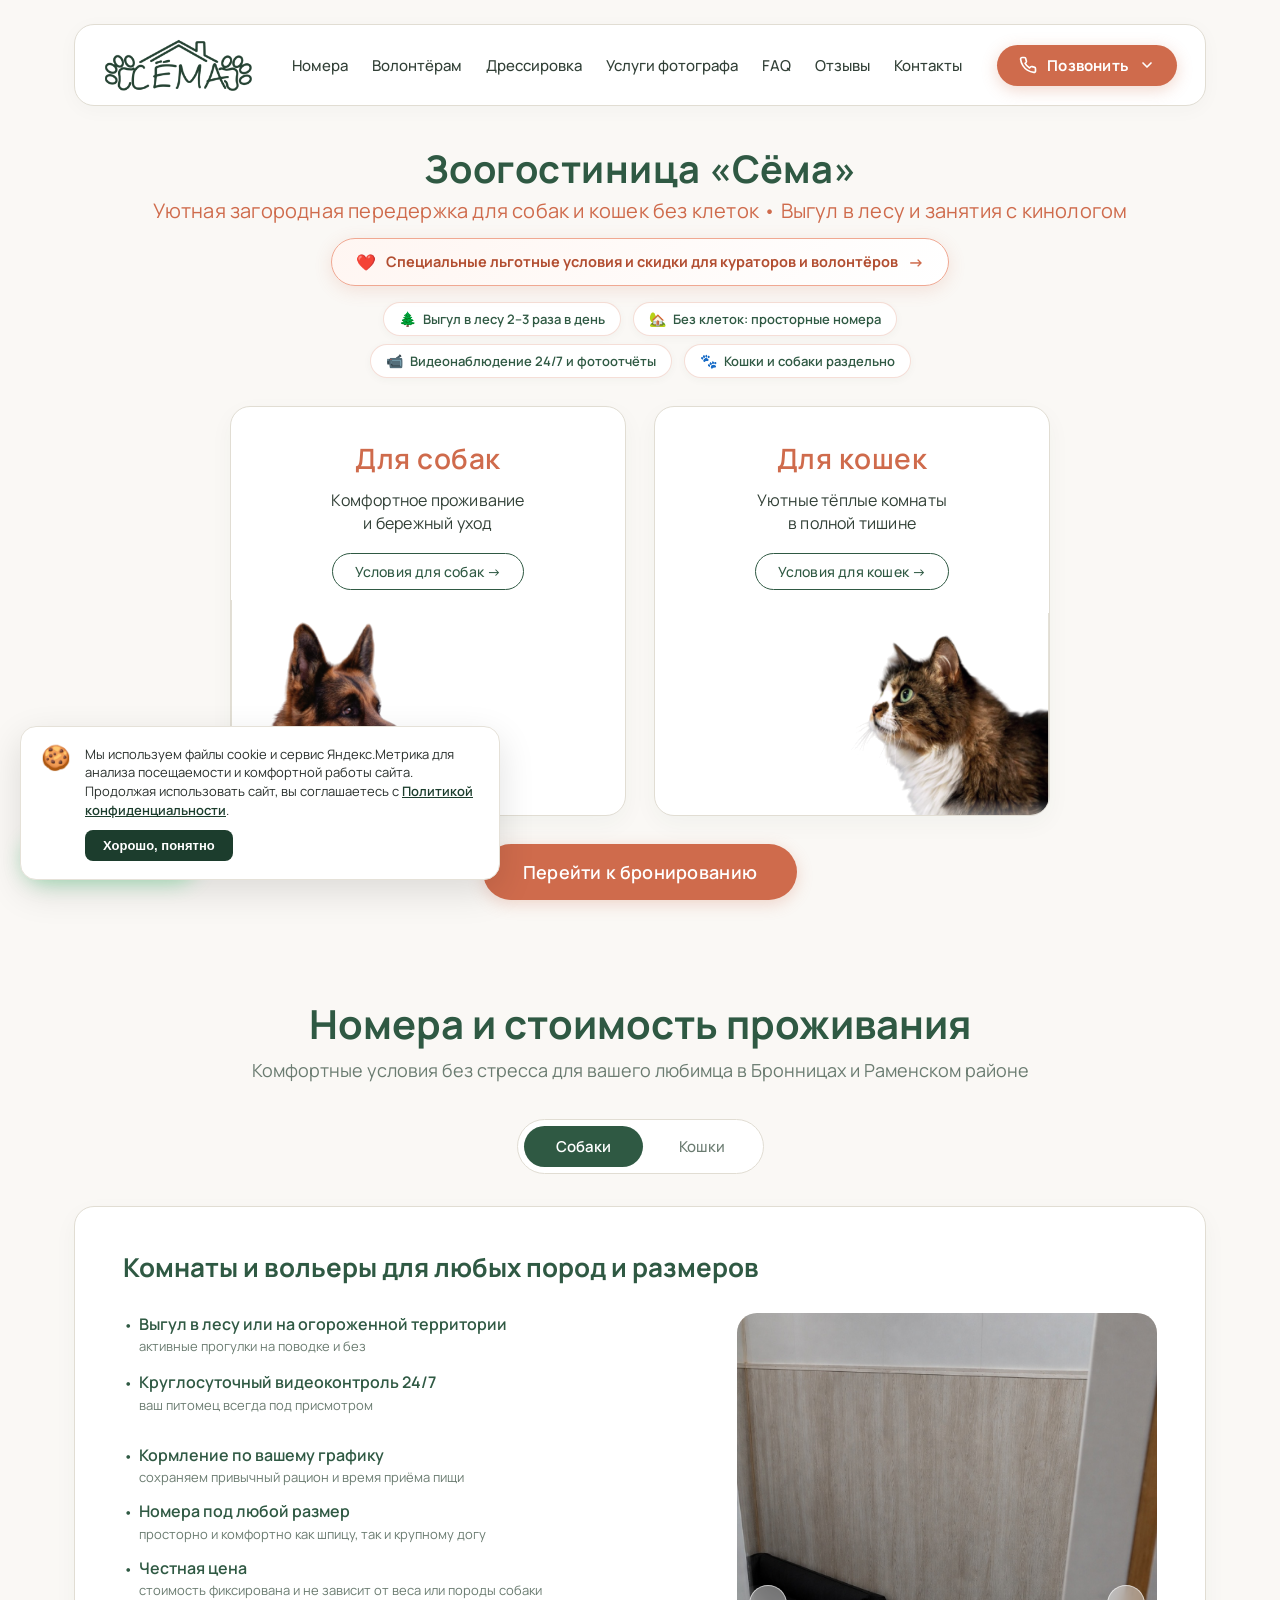
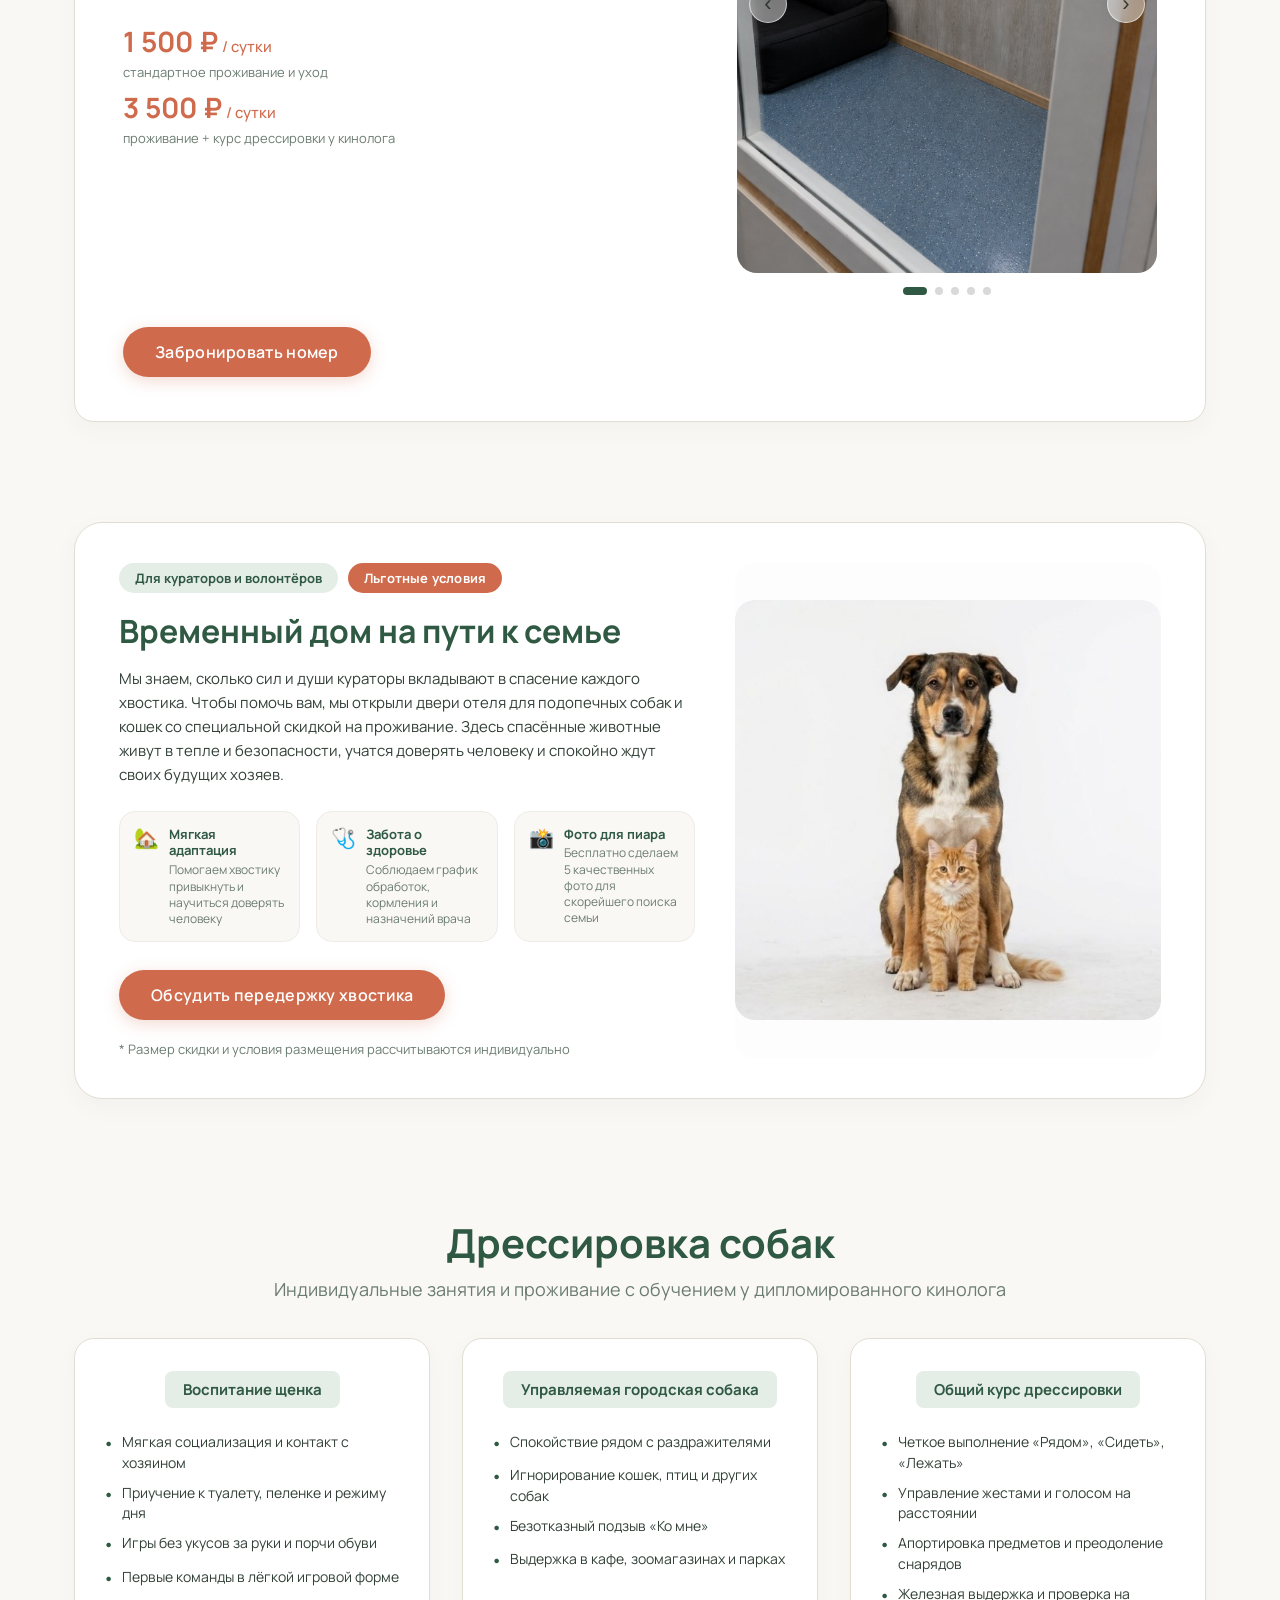
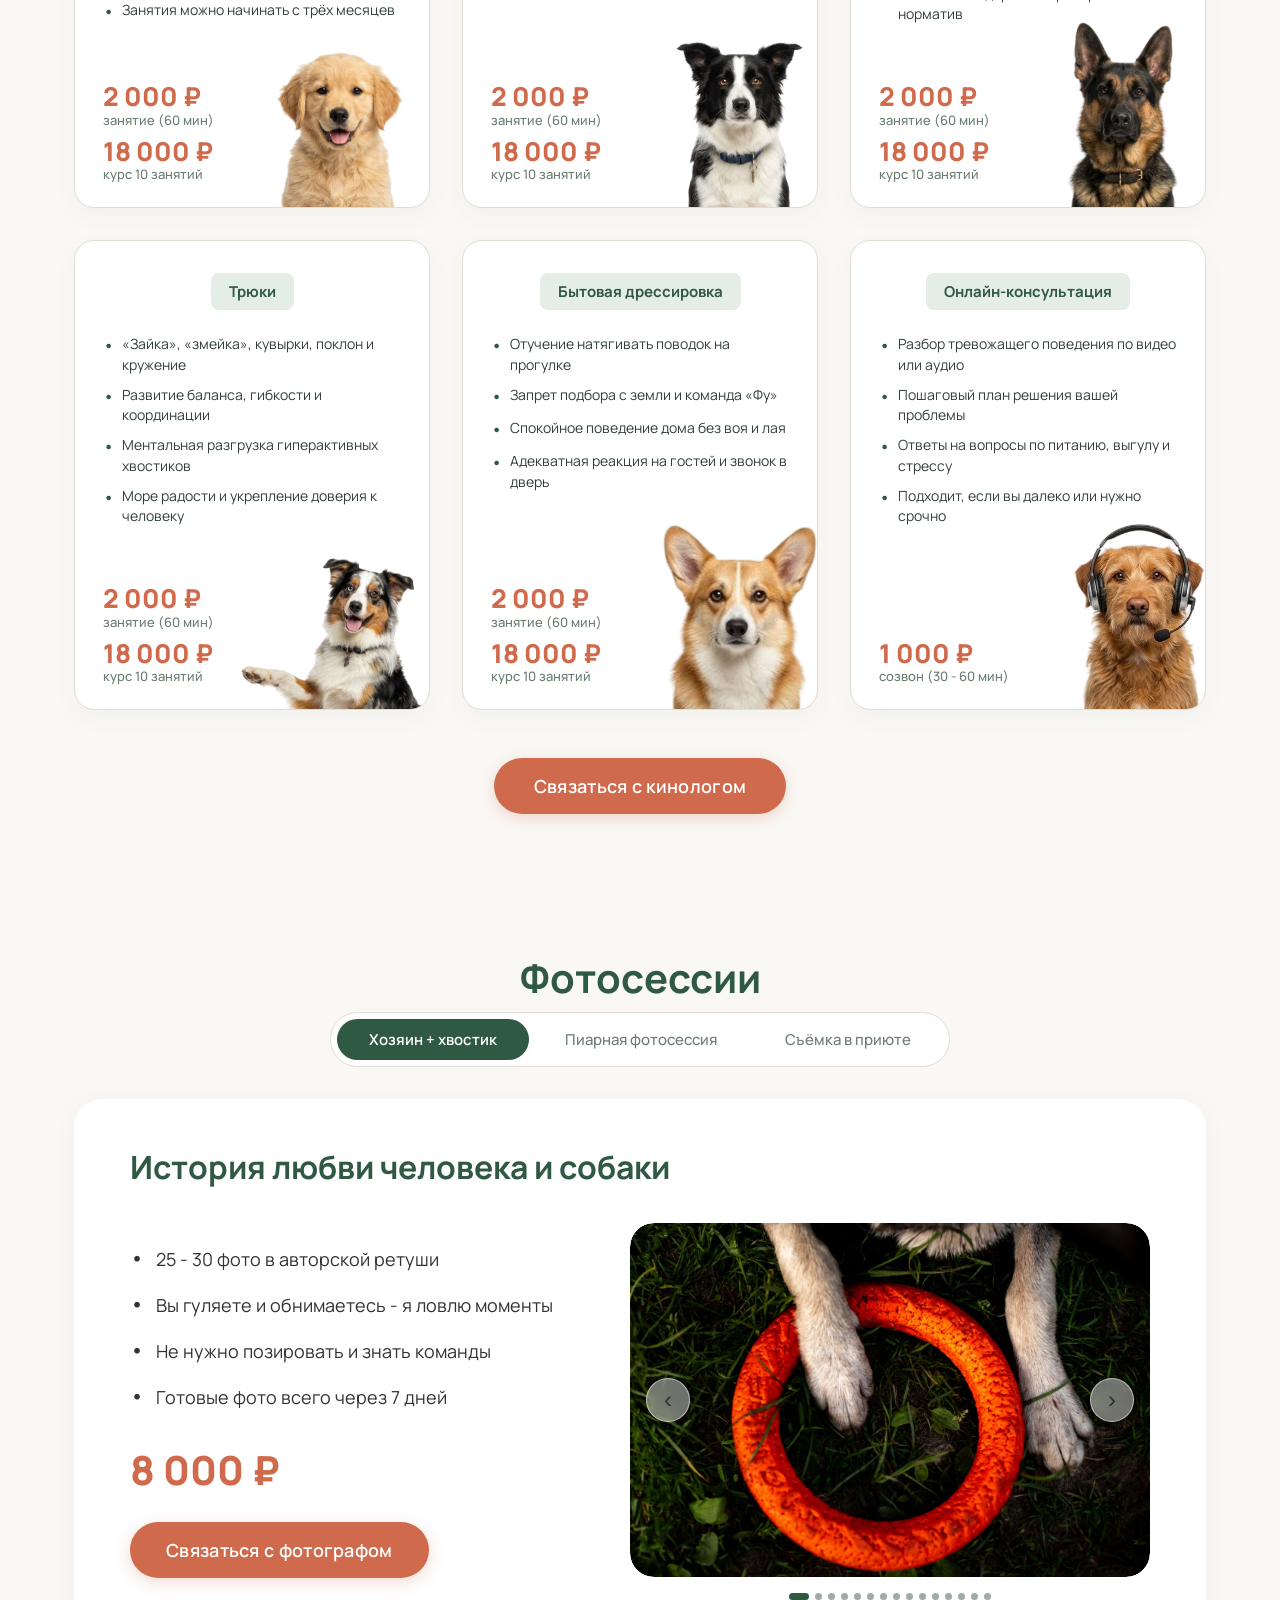
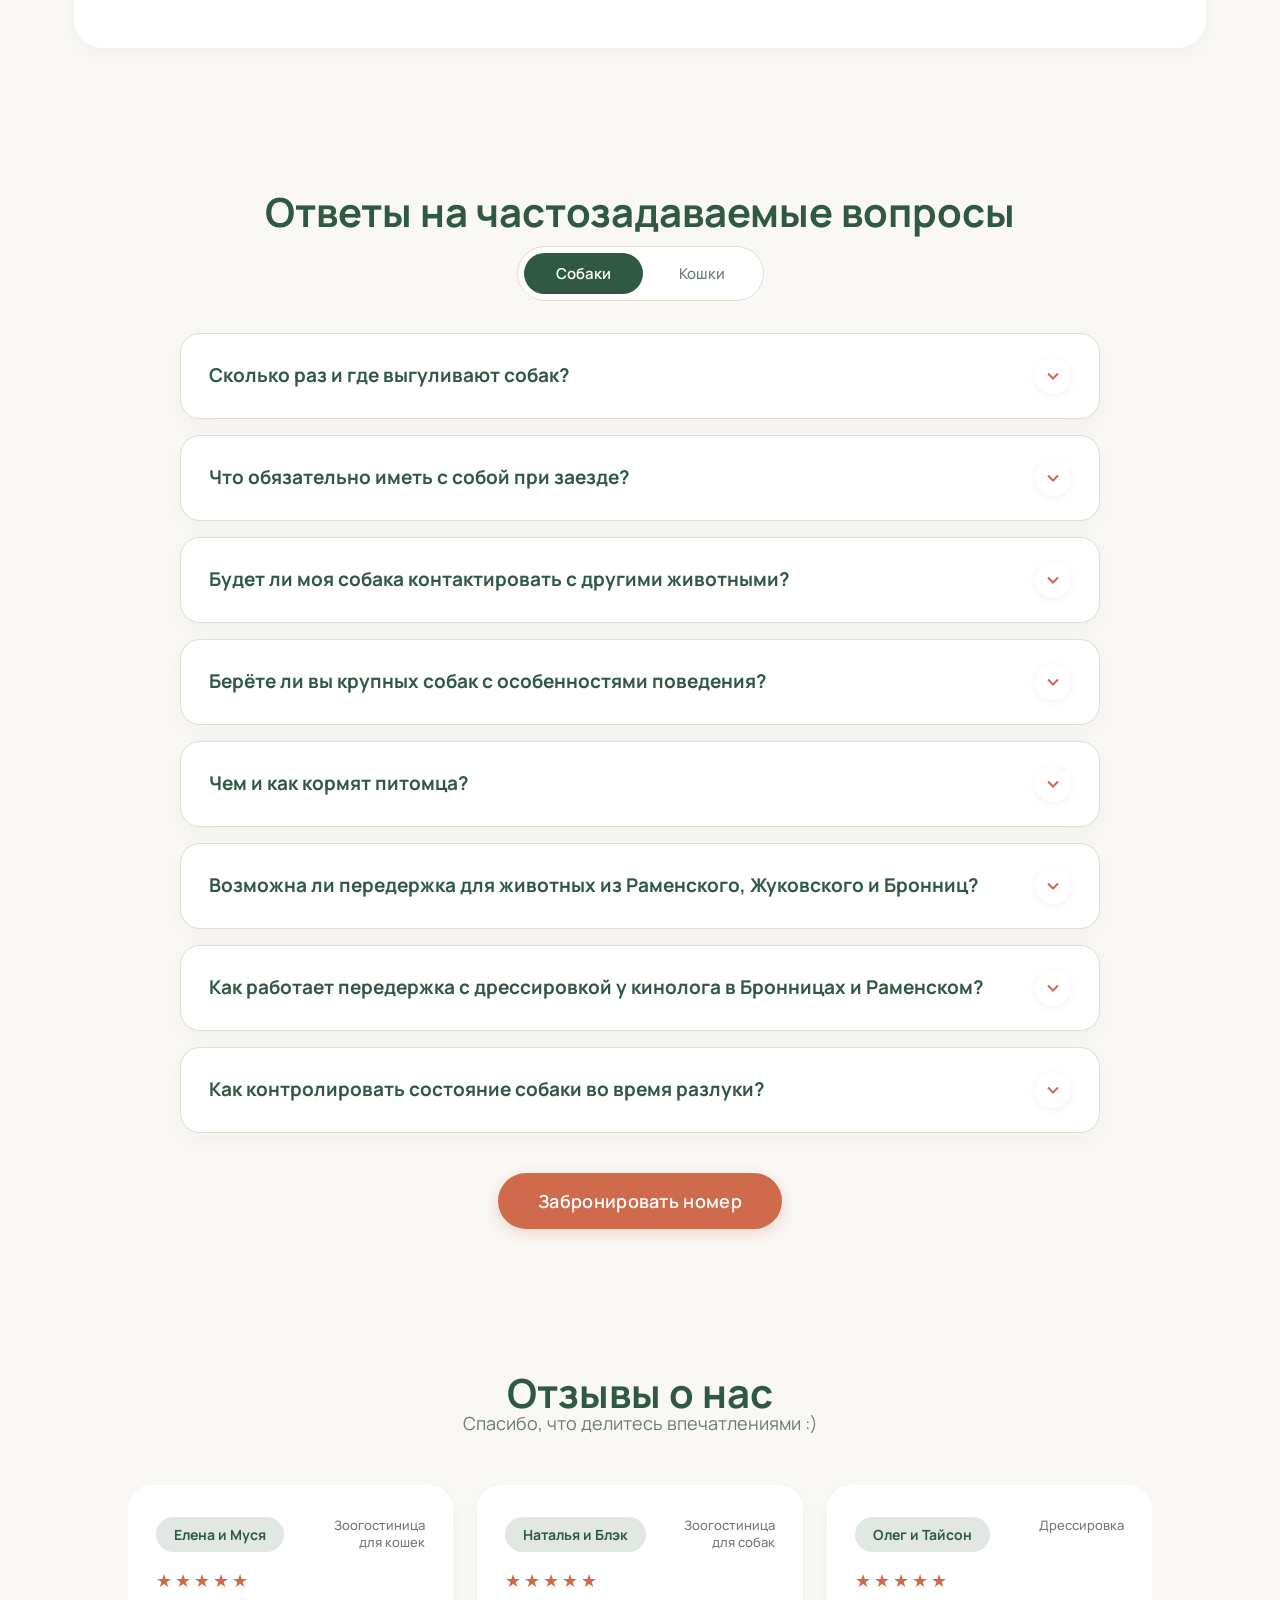
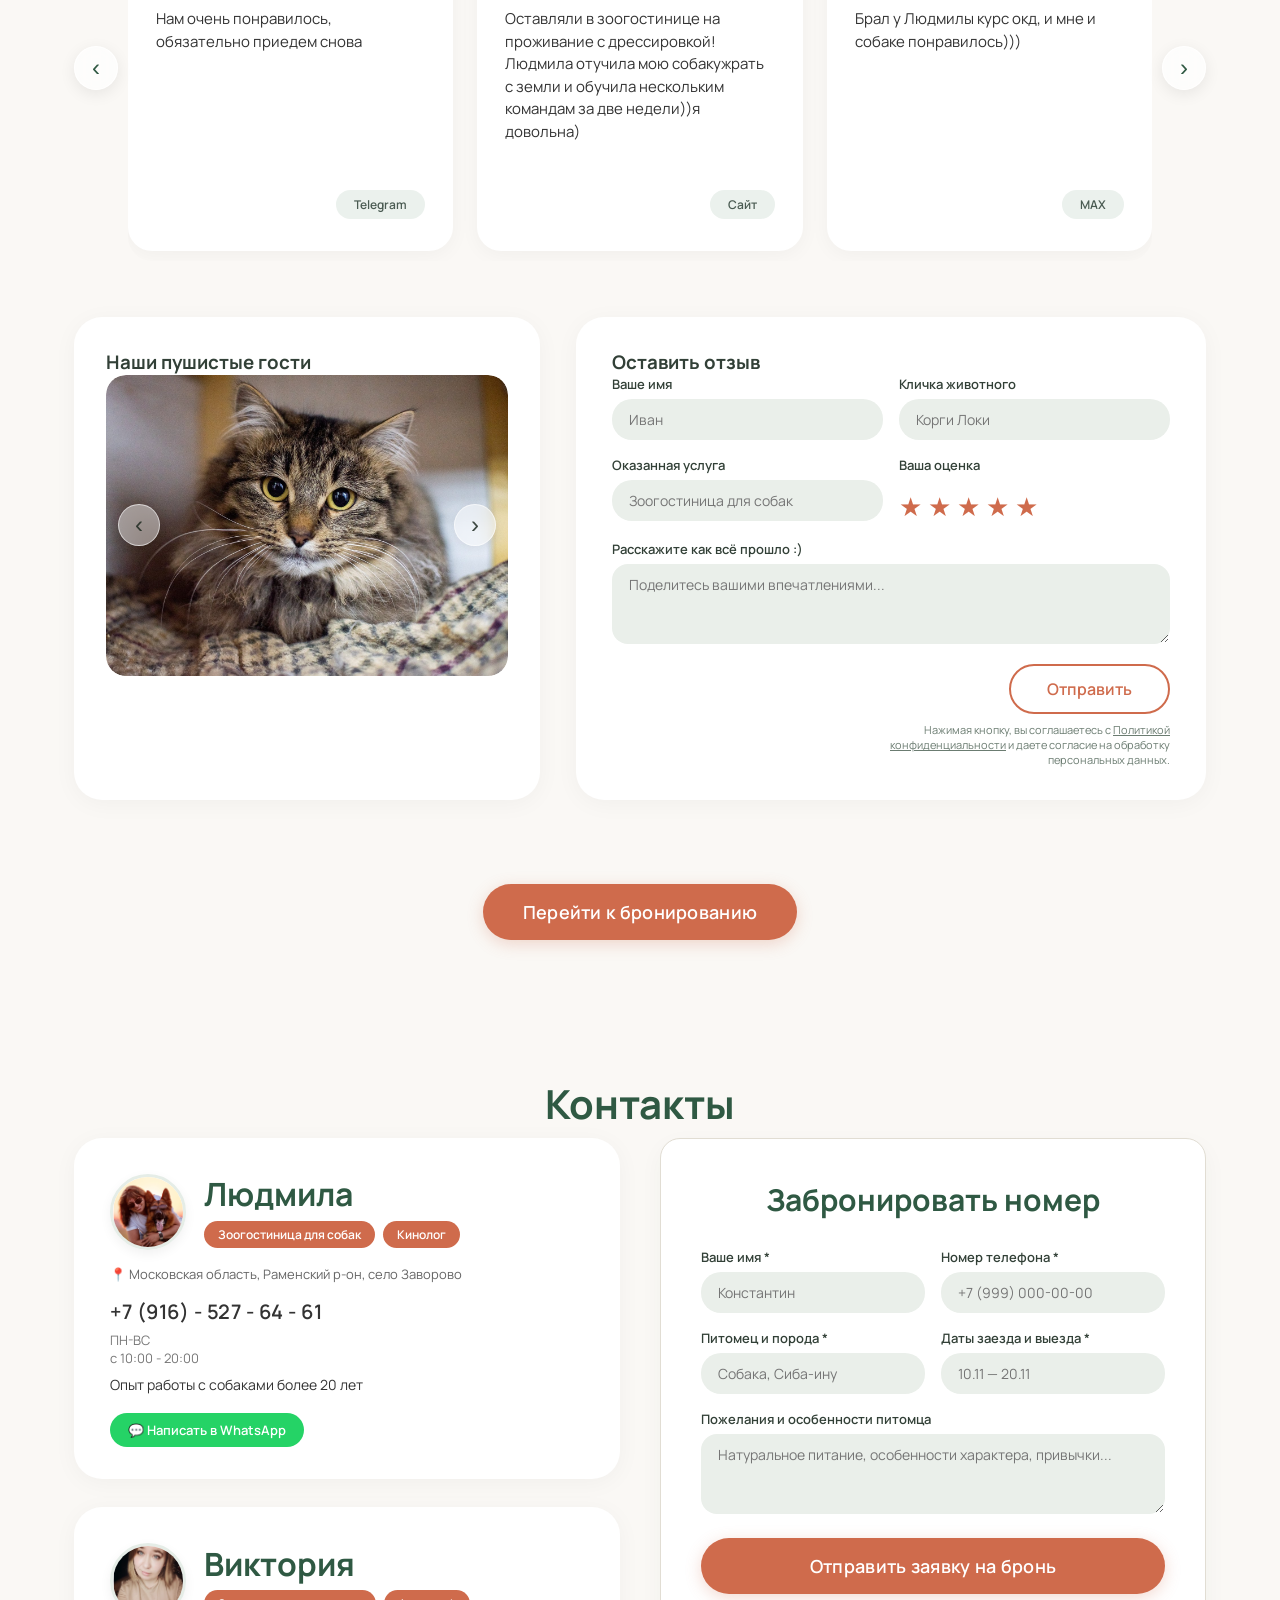
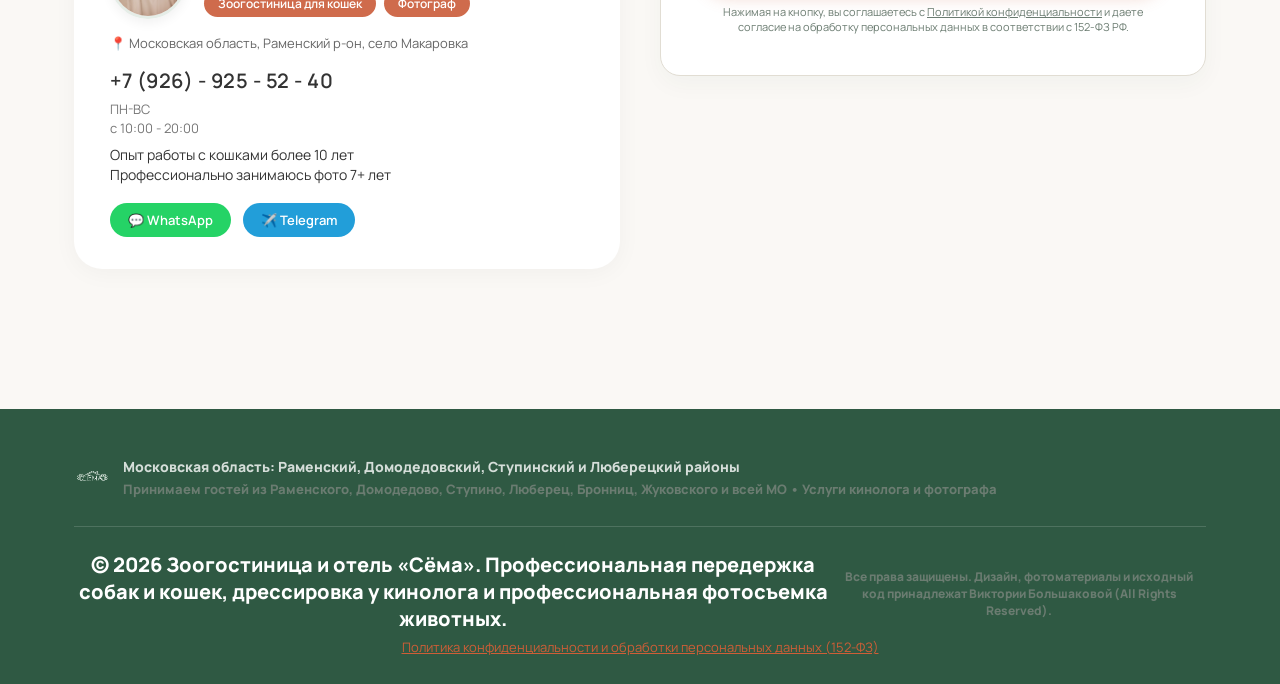
<file: index.html>
<!DOCTYPE html>
<html lang="ru">
<head>
  <meta charset="UTF-8">
  <meta name="viewport" content="width=device-width, initial-scale=1.0">
  <title>Зоогостиница и передержка в Бронницах, Раменском и Жуковском | Отель для собак и кошек «Сёма», дрессировка</title>
  <meta name="description" content="Зоогостиница и передержка для собак и кошек «Сёма» в Бронницах, Раменском и Жуковском (также Домодедово, Ступино, Люберцы). Отель для животных без клеток, передержка с дрессировкой у дипломированного кинолога, выгул в лесу 2–3 раза в день, круглосуточное видеонаблюдение 24/7.">
  <meta name="keywords" content="зоогостиница бронницы, передержка бронницы, передержка собак бронницы, гостиница для кошек бронницы, отель для животных бронницы, передержка кошек бронницы, зоогостиница раменское, передержка для животных раменское, передержка собак раменский район, гостиница для кошек раменское, отель для собак раменское, зоогостиница жуковский, передержка жуковский, зоогостиница для кошек, зоогостиница для собак, передержка для кошек, передержка для собак, дрессировка собак, передержка с дрессировкой бронницы, передержка с дрессировкой раменское, кинолог бронницы, дрессировка собак бронницы, кинолог раменское, зоогостиница домодедово, зоогостиница ступино, зоогостиница люберцы">
  <meta name="robots" content="index, follow">
  <link rel="canonical" href="https://semahotel.ru/">
  <meta name="yandex-verification" content="454bcee51db68f8e" />

  <!-- Управление кэшированием для мобильных браузеров (Safari / Chrome mobile) -->
  <meta http-equiv="Cache-Control" content="no-cache, no-store, must-revalidate">
  <meta http-equiv="Pragma" content="no-cache">
  <meta http-equiv="Expires" content="0">

  <!-- Open Graph (для красивого превью в Telegram, WhatsApp, ВКонтакте, Авито) -->
  <meta property="og:type" content="website">
  <meta property="og:url" content="https://semahotel.ru/">
  <meta property="og:title" content="Зоогостиница и передержка «Сёма» | Бронницы, Раменское, Жуковский">
  <meta property="og:description" content="Уютная передержка и зоогостиница для собак и кошек в Бронницах, Раменском и Жуковском без клеток. Выгул в лесу, видеонаблюдение 24/7, дрессировка собак у кинолога.">
  <meta property="og:image" content="https://semahotel.ru/images/logo_clean_full.png">
  <meta property="og:locale" content="ru_RU">

  <!-- Микроразметка Schema.org для поисковых систем (LocalBusiness + FAQPage) -->
  <script type="application/ld+json">
  {
    "@context": "https://schema.org",
    "@graph": [
      {
        "@type": "LocalBusiness",
        "name": "Зоогостиница, отель и передержка для кошек и собак «Сёма» (Бронницы, Раменское, Жуковский)",
        "image": "https://semahotel.ru/images/logo_clean_full.png",
        "url": "https://semahotel.ru/",
        "telephone": ["+79165276461", "+79269255240"],
        "priceRange": "$$",
        "description": "Профессиональная зоогостиница и передержка для собак и кошек без клеток, передержка с дрессировкой у кинолога, воспитание собак и фотосъемка в Бронницах, Раменском, Жуковском, Домодедово и окрестностях.",
        "areaServed": [
          "городской округ Бронницы",
          "городской округ Раменское",
          "Раменский район",
          "городской округ Жуковский",
          "городской округ Домодедово",
          "городской округ Ступино",
          "городской округ Люберцы",
          "Московская область"
        ],
        "address": [
          {
            "@type": "PostalAddress",
            "addressCountry": "RU",
            "addressRegion": "Московская область",
            "addressLocality": "Бронницы / Раменский район"
          }
        ],
        "openingHoursSpecification": [
          {
            "@type": "OpeningHoursSpecification",
            "dayOfWeek": [
              "Monday", "Tuesday", "Wednesday", "Thursday", "Friday", "Saturday", "Sunday"
            ],
            "opens": "10:00",
            "closes": "20:00"
          }
        ]
      },
      {
        "@type": "FAQPage",
        "mainEntity": [
          {
            "@type": "Question",
            "name": "Возможна ли передержка для животных и зоогостиница из Раменского, Жуковского и Бронниц?",
            "acceptedAnswer": {
              "@type": "Answer",
              "text": "Мы с радостью принимаем питомцев со всей Московской области: Раменское, Жуковский, Бронницы, Домодедово, Ступино, Люберцы и окрестности. Предоставляем просторные номера без клеток и услугу бережного зоотакси."
            }
          },
          {
            "@type": "Question",
            "name": "Чем зоогостиница «Сёма» отличается от обычной домашней передержки животных?",
            "acceptedAnswer": {
              "@type": "Answer",
              "text": "Никаких клеток и тесных боксов! Просторные отапливаемые номера, видеонаблюдение 24/7, собственный выгул в лесу 2–3 раза в день, ежедневная дезинфекция и кварцевание, контроль ветеринарного графика и дипломированный кинолог на территории."
            }
          },
          {
            "@type": "Question",
            "name": "Слышат ли кошки лай собак в гостинице?",
            "acceptedAnswer": {
              "@type": "Answer",
              "text": "Нет, кошки и собаки проживают на абсолютно разных территориях в изолированных филиалах отеля и никак не пересекаются и не слышат друг друга."
            }
          },
          {
            "@type": "Question",
            "name": "Как работает передержка собак с дрессировкой у кинолога в Бронницах и Раменском?",
            "acceptedAnswer": {
              "@type": "Answer",
              "text": "Доступна услуга «Передержка с дрессировкой»: собака живёт в зоогостинице и ежедневно индивидуально занимается с кинологом по курсу послушания, УГС, ОКД или коррекции поведения (3 500 ₽ / сутки)."
            }
          },
          {
            "@type": "Question",
            "name": "Проводятся ли профессиональные фотосессии животных?",
            "acceptedAnswer": {
              "@type": "Answer",
              "text": "Да, профессиональный фотограф животных Виктория проводит персональные фотосессии (хозяин + питомец), съёмки для постояльцев и пиарные кадры для приютов."
            }
          },
          {
            "@type": "Question",
            "name": "Сколько стоит проживание питомца в отеле?",
            "acceptedAnswer": {
              "@type": "Answer",
              "text": "Проживание кошек — от 600 ₽ / сутки. Проживание собак — от 1 500 ₽ / сутки (цена фиксирована и не зависит от веса собаки), проживание с курсом дрессировки у кинолога — 3 500 ₽ / сутки."
            }
          }
        ]
      }
    ]
  }
  </script>

  <link rel="preconnect" href="https://fonts.googleapis.com">
  <link rel="preconnect" href="https://fonts.gstatic.com" crossorigin>
  <link href="https://fonts.googleapis.com/css2?family=Manrope:wght@400;500;600;700;800&display=swap" rel="stylesheet">
  <link rel="icon" type="image/x-icon" href="favicon.ico?v=20261010_sema">
  <link rel="icon" type="image/png" sizes="32x32" href="favicon-32x32.png?v=20261010_sema">
  <link rel="icon" type="image/png" sizes="16x16" href="favicon-16x16.png?v=20261010_sema">
  <link rel="apple-touch-icon" sizes="180x180" href="apple-touch-icon.png?v=20261010_sema">
  <link rel="stylesheet" href="styles.css?v=20261009_09">
</head>
<body>

  <!-- Блок 1. Шапка (Header) -->
  <header class="site-header" id="header">
    <div class="container">
      <div class="header-inner">
        <!-- Логотип -->
        <a href="#header" class="header-logo" aria-label="Зоогостиница Сёма - на главную">
          <img src="images/logo_clean_full.png" alt="Зоогостиница «Сёма»">
        </a>

        <!-- Навигация (для десктопа в шапке / на мобильном выдвижная шторка) -->
        <nav class="header-nav" id="headerNav" aria-label="Основная навигация">
          <div class="mobile-nav-header">
            <span class="mobile-nav-title">Меню</span>
            <button class="mobile-nav-close" id="mobileNavCloseBtn" aria-label="Закрыть меню">✕</button>
          </div>
          <ul class="nav-list">
            <li><a href="#rooms" class="nav-link">Номера</a></li>
            <li><a href="#volunteer" class="nav-link">Волонтёрам</a></li>
            <li><a href="#training" class="nav-link">Дрессировка</a></li>
            <li><a href="#photoshoot" class="nav-link">Услуги фотографа</a></li>
            <li><a href="#faq" class="nav-link">FAQ</a></li>
            <li><a href="#reviews" class="nav-link">Отзывы</a></li>
            <li><a href="#contacts" class="nav-link">Контакты</a></li>
          </ul>

          <!-- Контакты внутри мобильного меню -->
          <div class="nav-mobile-contacts">
            <div class="mobile-contact-title">Связаться с нами:</div>
            <a href="tel:+79165276461" class="mobile-contact-link">
              <span>🐶 Филиал для собак (Людмила)</span>
              <strong>+7 (916) 527-64-61</strong>
            </a>
            <a href="tel:+79269255240" class="mobile-contact-link">
              <span>🐱 Филиал для кошек (Виктория)</span>
              <strong>+7 (926) 925-52-40</strong>
            </a>
          </div>
        </nav>

        <!-- Затемняющий оверлей для мобильного меню -->
        <div class="menu-backdrop" id="menuBackdrop"></div>

        <!-- Кнопка Позвонить (бейдж с выпадающим выбором филиала) -->
        <div class="header-call-dropdown" id="headerCallDropdown">
          <button class="header-call-badge" id="callBadgeBtn" aria-expanded="false" aria-label="Позвонить в отель">
            <svg class="call-badge-icon" viewBox="0 0 24 24" fill="none" stroke="currentColor" stroke-width="2.2" stroke-linecap="round" stroke-linejoin="round">
              <path d="M22 16.92v3a2 2 0 0 1-2.18 2 19.79 19.79 0 0 1-8.63-3.07 19.5 19.5 0 0 1-6-6 19.79 19.79 0 0 1-3.07-8.67A2 2 0 0 1 4.11 2h3a2 2 0 0 1 2 1.72 12.84 12.84 0 0 0 .7 2.81 2 2 0 0 1-.45 2.11L8.09 9.91a16 16 0 0 0 6 6l1.27-1.27a2 2 0 0 1 2.11-.45 12.84 12.84 0 0 0 2.81.7A2 2 0 0 1 22 16.92z"></path>
            </svg>
            <span class="call-badge-text">Позвонить</span>
            <svg class="call-badge-arrow" viewBox="0 0 24 24" fill="none" stroke="currentColor" stroke-width="2.5" stroke-linecap="round" stroke-linejoin="round">
              <polyline points="6 9 12 15 18 9"></polyline>
            </svg>
          </button>

          <!-- Выпадающее меню с выбором филиала -->
          <div class="call-menu" id="callMenu">
            <a href="tel:+79165276461" class="call-menu-item">
              <span class="call-item-icon">🐶</span>
              <div class="call-item-info">
                <span class="call-item-title">Филиал для собак</span>
                <span class="call-item-phone">+7 (916) 527-64-61</span>
                <span class="call-item-name">Куратор Людмила</span>
              </div>
            </a>
            <div class="call-menu-divider"></div>
            <a href="tel:+79269255240" class="call-menu-item">
              <span class="call-item-icon">🐱</span>
              <div class="call-item-info">
                <span class="call-item-title">Филиал для кошек</span>
                <span class="call-item-phone">+7 (926) 925-52-40</span>
                <span class="call-item-name">Куратор Виктория</span>
              </div>
            </a>
          </div>
        </div>

        <!-- Кнопка мобильного меню -->
        <button class="mobile-menu-btn" aria-label="Открыть меню" id="mobileMenuBtn">
          <svg class="burger-icon" viewBox="0 0 24 24" fill="none" stroke="currentColor" stroke-width="2.2" stroke-linecap="round">
            <line class="line-1" x1="3" y1="6" x2="21" y2="6"></line>
            <line class="line-2" x1="3" y1="12" x2="21" y2="12"></line>
            <line class="line-3" x1="3" y1="18" x2="21" y2="18"></line>
          </svg>
        </button>
      </div>
    </div>
  </header>

  <main>
    <!-- Блок 2. Главный экран (Hero) -->
    <section class="hero-section" id="hero">
      <div class="container">
        <!-- Заголовок и подзаголовок -->
        <div class="hero-header">
          <h1 class="hero-title">Зоогостиница «Сёма»</h1>
          <p class="hero-subtitle">Уютная загородная передержка для собак и кошек без клеток • Выгул в лесу и занятия с кинологом</p>
          <div class="hero-volunteer-wrapper">
            <a href="#volunteer" class="hero-volunteer-teaser" aria-label="Специальные условия для волонтёров">
              <span class="h-vol-heart">❤️</span>
              <span class="h-vol-text">Специальные льготные условия и скидки для кураторов и волонтёров</span>
              <span class="h-vol-arrow">→</span>
            </a>
          </div>

          <!-- Ключевые преимущества (Снимают страхи клиента за 3 секунды) -->
          <div class="hero-trust-badges">
            <div class="trust-badge-item">
              <span class="trust-badge-icon">🌲</span>
              <span>Выгул в лесу 2–3 раза в день</span>
            </div>
            <div class="trust-badge-item">
              <span class="trust-badge-icon">🏡</span>
              <span>Без клеток: просторные номера</span>
            </div>
            <div class="trust-badge-item">
              <span class="trust-badge-icon">📹</span>
              <span>Видеонаблюдение 24/7 и фотоотчёты</span>
            </div>
            <div class="trust-badge-item">
              <span class="trust-badge-icon">🐾</span>
              <span>Кошки и собаки раздельно</span>
            </div>
          </div>
        </div>

        <!-- Сетка карточек -->
        <div class="hero-grid">
          <!-- Карточка: Для собак -->
          <div class="hero-card" id="heroCardDog" data-room-tab="dogs" role="button" tabindex="0">
            <h2 class="hero-card-title">Для собак</h2>
            <p class="hero-card-desc">Комфортное проживание<br>и бережный уход</p>
            <a href="#rooms" class="hero-card-btn" data-room-tab="dogs">Условия для собак →</a>
            <div class="hero-card-img-wrap dog-wrap">
              <img src="images/hero_dog_exact_mock.png" alt="Овчарка" class="hero-card-img">
            </div>
          </div>

          <!-- Карточка: Для кошек -->
          <div class="hero-card" id="heroCardCat" data-room-tab="cats" role="button" tabindex="0">
            <h2 class="hero-card-title">Для кошек</h2>
            <p class="hero-card-desc">Уютные тёплые комнаты<br>в полной тишине</p>
            <a href="#rooms" class="hero-card-btn" data-room-tab="cats">Условия для кошек →</a>
            <div class="hero-card-img-wrap cat-wrap">
              <img src="images/hero_cat_exact_mock.png" alt="Кот" class="hero-card-img">
            </div>
          </div>
        </div>

        <!-- Кнопка перехода к бронированию -->
        <div class="hero-cta">
          <a href="#contacts" class="btn-primary">Перейти к бронированию</a>
        </div>
      </div>
    </section>
    <!-- Блок 3. Номера и стоимость проживания -->
    <section class="rooms-section" id="rooms">
      <div class="container">
        <div class="section-header">
          <h2 class="section-title">Номера и стоимость проживания</h2>
          <p class="section-subtitle">Комфортные условия без стресса для вашего любимца в Бронницах и Раменском районе</p>
        </div>

        <!-- Переключатель -->
        <div class="tab-switcher">
          <button class="tab-btn active" data-tab="dogs">Собаки</button>
          <button class="tab-btn" data-tab="cats">Кошки</button>
        </div>

        <!-- Контент карточки -->
        <div class="rooms-card">

          <!-- === СОБАКИ === -->
          <div class="rooms-content active" id="tab-dogs">
            <h3 class="rooms-card-title">Комнаты и вольеры для любых пород и размеров</h3>
            <div class="rooms-split">
              <!-- Левая колонка: текст -->
              <div class="rooms-info">
                <ul class="rooms-features">
                  <li>
                    <strong>Выгул в лесу или на огороженной территории</strong>
                    <span>активные прогулки на поводке и без</span>
                  </li>
                  <li>
                    <strong>Круглосуточный видеоконтроль 24/7</strong>
                    <span>ваш питомец всегда под присмотром</span>
                  </li>
                  <div class="spoiler-hidden-content" id="roomsDogExtra">
                    <li style="margin-top: 14px;">
                       <strong>Кормление по вашему графику</strong>
                       <span>сохраняем привычный рацион и время приёма пищи</span>
                    </li>
                    <li style="margin-top: 14px;">
                       <strong>Номера под любой размер</strong>
                       <span>просторно и комфортно как шпицу, так и крупному догу</span>
                    </li>
                    <li style="margin-top: 14px;">
                       <strong>Честная цена</strong>
                       <span>стоимость фиксирована и не зависит от веса или породы собаки</span>
                    </li>
                  </div>
                </ul>
                <button type="button" class="btn-spoiler-toggle" data-target="roomsDogExtra" data-text-default="Показать все условия (ещё 3) ▾" data-text-active="Скрыть условия ▴">Показать все условия (ещё 3) ▾</button>
                <div class="rooms-prices">
                  <div class="price-item">
                    <span class="price-value">1 500 ₽</span>
                    <span class="price-unit">/ сутки</span>
                    <span class="price-desc">стандартное проживание и уход</span>
                  </div>
                  <div class="price-item">
                    <span class="price-value">3 500 ₽</span>
                    <span class="price-unit">/ сутки</span>
                    <span class="price-desc">проживание + курс дрессировки у кинолога</span>
                  </div>
                </div>
              </div>

              <!-- Правая колонка: карусель в мобильном аккордеоне -->
              <div class="rooms-gallery-accordion">
                <button type="button" class="rooms-gallery-toggle" data-target="dogGalleryAccordion" aria-expanded="false">
                  <span class="r-toggle-icon">📷</span>
                  <span class="r-toggle-text">Посмотреть фотографии номеров</span>
                  <span class="r-toggle-badge">5 фото</span>
                  <svg class="r-toggle-chevron" width="18" height="18" viewBox="0 0 24 24" fill="none" stroke="currentColor" stroke-width="2.5" stroke-linecap="round" stroke-linejoin="round">
                    <polyline points="6 9 12 15 18 9"></polyline>
                  </svg>
                </button>
                <div class="rooms-gallery-body" id="dogGalleryAccordion">
                  <div class="rooms-slider">
                    <div class="slider-track" id="dogSlider">
                      <div class="slide active">
                        <img src="images/rooms_dog/room_dog_01.jpg?v=20261009_new_dog_rooms" alt="Номер для собаки с лежанкой" loading="lazy">
                      </div>
                      <div class="slide">
                        <img src="images/rooms_dog/room_dog_02.jpg?v=20261009_new_dog_rooms" alt="Коридор и вход в номера для собак" loading="lazy">
                      </div>
                      <div class="slide">
                        <img src="images/rooms_dog/room_dog_03.jpg?v=20261009_new_dog_rooms" alt="Номер для собаки с окном и видеонаблюдением" loading="lazy">
                      </div>
                      <div class="slide">
                        <img src="images/rooms_dog/room_dog_04.jpg?v=20261009_new_dog_rooms" alt="Огороженная прогулочная территория в лесу" loading="lazy">
                      </div>
                      <div class="slide">
                        <img src="images/rooms_dog/room_dog_05.jpg?v=20261009_new_dog_rooms" alt="Калитка и выход на лесную территорию для выгула" loading="lazy">
                      </div>
                    </div>
                    <button class="slider-arrow prev" data-slider="dogSlider">&#8249;</button>
                    <button class="slider-arrow next" data-slider="dogSlider">&#8250;</button>
                    <div class="slider-dots" id="dogDots">
                      <span class="dot active"></span>
                      <span class="dot"></span>
                      <span class="dot"></span>
                      <span class="dot"></span>
                      <span class="dot"></span>
                    </div>
                  </div>
                </div>
              </div>

              <a href="#contacts" class="btn-primary rooms-btn">Забронировать номер</a>
            </div>
          </div>

          <!-- === КОШКИ === -->
          <div class="rooms-content" id="tab-cats">
            <h3 class="rooms-card-title">Свобода движения в просторных комнатах</h3>
            <div class="rooms-split">
              <!-- Левая колонка: текст -->
              <div class="rooms-info">
                <ul class="rooms-features">
                  <li>
                    <strong>Лежанка, миски, лотки, игрушки — всё есть</strong>
                    <span>но можно привезти и своё</span>
                  </li>
                  <li>
                    <strong>Подстраиваемся под характер и привычки</strong>
                    <span>любит ласку — будем гладить, любит одиночество — не навязываемся</span>
                  </li>
                  <div class="spoiler-hidden-content" id="roomsCatExtra">
                    <li style="margin-top: 14px;">
                      <strong>Чистота и обеззараживание</strong>
                      <span>тщательно убираем и кварцуем помещение перед каждым постояльцем</span>
                    </li>
                    <li style="margin-top: 14px;">
                      <strong>Отапливаемые номера с сетками антикошка</strong>
                      <span>зимой тепло, летом свежий воздух</span>
                    </li>
                  </div>
                </ul>
                <button type="button" class="btn-spoiler-toggle" data-target="roomsCatExtra" data-text-default="Показать все условия (ещё 2) ▾" data-text-active="Скрыть условия ▴">Показать все условия (ещё 2) ▾</button>
                <div class="rooms-prices">
                  <div class="price-item">
                    <span class="price-value">600 ₽</span>
                    <span class="price-unit">/ сутки</span>
                    <span class="price-desc">стандартное проживание и уход + ваш корм</span>
                  </div>
                </div>
              </div>

              <!-- Правая колонка: карусель номеров для кошек в мобильном аккордеоне -->
              <div class="rooms-gallery-accordion">
                <button type="button" class="rooms-gallery-toggle" data-target="catGalleryAccordion" aria-expanded="false">
                  <span class="r-toggle-icon">📷</span>
                  <span class="r-toggle-text">Посмотреть фотографии номеров</span>
                  <span class="r-toggle-badge">6 фото</span>
                  <svg class="r-toggle-chevron" width="18" height="18" viewBox="0 0 24 24" fill="none" stroke="currentColor" stroke-width="2.5" stroke-linecap="round" stroke-linejoin="round">
                    <polyline points="6 9 12 15 18 9"></polyline>
                  </svg>
                </button>
                <div class="rooms-gallery-body" id="catGalleryAccordion">
                  <div class="rooms-slider">
                    <div class="slider-track" id="catSlider">
                      <div class="slide active">
                        <img src="images/rooms_cat/room_cat_01.jpg?v=20261009_interior" alt="Номер для кошек" loading="lazy">
                      </div>
                      <div class="slide">
                        <img src="images/rooms_cat/room_cat_02.jpg?v=20261009_interior" alt="Номер для кошек" loading="lazy">
                      </div>
                      <div class="slide">
                        <img src="images/rooms_cat/room_cat_03.jpg?v=20261009_interior" alt="Номер для кошек" loading="lazy">
                      </div>
                      <div class="slide">
                        <img src="images/rooms_cat/room_cat_04.jpg?v=20261009_interior" alt="Номер для кошек" loading="lazy">
                      </div>
                      <div class="slide">
                        <img src="images/rooms_cat/room_cat_05.jpg?v=20261009_interior" alt="Номер для кошек" loading="lazy">
                      </div>
                      <div class="slide">
                        <img src="images/rooms_cat/room_cat_06.jpg?v=20261009_interior" alt="Домик и территория филиала для кошек" loading="lazy">
                      </div>
                    </div>
                    <button class="slider-arrow prev" data-slider="catSlider">&#8249;</button>
                    <button class="slider-arrow next" data-slider="catSlider">&#8250;</button>
                    <div class="slider-dots" id="catDots">
                      <span class="dot active"></span>
                      <span class="dot"></span>
                      <span class="dot"></span>
                      <span class="dot"></span>
                      <span class="dot"></span>
                      <span class="dot"></span>
                    </div>
                  </div>
                </div>
              </div>

              <a href="#contacts" class="btn-primary rooms-btn">Забронировать номер</a>
            </div>
          </div>

        </div><!-- /.rooms-card -->
      </div>
    </section>

    <!-- Блок 3.5. Помощь хвостикам / Для кураторов и волонтёров -->
    <section class="volunteer-section" id="volunteer">
      <div class="container">
        <div class="volunteer-banner">
          <div class="volunteer-content">
            <div class="volunteer-badge-row">
              <span class="badge-volunteer">Для кураторов и волонтёров</span>
              <span class="badge-volunteer-discount">Льготные условия</span>
            </div>
            <h2 class="volunteer-title">Временный дом на пути к семье</h2>
            <p class="volunteer-desc">
              Мы знаем, сколько сил и души кураторы вкладывают в спасение каждого хвостика. Чтобы помочь вам, мы открыли двери отеля для подопечных собак и кошек со специальной скидкой на проживание. Здесь спасённые животные живут в тепле и безопасности, учатся доверять человеку и спокойно ждут своих будущих хозяев.
            </p>
            <div class="volunteer-features">
              <div class="volunteer-feature-item">
                <span class="v-feature-icon">🏡</span>
                <div class="v-feature-text">
                  <strong>Мягкая адаптация</strong>
                  <span>Помогаем хвостику привыкнуть и научиться доверять человеку</span>
                </div>
              </div>
              <div class="volunteer-feature-item">
                <span class="v-feature-icon">🩺</span>
                <div class="v-feature-text">
                  <strong>Забота о здоровье</strong>
                  <span>Соблюдаем график обработок, кормления и назначений врача</span>
                </div>
              </div>
              <div class="volunteer-feature-item">
                <span class="v-feature-icon">📸</span>
                <div class="v-feature-text">
                  <strong>Фото для пиара</strong>
                  <span>Бесплатно сделаем 5 качественных фото для скорейшего поиска семьи</span>
                </div>
              </div>
            </div>
            <div class="volunteer-cta-row">
              <a href="#contacts" class="btn-primary btn-volunteer">Обсудить передержку хвостика</a>
              <span class="volunteer-note">* Размер скидки и условия размещения рассчитываются индивидуально</span>
            </div>
          </div>
          <div class="volunteer-img-wrap">
            <img src="images/volunteer_pets.jpg" alt="Помощь волонтёрским собакам и кошкам" class="volunteer-img">
          </div>
        </div>
      </div>
    </section>

    <!-- Блок 4. Дрессировка собак -->
    <section class="training-section" id="training">
      <div class="container">
        <div class="section-header">
          <h2 class="section-title">Дрессировка собак</h2>
          <p class="section-subtitle">Индивидуальные занятия и проживание с обучением у дипломированного кинолога</p>
        </div>

        <div class="training-grid">
          <!-- Карточка 1: Воспитание щенка -->
          <div class="training-card">
            <div class="training-card-header">
              <div class="badge-sage">Воспитание щенка</div>
              <div class="training-card-mobile-preview">
                <span class="t-price-preview">от 2 000 ₽</span>
                <span class="chevron-icon">
                  <svg width="20" height="20" viewBox="0 0 24 24" fill="none" stroke="currentColor" stroke-width="2.5"><polyline points="6 9 12 15 18 9"></polyline></svg>
                </span>
              </div>
            </div>
            <div class="training-card-body">
              <ul class="training-bullets">
                <li>Мягкая социализация и контакт с хозяином</li>
                <li>Приучение к туалету, пеленке и режиму дня</li>
                <li>Игры без укусов за руки и порчи обуви</li>
                <li>Первые команды в лёгкой игровой форме</li>
                <li>Занятия можно начинать с трёх месяцев</li>
              </ul>
              <div class="training-prices">
                <div class="training-price-row">
                  <span class="t-price">2 000 ₽</span>
                  <span class="t-price-sub">занятие (60 мин)</span>
                </div>
                <div class="training-price-row">
                  <span class="t-price">18 000 ₽</span>
                  <span class="t-price-sub">курс 10 занятий</span>
                </div>
              </div>
              <img src="images/dog_exact_puppy.png" alt="Щенок ретривера" class="peeking-dog-img">
            </div>
          </div>

          <!-- Карточка 2: Управляемая городская собака -->
          <div class="training-card">
            <div class="training-card-header">
              <div class="badge-sage">Управляемая городская собака</div>
              <div class="training-card-mobile-preview">
                <span class="chevron-icon">
                  <svg width="20" height="20" viewBox="0 0 24 24" fill="none" stroke="currentColor" stroke-width="2.5"><polyline points="6 9 12 15 18 9"></polyline></svg>
                </span>
              </div>
            </div>
            <div class="training-card-body">
              <ul class="training-bullets">
                <li>Спокойствие рядом с раздражителями</li>
                <li>Игнорирование кошек, птиц и других собак</li>
                <li>Безотказный подзыв «Ко мне»</li>
                <li>Выдержка в кафе, зоомагазинах и парках</li>
              </ul>
              <div class="training-prices">
                <div class="training-price-row">
                  <span class="t-price">2 000 ₽</span>
                  <span class="t-price-sub">занятие (60 мин)</span>
                </div>
                <div class="training-price-row">
                  <span class="t-price">18 000 ₽</span>
                  <span class="t-price-sub">курс 10 занятий</span>
                </div>
              </div>
              <img src="images/dog_exact_collie.png" alt="Бордер-колли" class="peeking-dog-img">
            </div>
          </div>

          <!-- Карточка 3: Общий курс дрессировки -->
          <div class="training-card">
            <div class="training-card-header">
              <div class="badge-sage">Общий курс дрессировки</div>
              <div class="training-card-mobile-preview">
                <span class="chevron-icon">
                  <svg width="20" height="20" viewBox="0 0 24 24" fill="none" stroke="currentColor" stroke-width="2.5"><polyline points="6 9 12 15 18 9"></polyline></svg>
                </span>
              </div>
            </div>
            <div class="training-card-body">
              <ul class="training-bullets">
                <li>Четкое выполнение «Рядом», «Сидеть», «Лежать»</li>
                <li>Управление жестами и голосом на расстоянии</li>
                <li>Апортировка предметов и преодоление снарядов</li>
                <li>Железная выдержка и проверка на норматив</li>
              </ul>
              <div class="training-prices">
                <div class="training-price-row">
                  <span class="t-price">2 000 ₽</span>
                  <span class="t-price-sub">занятие (60 мин)</span>
                </div>
                <div class="training-price-row">
                  <span class="t-price">18 000 ₽</span>
                  <span class="t-price-sub">курс 10 занятий</span>
                </div>
              </div>
              <img src="images/dog_exact_shepherd.png" alt="Немецкая овчарка" class="peeking-dog-img">
            </div>
          </div>

          <!-- Карточка 4: Трюки -->
          <div class="training-card">
            <div class="training-card-header">
              <div class="badge-sage">Трюки</div>
              <div class="training-card-mobile-preview">
                <span class="chevron-icon">
                  <svg width="20" height="20" viewBox="0 0 24 24" fill="none" stroke="currentColor" stroke-width="2.5"><polyline points="6 9 12 15 18 9"></polyline></svg>
                </span>
              </div>
            </div>
            <div class="training-card-body">
              <ul class="training-bullets">
                <li>«Зайка», «змейка», кувырки, поклон и кружение</li>
                <li>Развитие баланса, гибкости и координации</li>
                <li>Ментальная разгрузка гиперактивных хвостиков</li>
                <li>Море радости и укрепление доверия к человеку</li>
              </ul>
              <div class="training-prices">
                <div class="training-price-row">
                  <span class="t-price">2 000 ₽</span>
                  <span class="t-price-sub">занятие (60 мин)</span>
                </div>
                <div class="training-price-row">
                  <span class="t-price">18 000 ₽</span>
                  <span class="t-price-sub">курс 10 занятий</span>
                </div>
              </div>
              <img src="images/dog_exact_aussie.png" alt="Аусси" class="peeking-dog-img aussie-img">
            </div>
          </div>

          <!-- Карточка 5: Бытовая дрессировка -->
          <div class="training-card">
            <div class="training-card-header">
              <div class="badge-sage">Бытовая дрессировка</div>
              <div class="training-card-mobile-preview">
                <span class="chevron-icon">
                  <svg width="20" height="20" viewBox="0 0 24 24" fill="none" stroke="currentColor" stroke-width="2.5"><polyline points="6 9 12 15 18 9"></polyline></svg>
                </span>
              </div>
            </div>
            <div class="training-card-body">
              <ul class="training-bullets">
                <li>Отучение натягивать поводок на прогулке</li>
                <li>Запрет подбора с земли и команда «Фу»</li>
                <li>Спокойное поведение дома без воя и лая</li>
                <li>Адекватная реакция на гостей и звонок в дверь</li>
              </ul>
              <div class="training-prices">
                <div class="training-price-row">
                  <span class="t-price">2 000 ₽</span>
                  <span class="t-price-sub">занятие (60 мин)</span>
                </div>
                <div class="training-price-row">
                  <span class="t-price">18 000 ₽</span>
                  <span class="t-price-sub">курс 10 занятий</span>
                </div>
              </div>
              <img src="images/dog_exact_corgi.png" alt="Корги" class="peeking-dog-img">
            </div>
          </div>

          <!-- Карточка 6: Онлайн-консультация -->
          <div class="training-card">
            <div class="training-card-header">
              <div class="badge-sage">Онлайн-консультация</div>
              <div class="training-card-mobile-preview">
                <span class="chevron-icon">
                  <svg width="20" height="20" viewBox="0 0 24 24" fill="none" stroke="currentColor" stroke-width="2.5"><polyline points="6 9 12 15 18 9"></polyline></svg>
                </span>
              </div>
            </div>
            <div class="training-card-body">
              <ul class="training-bullets">
                <li>Разбор тревожащего поведения по видео или аудио</li>
                <li>Пошаговый план решения вашей проблемы</li>
                <li>Ответы на вопросы по питанию, выгулу и стрессу</li>
                <li>Подходит, если вы далеко или нужно срочно</li>
              </ul>
              <div class="training-prices">
                <div class="training-price-row">
                  <span class="t-price">1 000 ₽</span>
                  <span class="t-price-sub">созвон (30 - 60 мин)</span>
                </div>
              </div>
              <img src="images/dog_exact_headphones.png" alt="Собака в наушниках" class="peeking-dog-img">
            </div>
          </div>
        </div>

        <div class="training-cta">
          <a href="#contacts" class="btn-primary">Связаться с кинологом</a>
        </div>
      </div>
    </section>

    <!-- БЛОК 5: Фотосессии -->
    <section class="section photoshoot-section" id="photoshoots">
      <div class="container">
        <h2 class="section-title section-title-center">Фотосессии</h2>

        <div class="tab-switcher">
          <button class="tab-btn active" data-tab="photo-1">Хозяин + хвостик</button>
          <button class="tab-btn" data-tab="photo-2">Пиарная фотосессия</button>
          <button class="tab-btn" data-tab="photo-3">Съёмка в приюте</button>
        </div>

        <!-- Таб 1: Хозяин + хвостик -->
        <div class="photo-content active" id="tab-photo-1">
          <div class="photo-card">
            <h3 class="photo-card-title">История любви человека и собаки</h3>
            <div class="photo-split">
              <div class="photo-info">
                <div class="spoiler-hidden-content photo-spoiler-content" id="photoFeatures1">
                  <ul class="photo-features">
                    <li>25 - 30 фото в авторской ретуши</li>
                    <li>Вы гуляете и обнимаетесь - я ловлю моменты</li>
                    <li>Не нужно позировать и знать команды</li>
                    <li>Готовые фото всего через 7 дней</li>
                  </ul>
                </div>
                <button type="button" class="btn-spoiler-toggle photo-spoiler-btn" data-target="photoFeatures1" data-text-default="Что входит в съёмку (4 пункта) ▾" data-text-active="Скрыть условия ▴">Что входит в съёмку (4 пункта) ▾</button>
                <div class="photo-prices">
                  <div class="price-row">
                    <span class="price-main">8 000 ₽</span>
                  </div>
                </div>
                <a href="#contacts" class="btn-primary photo-btn">Связаться с фотографом</a>
              </div>
              <div class="photo-slider-wrap">
                <div class="photo-slider">
                  <button class="slider-arrow prev" aria-label="Предыдущее фото">‹</button>
                  <button class="slider-arrow next" aria-label="Следующее фото">›</button>
                  <div class="slider-track" id="photoSlider1">
                    <div class="slide active">
                      <img src="images/photoshoot/host_1.jpg" alt="История любви человека и собаки - фото 1" class="slider-img">
                    </div>
                    <div class="slide">
                      <img src="images/photoshoot/host_2.jpg" alt="История любви человека и собаки - фото 2" class="slider-img">
                    </div>
                    <div class="slide">
                      <img src="images/photoshoot/host_3.jpg" alt="История любви человека и собаки - фото 3" class="slider-img">
                    </div>
                    <div class="slide">
                      <img src="images/photoshoot/host_4.jpg" alt="История любви человека и собаки - фото 4" class="slider-img">
                    </div>
                    <div class="slide">
                      <img src="images/photoshoot/host_5.jpg" alt="История любви человека и собаки - фото 5" class="slider-img">
                    </div>
                    <div class="slide">
                      <img src="images/photoshoot/host_6.jpg" alt="История любви человека и собаки - фото 6" class="slider-img">
                    </div>
                    <div class="slide">
                      <img src="images/photoshoot/host_7.jpg" alt="История любви человека и собаки - фото 7" class="slider-img">
                    </div>
                    <div class="slide">
                      <img src="images/photoshoot/host_8.jpg" alt="История любви человека и собаки - фото 8" class="slider-img">
                    </div>
                    <div class="slide">
                      <img src="images/photoshoot/host_9.jpg" alt="История любви человека и собаки - фото 9" class="slider-img">
                    </div>
                    <div class="slide">
                      <img src="images/photoshoot/host_10.jpg" alt="История любви человека и собаки - фото 10" class="slider-img">
                    </div>
                    <div class="slide">
                      <img src="images/photoshoot/host_11.jpg" alt="История любви человека и собаки - фото 11" class="slider-img">
                    </div>
                    <div class="slide">
                      <img src="images/photoshoot/host_12.jpg" alt="История любви человека и собаки - фото 12" class="slider-img">
                    </div>
                    <div class="slide">
                      <img src="images/photoshoot/host_13.jpg" alt="История любви человека и собаки - фото 13" class="slider-img">
                    </div>
                    <div class="slide">
                      <img src="images/photoshoot/host_14.jpg" alt="История любви человека и собаки - фото 14" class="slider-img">
                    </div>
                    <div class="slide">
                      <img src="images/photoshoot/host_15.jpg" alt="История любви человека и собаки - фото 15" class="slider-img">
                    </div>
                  </div>
                </div>
                <div class="photo-slider-dots" id="photoDots1">
                  <span class="p-dot active"></span>
                  <span class="p-dot"></span>
                  <span class="p-dot"></span>
                  <span class="p-dot"></span>
                  <span class="p-dot"></span>
                  <span class="p-dot"></span>
                  <span class="p-dot"></span>
                  <span class="p-dot"></span>
                  <span class="p-dot"></span>
                  <span class="p-dot"></span>
                  <span class="p-dot"></span>
                  <span class="p-dot"></span>
                  <span class="p-dot"></span>
                  <span class="p-dot"></span>
                  <span class="p-dot"></span>
                </div>
              </div>
            </div>
          </div>
        </div>

        <!-- Таб 2: Пиарная фотосессия -->
        <div class="photo-content" id="tab-photo-2">
          <div class="photo-card">
            <h3 class="photo-card-title">Пиарная фотосессия для пристройства</h3>
            <div class="photo-split">
              <div class="photo-info">
                <div class="spoiler-hidden-content photo-spoiler-content" id="photoFeatures2">
                  <ul class="photo-features">
                    <li>10 - 15 фото в авторской ретуши</li>
                    <li>Никакого принуждения и насилия – ловлю моменты</li>
                    <li>Любую, даже самую гиперактивную собаку или кошку сфотографируем красиво:)</li>
                    <li>Готовый результат через 3 дня</li>
                  </ul>
                </div>
                <button type="button" class="btn-spoiler-toggle photo-spoiler-btn" data-target="photoFeatures2" data-target-text="Что входит в съёмку (4 пункта) ▾" data-text-default="Что входит в съёмку (4 пункта) ▾" data-text-active="Скрыть условия ▴">Что входит в съёмку (4 пункта) ▾</button>
                <div class="photo-prices-stacked">
                  <div class="price-stack-item">
                    <div class="price-main">3 500 ₽</div>
                    <div class="price-sub-caption">собаки</div>
                  </div>
                  <div class="price-stack-item">
                    <div class="price-main">2 000 ₽</div>
                    <div class="price-sub-caption">кошки</div>
                  </div>
                </div>
                <a href="#contacts" class="btn-primary photo-btn">Связаться с фотографом</a>
              </div>
              <div class="photo-slider-wrap">
                <div class="photo-slider">
                  <button class="slider-arrow prev" aria-label="Предыдущее фото">‹</button>
                  <button class="slider-arrow next" aria-label="Следующее фото">›</button>
                  <div class="slider-track" id="photoSlider2">
                    <div class="slide active">
                      <img src="images/photoshoot/pr_1.jpg" alt="Пиарная фотосессия для пристройства - фото 1" class="slider-img">
                    </div>
                    <div class="slide">
                      <img src="images/photoshoot/pr_2.jpg" alt="Пиарная фотосессия для пристройства - фото 2" class="slider-img">
                    </div>
                    <div class="slide">
                      <img src="images/photoshoot/pr_3.jpg" alt="Пиарная фотосессия для пристройства - фото 3" class="slider-img">
                    </div>
                    <div class="slide">
                      <img src="images/photoshoot/pr_4.jpg" alt="Пиарная фотосессия для пристройства - фото 4" class="slider-img">
                    </div>
                    <div class="slide">
                      <img src="images/photoshoot/pr_5.jpg" alt="Пиарная фотосессия для пристройства - фото 5" class="slider-img">
                    </div>
                    <div class="slide">
                      <img src="images/photoshoot/pr_6.jpg" alt="Пиарная фотосессия для пристройства - фото 6" class="slider-img">
                    </div>
                    <div class="slide">
                      <img src="images/photoshoot/pr_7.jpg" alt="Пиарная фотосессия для пристройства - фото 7" class="slider-img">
                    </div>
                    <div class="slide">
                      <img src="images/photoshoot/pr_8.jpg" alt="Пиарная фотосессия для пристройства - фото 8" class="slider-img">
                    </div>
                    <div class="slide">
                      <img src="images/photoshoot/pr_9.jpg" alt="Пиарная фотосессия для пристройства - фото 9" class="slider-img">
                    </div>
                    <div class="slide">
                      <img src="images/photoshoot/pr_10.jpg" alt="Пиарная фотосессия для пристройства - фото 10" class="slider-img">
                    </div>
                  </div>
                </div>
                <div class="photo-slider-dots" id="photoDots2">
                  <span class="p-dot active"></span>
                  <span class="p-dot"></span>
                  <span class="p-dot"></span>
                  <span class="p-dot"></span>
                  <span class="p-dot"></span>
                  <span class="p-dot"></span>
                  <span class="p-dot"></span>
                  <span class="p-dot"></span>
                  <span class="p-dot"></span>
                  <span class="p-dot"></span>
                </div>
              </div>
            </div>
          </div>
        </div>

        <!-- Таб 3: Съёмка в приюте -->
        <div class="photo-content" id="tab-photo-3">
          <div class="photo-card">
            <h3 class="photo-card-title">Фотосессия для собак из приютов</h3>
            <div class="photo-split">
              <div class="photo-info">
                <div class="spoiler-hidden-content photo-spoiler-content" id="photoFeatures3">
                  <ul class="photo-features">
                    <li>5 фото в ретуши на хвост</li>
                    <li>Выезд в приют от 10 собак</li>
                    <li>Обязательно присутствие двух помощников</li>
                    <li>Готовые фото через 7-10 дней</li>
                  </ul>
                </div>
                <button type="button" class="btn-spoiler-toggle photo-spoiler-btn" data-target="photoFeatures3" data-text-default="Что входит в съёмку (4 пункта) ▾" data-text-active="Скрыть условия ▴">Что входит в съёмку (4 пункта) ▾</button>
                <div class="photo-prices-stacked">
                  <div class="price-stack-item">
                    <div class="price-main">6 500 ₽</div>
                    <div class="price-sub-caption">50 фото</div>
                  </div>
                </div>
                <a href="#contacts" class="btn-primary photo-btn">Связаться с фотографом</a>
              </div>
              <div class="photo-slider-wrap">
                <div class="photo-slider">
                  <button class="slider-arrow prev" aria-label="Предыдущее фото">‹</button>
                  <button class="slider-arrow next" aria-label="Следующее фото">›</button>
                  <div class="slider-track" id="photoSlider3">
                    <div class="slide active">
                      <img src="images/photoshoot/shelter_1.jpg" alt="Фотосессия для собак из приютов - фото 1" class="slider-img">
                    </div>
                    <div class="slide">
                      <img src="images/photoshoot/shelter_2.jpg" alt="Фотосессия для собак из приютов - фото 2" class="slider-img">
                    </div>
                    <div class="slide">
                      <img src="images/photoshoot/shelter_3.jpg" alt="Фотосессия для собак из приютов - фото 3" class="slider-img">
                    </div>
                    <div class="slide">
                      <img src="images/photoshoot/shelter_4.jpg" alt="Фотосессия для собак из приютов - фото 4" class="slider-img">
                    </div>
                    <div class="slide">
                      <img src="images/photoshoot/shelter_5.jpg" alt="Фотосессия для собак из приютов - фото 5" class="slider-img">
                    </div>
                    <div class="slide">
                      <img src="images/photoshoot/shelter_6.jpg" alt="Фотосессия для собак из приютов - фото 6" class="slider-img">
                    </div>
                    <div class="slide">
                      <img src="images/photoshoot/shelter_7.jpg" alt="Фотосессия для собак из приютов - фото 7" class="slider-img">
                    </div>
                    <div class="slide">
                      <img src="images/photoshoot/shelter_8.jpg" alt="Фотосессия для собак из приютов - фото 8" class="slider-img">
                    </div>
                    <div class="slide">
                      <img src="images/photoshoot/shelter_9.jpg" alt="Фотосессия для собак из приютов - фото 9" class="slider-img">
                    </div>
                    <div class="slide">
                      <img src="images/photoshoot/shelter_10.jpg" alt="Фотосессия для собак из приютов - фото 10" class="slider-img">
                    </div>
                    <div class="slide">
                      <img src="images/photoshoot/shelter_11.jpg" alt="Фотосессия для собак из приютов - фото 11" class="slider-img">
                    </div>
                    <div class="slide">
                      <img src="images/photoshoot/shelter_12.jpg" alt="Фотосессия для собак из приютов - фото 12" class="slider-img">
                    </div>
                    <div class="slide">
                      <img src="images/photoshoot/shelter_13.jpg" alt="Фотосессия для собак из приютов - фото 13" class="slider-img">
                    </div>
                    <div class="slide">
                      <img src="images/photoshoot/shelter_14.jpg" alt="Фотосессия для собак из приютов - фото 14" class="slider-img">
                    </div>
                    <div class="slide">
                      <img src="images/photoshoot/shelter_15.jpg" alt="Фотосессия для собак из приютов - фото 15" class="slider-img">
                    </div>
                    <div class="slide">
                      <img src="images/photoshoot/shelter_16.jpg" alt="Фотосессия для собак из приютов - фото 16" class="slider-img">
                    </div>
                    <div class="slide">
                      <img src="images/photoshoot/shelter_17.jpg" alt="Фотосессия для собак из приютов - фото 17" class="slider-img">
                    </div>
                    <div class="slide">
                      <img src="images/photoshoot/shelter_18.jpg" alt="Фотосессия для собак из приютов - фото 18" class="slider-img">
                    </div>
                  </div>
                </div>
                <div class="photo-slider-dots" id="photoDots3">
                  <span class="p-dot active"></span>
                  <span class="p-dot"></span>
                  <span class="p-dot"></span>
                  <span class="p-dot"></span>
                  <span class="p-dot"></span>
                  <span class="p-dot"></span>
                  <span class="p-dot"></span>
                  <span class="p-dot"></span>
                  <span class="p-dot"></span>
                  <span class="p-dot"></span>
                  <span class="p-dot"></span>
                  <span class="p-dot"></span>
                  <span class="p-dot"></span>
                  <span class="p-dot"></span>
                  <span class="p-dot"></span>
                  <span class="p-dot"></span>
                  <span class="p-dot"></span>
                  <span class="p-dot"></span>
                </div>
              </div>
            </div>
          </div>
        </div>

        <!-- Общая кнопка действия для мобильной версии -->
        <div class="photoshoot-cta">
          <a href="#contacts" class="btn-primary">Связаться с фотографом</a>
        </div>

      </div>
    </section>

    <!-- БЛОК 6: FAQ (Часто задаваемые вопросы) -->
    <section class="section faq-section" id="faq">
      <div class="container">
        <h2 class="section-title section-title-center">Ответы на частозадаваемые вопросы</h2>

        <div class="tab-switcher">
          <button class="tab-btn active" data-tab="faq-dogs">Собаки</button>
          <button class="tab-btn" data-tab="faq-cats">Кошки</button>
        </div>

        <!-- Таб FAQ: Собаки -->
        <div class="faq-content active" id="tab-faq-dogs">
          <div class="faq-accordion-list">
            <div class="faq-accordion-item">
              <button class="faq-question-btn" type="button" aria-expanded="false">
                <span class="faq-q-text">Сколько раз и где выгуливают собак?</span>
                <span class="faq-icon">
                  <svg width="20" height="20" viewBox="0 0 24 24" fill="none" stroke="currentColor" stroke-width="2.5"><polyline points="6 9 12 15 18 9"></polyline></svg>
                </span>
              </button>
              <div class="faq-answer-collapse">
                <p class="faq-a-text">Выгул проходит 2–3 раза в день по привычному для собаки графику. Гуляем на собственной огороженной территории или по безопасному лесному маршруту на поводке или без — по согласованию с вами.</p>
              </div>
            </div>

            <div class="faq-accordion-item">
              <button class="faq-question-btn" type="button" aria-expanded="false">
                <span class="faq-q-text">Что обязательно иметь с собой при заезде?</span>
                <span class="faq-icon">
                  <svg width="20" height="20" viewBox="0 0 24 24" fill="none" stroke="currentColor" stroke-width="2.5"><polyline points="6 9 12 15 18 9"></polyline></svg>
                </span>
              </button>
              <div class="faq-answer-collapse">
                <p class="faq-a-text">Ветеринарный паспорт с действующими комплексными прививками и бешенством (сделанными не ранее 14 дней и не позднее 1 года до заезда), отметку об обработке от паразитов, амуницию и запас корма.</p>
              </div>
            </div>

            <div class="faq-accordion-item">
              <button class="faq-question-btn" type="button" aria-expanded="false">
                <span class="faq-q-text">Будет ли моя собака контактировать с другими животными?</span>
                <span class="faq-icon">
                  <svg width="20" height="20" viewBox="0 0 24 24" fill="none" stroke="currentColor" stroke-width="2.5"><polyline points="6 9 12 15 18 9"></polyline></svg>
                </span>
              </button>
              <div class="faq-answer-collapse">
                <p class="faq-a-text">Только с вашего предварительного согласия. Дружелюбные собаки могут играть вместе под постоянным контролем кинолога. Если питомец не любит чужих, прогулки проводятся строго индивидуально.</p>
              </div>
            </div>

            <div class="faq-accordion-item">
              <button class="faq-question-btn" type="button" aria-expanded="false">
                <span class="faq-q-text">Берёте ли вы крупных собак с особенностями поведения?</span>
                <span class="faq-icon">
                  <svg width="20" height="20" viewBox="0 0 24 24" fill="none" stroke="currentColor" stroke-width="2.5"><polyline points="6 9 12 15 18 9"></polyline></svg>
                </span>
              </button>
              <div class="faq-answer-collapse">
                <p class="faq-a-text">Крупных — да. На счёт особенностей поведения лучше уточнять по телефону, рассматриваем такие ситуации индивидуально.</p>
              </div>
            </div>

            <div class="faq-accordion-item">
              <button class="faq-question-btn" type="button" aria-expanded="false">
                <span class="faq-q-text">Чем и как кормят питомца?</span>
                <span class="faq-icon">
                  <svg width="20" height="20" viewBox="0 0 24 24" fill="none" stroke="currentColor" stroke-width="2.5"><polyline points="6 9 12 15 18 9"></polyline></svg>
                </span>
              </button>
              <div class="faq-answer-collapse">
                <p class="faq-a-text">Мы полностью сохраняем домашний рацион и время приёма пищи. Привычный корм (сухой или натуральный) привозит хозяин. Для натурального питания предусмотрены холодильники и морозильные камеры.</p>
              </div>
            </div>

            <div class="faq-accordion-item">
              <button class="faq-question-btn" type="button" aria-expanded="false">
                <span class="faq-q-text">Возможна ли передержка для животных из Раменского, Жуковского и Бронниц?</span>
                <span class="faq-icon">
                  <svg width="20" height="20" viewBox="0 0 24 24" fill="none" stroke="currentColor" stroke-width="2.5"><polyline points="6 9 12 15 18 9"></polyline></svg>
                </span>
              </button>
              <div class="faq-answer-collapse">
                <p class="faq-a-text">Да, мы принимаем питомцев со всего Раменского района, городов Бронницы и Жуковский, а также Домодедово и Люберец. Для собак и кошек созданы идеальные условия без клеток, а также доступна услуга бережного зоотакси.</p>
              </div>
            </div>

            <div class="faq-accordion-item">
              <button class="faq-question-btn" type="button" aria-expanded="false">
                <span class="faq-q-text">Как работает передержка с дрессировкой у кинолога в Бронницах и Раменском?</span>
                <span class="faq-icon">
                  <svg width="20" height="20" viewBox="0 0 24 24" fill="none" stroke="currentColor" stroke-width="2.5"><polyline points="6 9 12 15 18 9"></polyline></svg>
                </span>
              </button>
              <div class="faq-answer-collapse">
                <p class="faq-a-text">Программа «Передержка с дрессировкой» включает постоянное проживание собаки в зоогостинице с ежедневными индивидуальными тренировками под руководством дипломированного кинолога Людмилы (бытовая послушка, УГС, ОКД, коррекция нежелательного поведения). Стоимость — 3 500 ₽ в сутки всё включено.</p>
              </div>
            </div>

            <div class="faq-accordion-item">
              <button class="faq-question-btn" type="button" aria-expanded="false">
                <span class="faq-q-text">Как контролировать состояние собаки во время разлуки?</span>
                <span class="faq-icon">
                  <svg width="20" height="20" viewBox="0 0 24 24" fill="none" stroke="currentColor" stroke-width="2.5"><polyline points="6 9 12 15 18 9"></polyline></svg>
                </span>
              </button>
              <div class="faq-answer-collapse">
                <p class="faq-a-text">Каждый день мы отправляем подробные фото- и видеоотчёты в мессенджеры, а так же в рабочие часы находимся на связи: вы всегда можете позвонить и задать вопросы.</p>
              </div>
            </div>
          </div>
          <div class="faq-cta">
            <a href="#contacts" class="btn-primary">Забронировать номер</a>
          </div>
        </div>

        <!-- Таб FAQ: Кошки -->
        <div class="faq-content" id="tab-faq-cats">
          <div class="faq-accordion-list">
            <div class="faq-accordion-item">
              <button class="faq-question-btn" type="button" aria-expanded="false">
                <span class="faq-q-text">Слышат ли кошки лай собак?</span>
                <span class="faq-icon">
                  <svg width="20" height="20" viewBox="0 0 24 24" fill="none" stroke="currentColor" stroke-width="2.5"><polyline points="6 9 12 15 18 9"></polyline></svg>
                </span>
              </button>
              <div class="faq-answer-collapse">
                <p class="faq-a-text">Нет, кошки и собаки проживают на разных территориях и никак не пересекаются.</p>
              </div>
            </div>

            <div class="faq-accordion-item">
              <button class="faq-question-btn" type="button" aria-expanded="false">
                <span class="faq-q-text">Как устроена дезинфекция и уборка кошачьих номеров?</span>
                <span class="faq-icon">
                  <svg width="20" height="20" viewBox="0 0 24 24" fill="none" stroke="currentColor" stroke-width="2.5"><polyline points="6 9 12 15 18 9"></polyline></svg>
                </span>
              </button>
              <div class="faq-answer-collapse">
                <p class="faq-a-text">Уборка и замена воды проводятся ежедневно. Перед заселением каждого нового гостя комната проходит полную санитарную обработку и кварцевание бактерицидной лампой.</p>
              </div>
            </div>

            <div class="faq-accordion-item">
              <button class="faq-question-btn" type="button" aria-expanded="false">
                <span class="faq-q-text">Насколько безопасны номера для кошек?</span>
                <span class="faq-icon">
                  <svg width="20" height="20" viewBox="0 0 24 24" fill="none" stroke="currentColor" stroke-width="2.5"><polyline points="6 9 12 15 18 9"></polyline></svg>
                </span>
              </button>
              <div class="faq-answer-collapse">
                <p class="faq-a-text">Во всех окнах установлены прочные сетки «антикошка», а планировка исключает возможность случайного побега или контакта с другими кошками.</p>
              </div>
            </div>

            <div class="faq-accordion-item">
              <button class="faq-question-btn" type="button" aria-expanded="false">
                <span class="faq-q-text">Обязательна ли вакцинация, если кошка живёт только в квартире?</span>
                <span class="faq-icon">
                  <svg width="20" height="20" viewBox="0 0 24 24" fill="none" stroke="currentColor" stroke-width="2.5"><polyline points="6 9 12 15 18 9"></polyline></svg>
                </span>
              </button>
              <div class="faq-answer-collapse">
                <p class="faq-a-text">Да, наличие паспорта с действующими комплексными прививками и обработкой от паразитов обязательно для всех гостей без исключения.</p>
              </div>
            </div>

            <div class="faq-accordion-item">
              <button class="faq-question-btn" type="button" aria-expanded="false">
                <span class="faq-q-text">Что нужно привезти с собой для кошки?</span>
                <span class="faq-icon">
                  <svg width="20" height="20" viewBox="0 0 24 24" fill="none" stroke="currentColor" stroke-width="2.5"><polyline points="6 9 12 15 18 9"></polyline></svg>
                </span>
              </button>
              <div class="faq-answer-collapse">
                <p class="faq-a-text">Ветпаспорт с прививками, привычный рацион, а также по желанию домашний лоток и наполнитель — знакомые запахи помогают кошке освоиться на новом месте уже в первые часы.</p>
              </div>
            </div>

            <div class="faq-accordion-item">
              <button class="faq-question-btn" type="button" aria-expanded="false">
                <span class="faq-q-text">Из каких районов можно привезти кошку в отель?</span>
                <span class="faq-icon">
                  <svg width="20" height="20" viewBox="0 0 24 24" fill="none" stroke="currentColor" stroke-width="2.5"><polyline points="6 9 12 15 18 9"></polyline></svg>
                </span>
              </button>
              <div class="faq-answer-collapse">
                <p class="faq-a-text">Мы принимаем котиков из Раменского, Домодедово, Ступино, Люберец, Бронниц, Жуковского и всей Московской области. В филиале для кошек созданы идеальные тихие условия для комфортного отдыха.</p>
              </div>
            </div>

            <div class="faq-accordion-item">
              <button class="faq-question-btn" type="button" aria-expanded="false">
                <span class="faq-q-text">Как контролировать состояние кошки во время разлуки?</span>
                <span class="faq-icon">
                  <svg width="20" height="20" viewBox="0 0 24 24" fill="none" stroke="currentColor" stroke-width="2.5"><polyline points="6 9 12 15 18 9"></polyline></svg>
                </span>
              </button>
              <div class="faq-answer-collapse">
                <p class="faq-a-text">Каждый день мы отправляем подробные фото- и видеоотчёты в мессенджеры, а так же в рабочие часы находимся на связи: вы всегда можете позвонить и задать вопросы.</p>
              </div>
            </div>
          </div>
          <div class="faq-cta">
            <a href="#contacts" class="btn-primary">Забронировать номер</a>
          </div>
        </div>

      </div>
    </section>

    <!-- БЛОК 7: Отзывы и гости -->
    <section class="section reviews-section" id="reviews">
      <div class="container">
        <h2 class="section-title section-title-center">Отзывы о нас</h2>
        <p class="section-subtitle-center">Спасибо, что делитесь впечатлениями :)</p>

        <!-- Карусель отзывов -->
        <div class="reviews-carousel-wrap">
          <button class="slider-arrow prev" aria-label="Предыдущие отзывы">‹</button>
          <div class="reviews-carousel-overflow">
            <div class="reviews-grid" id="reviewsTrack">
              <!-- Отзыв 1 (из макета) -->
              <div class="review-card">
                <div class="review-header">
                  <span class="review-author-badge">Елена и Муся</span>
                  <span class="review-service-tag">Зоогостиница<br>для кошек</span>
                </div>
                <div class="review-stars">★★★★★</div>
                <p class="review-text">Нам очень понравилось, обязательно приедем снова</p>
                <div class="review-footer">
                  <span class="review-source-badge">Telegram</span>
                </div>
              </div>

              <!-- Отзыв 2 (из макета) -->
              <div class="review-card">
                <div class="review-header">
                  <span class="review-author-badge">Наталья и Блэк</span>
                  <span class="review-service-tag">Зоогостиница<br>для собак</span>
                </div>
                <div class="review-stars">★★★★★</div>
                <p class="review-text">Оставляли в зоогостинице на проживание с дрессировкой! Людмила отучила мою собакужрать с земли и обучила нескольким командам за две недели))я довольна)</p>
                <div class="review-footer">
                  <span class="review-source-badge">Сайт</span>
                </div>
              </div>

              <!-- Отзыв 3 (из макета) -->
              <div class="review-card">
                <div class="review-header">
                  <span class="review-author-badge">Олег и Тайсон</span>
                  <span class="review-service-tag">Дрессировка</span>
                </div>
                <div class="review-stars">★★★★★</div>
                <p class="review-text">Брал у Людмилы курс окд, и мне и собаке понравилось)))</p>
                <div class="review-footer">
                  <span class="review-source-badge">MAX</span>
                </div>
              </div>

              <!-- Отзыв 4 (живой) -->
              <div class="review-card">
                <div class="review-header">
                  <span class="review-author-badge">Марина и Барсик</span>
                  <span class="review-service-tag">Зоогостиница<br>для кошек</span>
                </div>
                <div class="review-stars">★★★★★</div>
                <p class="review-text">Переживала страшно, кот первый раз один остался без нас на 5 дней(( но Виктория каждый вечер скидывала видео как он кушает и играет с мышкой. Забрали довольного и упитанного кота, спасибо большое!!</p>
                <div class="review-footer">
                  <span class="review-source-badge">WhatsApp</span>
                </div>
              </div>

              <!-- Отзыв 5 (живой) -->
              <div class="review-card">
                <div class="review-header">
                  <span class="review-author-badge">Денис и Рокки</span>
                  <span class="review-service-tag">Зоогостиница<br>для собак</span>
                </div>
                <div class="review-stars">★★★★★</div>
                <p class="review-text">Оставлял стаффорда на время ремонта в квартире. Парень с характером, но девченки быстро нашли к нему подход, гуляли в лесу по 3 раза в день. Собака даже уезжать не особо хотела ахах)</p>
                <div class="review-footer">
                  <span class="review-source-badge">Яндекс.Карты</span>
                </div>
              </div>

              <!-- Отзыв 6 (живой) -->
              <div class="review-card">
                <div class="review-header">
                  <span class="review-author-badge">Ксения и Луна</span>
                  <span class="review-service-tag">Фотосессия</span>
                </div>
                <div class="review-stars">★★★★★</div>
                <p class="review-text">Делали фотосессию «хозяин+хвостик» в лесу. Фотограф просто волшебница!! Моя вертлявая хаски в кадре получилась как с обложки журнала, фотки отдали уже на 5й день. Очень рекомендую!</p>
                <div class="review-footer">
                  <span class="review-source-badge">Telegram</span>
                </div>
              </div>

              <!-- Отзыв 7 (живой) -->
              <div class="review-card">
                <div class="review-header">
                  <span class="review-author-badge">Артем и Арчи</span>
                  <span class="review-service-tag">Дрессировка</span>
                </div>
                <div class="review-stars">★★★★★</div>
                <p class="review-text">Пришли с проблемой что тянул поводок как трактор на каждой прогулке. За 4 занятия Людмила обьяснила мои ошибки и научила собаку ходить рядом без дерганья. Теперь гулять одно удовольствие👍</p>
                <div class="review-footer">
                  <span class="review-source-badge">Сайт</span>
                </div>
              </div>

              <!-- Отзыв 8 (живой) -->
              <div class="review-card">
                <div class="review-header">
                  <span class="review-author-badge">Светлана и Персик</span>
                  <span class="review-service-tag">Зоогостиница<br>для кошек</span>
                </div>
                <div class="review-stars">★★★★★</div>
                <p class="review-text">Чистота в номерах идеальная, запахов вообще никаких нет! У Персика индивидуальный лоток и миски стояли как дома. Кураторы очень душевные люди, видно что любят животных всей душой❤️</p>
                <div class="review-footer">
                  <span class="review-source-badge">2ГИС</span>
                </div>
              </div>

            </div>
          </div>
          <button class="slider-arrow next" aria-label="Следующие отзывы">›</button>
        </div>

        <!-- Нижняя часть: Пушистые гости + Форма отзыва -->
        <div class="reviews-bottom-grid">
          <!-- Левая карточка: Наши пушистые гости -->
          <div class="guests-card">
            <h3 class="block-mini-title">Наши пушистые гости</h3>
            <div class="guests-slider-wrap">
              <button class="slider-arrow prev" aria-label="Предыдущий гость">‹</button>
              <div class="slider-track" id="guestsSlider">
                <div class="slide active">
                  <div class="guest-photo-container">
                    <img src="images/guests/guest_01.jpg" alt="Гость отеля Сёма" loading="lazy">
                  </div>
                </div>
                <div class="slide">
                  <div class="guest-photo-container">
                    <img src="images/guests/guest_02.jpg" alt="Гость отеля Сёма" loading="lazy">
                  </div>
                </div>
                <div class="slide">
                  <div class="guest-photo-container">
                    <img src="images/guests/guest_03.jpg" alt="Гость отеля Сёма" loading="lazy">
                  </div>
                </div>
                <div class="slide">
                  <div class="guest-photo-container">
                    <img src="images/guests/guest_04.jpg" alt="Гость отеля Сёма" loading="lazy">
                  </div>
                </div>
                <div class="slide">
                  <div class="guest-photo-container">
                    <img src="images/guests/guest_05.jpg" alt="Гость отеля Сёма" loading="lazy">
                  </div>
                </div>
                <div class="slide">
                  <div class="guest-photo-container">
                    <img src="images/guests/guest_06.jpg" alt="Гость отеля Сёма" loading="lazy">
                  </div>
                </div>
                <div class="slide">
                  <div class="guest-photo-container">
                    <img src="images/guests/guest_07.jpg" alt="Гость отеля Сёма" loading="lazy">
                  </div>
                </div>
                <div class="slide">
                  <div class="guest-photo-container">
                    <img src="images/guests/guest_08.jpg" alt="Гость отеля Сёма" loading="lazy">
                  </div>
                </div>
                <div class="slide">
                  <div class="guest-photo-container">
                    <img src="images/guests/guest_09.jpg" alt="Гость отеля Сёма" loading="lazy">
                  </div>
                </div>
                <div class="slide">
                  <div class="guest-photo-container">
                    <img src="images/guests/guest_10.jpg" alt="Гость отеля Сёма" loading="lazy">
                  </div>
                </div>
                <div class="slide">
                  <div class="guest-photo-container">
                    <img src="images/guests/guest_11.jpg" alt="Гость отеля Сёма" loading="lazy">
                  </div>
                </div>
                <div class="slide">
                  <div class="guest-photo-container">
                    <img src="images/guests/guest_12.jpg" alt="Гость отеля Сёма" loading="lazy">
                  </div>
                </div>
                <div class="slide">
                  <div class="guest-photo-container">
                    <img src="images/guests/guest_13.jpg" alt="Гость отеля Сёма" loading="lazy">
                  </div>
                </div>
                <div class="slide">
                  <div class="guest-photo-container">
                    <img src="images/guests/guest_14.jpg" alt="Гость отеля Сёма" loading="lazy">
                  </div>
                </div>
              </div>
              <button class="slider-arrow next" aria-label="Следующий гость">›</button>
              <div class="slider-dots" id="guestsDots" style="display: none;"></div>
            </div>
          </div>

          <!-- Правая карточка: Форма отзыва -->
          <div class="review-form-card">
            <h3 class="block-mini-title">Оставить отзыв</h3>
            <form class="review-form" id="reviewForm" data-toast="Спасибо за ваш отзыв! Он появится на сайте после модерации.">
              <div class="form-grid-2">
                <div class="form-group-custom">
                  <label class="form-label-custom" for="reviewName">Ваше имя</label>
                  <input type="text" id="reviewName" class="form-input-sage" placeholder="Иван" required>
                </div>
                <div class="form-group-custom">
                  <label class="form-label-custom" for="reviewPet">Кличка животного</label>
                  <input type="text" id="reviewPet" class="form-input-sage" placeholder="Корги Локи" required>
                </div>
              </div>
              <div class="form-grid-2">
                <div class="form-group-custom">
                  <label class="form-label-custom" for="reviewService">Оказанная услуга</label>
                  <input type="text" id="reviewService" class="form-input-sage" placeholder="Зоогостиница для собак">
                </div>
                <div class="form-group-custom" style="display: flex; flex-direction: column; justify-content: flex-end;">
                  <label class="form-label-custom" style="margin-bottom: 8px;">Ваша оценка</label>
                  <div class="star-rating" data-rating="5" title="Оцените качество услуг">
                    <span class="star selected">★</span>
                    <span class="star selected">★</span>
                    <span class="star selected">★</span>
                    <span class="star selected">★</span>
                    <span class="star selected">★</span>
                  </div>
                </div>
              </div>
              <div class="form-group-custom" style="margin-bottom: 20px;">
                <label class="form-label-custom" for="reviewMsg">Расскажите как всё прошло :)</label>
                <textarea id="reviewMsg" class="form-textarea-sage" placeholder="Поделитесь вашими впечатлениями..." required></textarea>
              </div>
              <div style="display: flex; flex-direction: column; align-items: flex-end; gap: 8px;">
                <button type="submit" class="btn-outline-terracotta" style="padding: 12px 36px;">Отправить</button>
                <span style="font-size: 11px; color: var(--text-muted); text-align: right; line-height: 1.4; max-width: 320px;">
                  Нажимая кнопку, вы соглашаетесь с <a href="privacy.html" target="_blank" style="color: var(--primary-forest); text-decoration: underline;">Политикой конфиденциальности</a> и даете согласие на обработку персональных данных.
                </span>
              </div>
            </form>
          </div>
        </div>

        <div class="reviews-cta">
          <a href="#contacts" class="btn-primary btn-to-booking">Перейти к бронированию</a>
        </div>

      </div>
    </section>

    <!-- БЛОК 8: Контакты и кураторы -->
    <section class="section contacts-section" id="contacts">
      <div class="container">
        <h2 class="section-title section-title-center">Контакты</h2>

        <div class="contacts-grid">
          <!-- Левая колонка: Карточки кураторов -->
          <div class="curator-cards">
            <!-- Куратор: Людмила -->
            <div class="curator-card person-card">
              <div class="person-card-header">
                <div class="curator-preview-left">
                  <img src="images/ludmila_exact.png" alt="Куратор Людмила" class="curator-avatar-mini">
                  <div class="curator-title-wrap">
                    <h3>Людмила</h3>
                    <span class="curator-subtitle-mini">Собаки & Кинолог</span>
                  </div>
                </div>
                <div class="curator-quick-actions">
                  <a href="tel:+79165276461" class="btn-call-circle" aria-label="Позвонить Людмиле">
                    <svg width="18" height="18" viewBox="0 0 24 24" fill="none" stroke="currentColor" stroke-width="2.2" stroke-linecap="round" stroke-linejoin="round"><path d="M22 16.92v3a2 2 0 0 1-2.18 2 19.79 19.79 0 0 1-8.63-3.07 19.5 19.5 0 0 1-6-6 19.79 19.79 0 0 1-3.07-8.67A2 2 0 0 1 4.11 2h3a2 2 0 0 1 2 1.72 12.84 12.84 0 0 0 .7 2.81 2 2 0 0 1-.45 2.11L8.09 9.91a16 16 0 0 0 6 6l1.27-1.27a2 2 0 0 1 2.11-.45 12.84 12.84 0 0 0 2.81.7A2 2 0 0 1 22 16.92z"></path></svg>
                  </a>
                  <span class="chevron-icon">
                    <svg width="20" height="20" viewBox="0 0 24 24" fill="none" stroke="currentColor" stroke-width="2.5"><polyline points="6 9 12 15 18 9"></polyline></svg>
                  </span>
                </div>
              </div>
              <div class="curator-card-body">
                <div class="curator-info">
                  <div class="curator-header-desktop">
                    <img src="images/ludmila_exact.png" alt="Куратор Людмила" class="curator-avatar-desktop">
                    <div class="curator-title-col">
                      <h3 class="curator-name">Людмила</h3>
                      <div class="curator-top-tags">
                        <span class="tag-terracotta">Зоогостиница для собак</span>
                        <span class="tag-terracotta">Кинолог</span>
                      </div>
                    </div>
                  </div>
                  <div class="curator-location-row">
                    <span class="curator-location">📍 Московская область, Раменский р-он, село Заворово</span>
                  </div>
                  <a href="tel:+79165276461" class="curator-phone">+7 (916) - 527 - 64 - 61</a>
                  <div class="curator-hours">ПН-ВС<br>с 10:00 - 20:00</div>
                  <div class="curator-exp">Опыт работы с собаками более 20 лет</div>
                  <div class="curator-messengers">
                    <a href="https://wa.me/79165276461" target="_blank" rel="noopener" class="btn-pill-msg btn-pill-wa">💬 Написать в WhatsApp</a>
                  </div>
                </div>
              </div>
            </div>

            <!-- Куратор: Виктория -->
            <div class="curator-card person-card">
              <div class="person-card-header">
                <div class="curator-preview-left">
                  <img src="images/victoria_exact.png" alt="Куратор Виктория" class="curator-avatar-mini">
                  <div class="curator-title-wrap">
                    <h3>Виктория</h3>
                    <span class="curator-subtitle-mini">Кошки & Фотограф</span>
                  </div>
                </div>
                <div class="curator-quick-actions">
                  <a href="tel:+79269255240" class="btn-call-circle" aria-label="Позвонить Виктории">
                    <svg width="18" height="18" viewBox="0 0 24 24" fill="none" stroke="currentColor" stroke-width="2.2" stroke-linecap="round" stroke-linejoin="round"><path d="M22 16.92v3a2 2 0 0 1-2.18 2 19.79 19.79 0 0 1-8.63-3.07 19.5 19.5 0 0 1-6-6 19.79 19.79 0 0 1-3.07-8.67A2 2 0 0 1 4.11 2h3a2 2 0 0 1 2 1.72 12.84 12.84 0 0 0 .7 2.81 2 2 0 0 1-.45 2.11L8.09 9.91a16 16 0 0 0 6 6l1.27-1.27a2 2 0 0 1 2.11-.45 12.84 12.84 0 0 0 2.81.7A2 2 0 0 1 22 16.92z"></path></svg>
                  </a>
                  <span class="chevron-icon">
                    <svg width="20" height="20" viewBox="0 0 24 24" fill="none" stroke="currentColor" stroke-width="2.5"><polyline points="6 9 12 15 18 9"></polyline></svg>
                  </span>
                </div>
              </div>
              <div class="curator-card-body">
                <div class="curator-info">
                  <div class="curator-header-desktop">
                    <img src="images/victoria_exact.png" alt="Куратор Виктория" class="curator-avatar-desktop">
                    <div class="curator-title-col">
                      <h3 class="curator-name">Виктория</h3>
                      <div class="curator-top-tags">
                        <span class="tag-terracotta">Зоогостиница для кошек</span>
                        <span class="tag-terracotta">Фотограф</span>
                      </div>
                    </div>
                  </div>
                  <div class="curator-location-row">
                    <span class="curator-location">📍 Московская область, Раменский р-он, село Макаровка</span>
                  </div>
                  <a href="tel:+79269255240" class="curator-phone">+7 (926) - 925 - 52 - 40</a>
                  <div class="curator-hours">ПН-ВС<br>с 10:00 - 20:00</div>
                  <div class="curator-exp">Опыт работы с кошками более 10 лет<br>Профессионально занимаюсь фото 7+ лет</div>
                  <div class="curator-messengers">
                    <a href="https://wa.me/79269255240" target="_blank" rel="noopener" class="btn-pill-msg btn-pill-wa">💬 WhatsApp</a>
                    <a href="https://t.me/d1vavi" target="_blank" rel="noopener" class="btn-pill-msg btn-pill-tg">✈️ Telegram</a>
                  </div>
                </div>
              </div>
            </div>
          </div>

          <!-- Правая колонка: Форма бронирования (оставлена без изменений) -->
          <div class="booking-form-card">
            <h3 class="booking-form-title">Забронировать номер</h3>
            <form class="booking-form" id="bookingForm" data-toast="Заявка успешно отправлена! Мы свяжемся с вами в течение 15 минут.">
              <div class="form-grid-2">
                <div class="form-group-custom">
                  <label class="form-label-custom" for="bookName">Ваше имя *</label>
                  <input type="text" id="bookName" class="form-input-sage" placeholder="Константин" required>
                </div>
                <div class="form-group-custom">
                  <label class="form-label-custom" for="bookPhone">Номер телефона *</label>
                  <input type="tel" id="bookPhone" class="form-input-sage" placeholder="+7 (999) 000-00-00" required>
                </div>
              </div>
              <div class="form-grid-2">
                <div class="form-group-custom">
                  <label class="form-label-custom" for="bookPet">Питомец и порода *</label>
                  <input type="text" id="bookPet" class="form-input-sage" placeholder="Собака, Сиба-ину" required>
                </div>
                <div class="form-group-custom">
                  <label class="form-label-custom" for="bookDates">Даты заезда и выезда *</label>
                  <input type="text" id="bookDates" class="form-input-sage" placeholder="10.11 — 20.11" required>
                </div>
              </div>
              <div class="form-group-custom" style="margin-bottom: 24px;">
                <label class="form-label-custom" for="bookComment">Пожелания и особенности питомца</label>
                <textarea id="bookComment" class="form-textarea-sage" placeholder="Натуральное питание, особенности характера, привычки..."></textarea>
              </div>
              <button type="submit" class="btn-primary" style="width: 100%; padding: 16px;">Отправить заявку на бронь</button>
              <p style="font-size: 11px; color: var(--text-muted); text-align: center; margin-top: 10px; line-height: 1.4;">
                Нажимая на кнопку, вы соглашаетесь с <a href="privacy.html" target="_blank" style="color: var(--primary-forest); text-decoration: underline;">Политикой конфиденциальности</a> и даете согласие на обработку персональных данных в соответствии с 152-ФЗ РФ.
              </p>
            </form>
          </div>
        </div>

      </div>
    </section>

  </main>

  <!-- ФУТЕР -->
  <footer class="site-footer">
    <div class="container">
      <div class="footer-inner">
        <a href="#" class="footer-logo">
          <img src="images/logo.png" alt="Логотип «Сёма»" style="height: 36px; width: auto;">
        <div class="footer-address">
          <span>Московская область: Раменский, Домодедовский, Ступинский и Люберецкий районы</span>
          <span style="display: block; font-size: 13px; color: var(--text-muted); margin-top: 4px;">Принимаем гостей из Раменского, Домодедово, Ступино, Люберец, Бронниц, Жуковского и всей МО • Услуги кинолога и фотографа</span>
        </div>
      </div>
      <div class="footer-copy">
        © 2026 Зоогостиница и отель «Сёма». Профессиональная передержка собак и кошек, дрессировка у кинолога и профессиональная фотосъемка животных.
        <br>
        <span style="font-size: 12px; color: var(--text-muted); display: inline-block; margin-top: 4px;">Все права защищены. Дизайн, фотоматериалы и исходный код принадлежат Виктории Большаковой (All Rights Reserved).</span>
        <br>
        <a href="privacy.html" style="color: var(--terracotta-accent, #CE5E37); text-decoration: underline; font-size: 13px; display: inline-block; margin-top: 6px;">Политика конфиденциальности и обработки персональных данных (152-ФЗ)</a>
      </div>
    </div>
  </footer>

  <!-- Плавающая кнопка быстрого обращения в WhatsApp (слева снизу) -->
  <a href="https://wa.me/79269255240?text=%D0%97%D0%B4%D1%80%D0%B0%D0%B2%D1%81%D1%82%D0%B2%D1%83%D0%B9%D1%82%D0%B5!%20%D0%A5%D0%BE%D1%87%D1%83%20%D1%83%D0%B7%D0%BD%D0%B0%D1%82%D1%8C%20%D0%BF%D1%80%D0%BE%20%D0%BF%D0%B5%D1%80%D0%B5%D0%B4%D0%B5%D1%80%D0%B6%D0%BA%D1%83%20%D0%BF%D0%B8%D1%82%D0%BE%D0%BC%D1%86%D0%B0" target="_blank" rel="noopener" class="floating-contact-btn" aria-label="Быстрый чат в WhatsApp">
    <span class="floating-btn-pulse"></span>
    <svg width="20" height="20" viewBox="0 0 24 24" fill="currentColor">
      <path d="M12.031 6.172c-3.181 0-5.767 2.586-5.768 5.766-.001 1.298.38 2.27 1.019 3.287l-.582 2.128 2.182-.573c.978.58 1.911.928 3.145.929 3.178 0 5.767-2.587 5.768-5.766.001-3.187-2.575-5.771-5.764-5.771zm3.392 8.244c-.144.405-.837.774-1.17.824-.299.045-.677.063-1.092-.069-.252-.08-.575-.187-.988-.365-1.739-.751-2.874-2.502-2.961-2.617-.087-.116-.708-.94-.708-1.793s.448-1.273.607-1.446c.159-.173.346-.217.462-.217l.332.007c.106.005.249-.04.39.298.144.347.491 1.2.534 1.287.043.087.072.188.014.304-.058.116-.087.188-.173.289l-.26.304c-.087.086-.177.18-.076.354.101.174.449.741.964 1.2.662.591 1.221.774 1.394.86.174.086.275.072.376-.044.101-.116.433-.506.549-.68.116-.173.231-.145.39-.086s1.011.477 1.184.564.289.13.332.203c.043.072.043.419-.101.824z"/>
    </svg>
    <span>Задать вопрос</span>
  </a>

  <!-- Кнопка «Наверх» (плавающая кнопка справа снизу для всех блоков) -->
  <button class="back-to-top-btn" id="backToTopBtn" aria-label="Вернуться наверх" title="Наверх">
    <svg viewBox="0 0 24 24" fill="none" stroke="currentColor" stroke-width="2.5" stroke-linecap="round" stroke-linejoin="round">
      <polyline points="18 15 12 9 6 15"></polyline>
    </svg>
    <span class="back-to-top-text">Наверх</span>
  </button>

  <!-- Плашка согласия на Cookie (по закону 152-ФЗ РФ) -->
  <div id="cookieNotice" style="display: none; position: fixed; bottom: 20px; left: 20px; right: 20px; max-width: 480px; background: #FFFFFF; border: 1px solid #E5E1D8; box-shadow: 0 12px 36px rgba(0,0,0,0.12); border-radius: 16px; padding: 18px 20px; z-index: 9999; font-family: 'Manrope', sans-serif;">
    <div style="display: flex; align-items: flex-start; gap: 14px;">
      <span style="font-size: 24px; line-height: 1;">🍪</span>
      <div style="flex: 1;">
        <p style="margin: 0 0 10px; font-size: 13px; line-height: 1.45; color: #2A302D;">
          Мы используем файлы cookie и сервис Яндекс.Метрика для анализа посещаемости и комфортной работы сайта. Продолжая использовать сайт, вы соглашаетесь с <a href="privacy.html" target="_blank" style="color: #1C3D2D; font-weight: 600; text-decoration: underline;">Политикой конфиденциальности</a>.
        </p>
        <button id="acceptCookieBtn" style="background: #1C3D2D; color: #FFFFFF; border: none; padding: 8px 18px; border-radius: 8px; font-size: 13px; font-weight: 600; cursor: pointer; transition: background 0.2s;">
          Хорошо, понятно
        </button>
      </div>
    </div>
  </div>

  <script>
    // Проверка показа cookie-баннера
    (function() {
      try {
        if (!localStorage.getItem('sema_cookies_accepted')) {
          var banner = document.getElementById('cookieNotice');
          if (banner) {
            banner.style.display = 'block';
            document.getElementById('acceptCookieBtn').addEventListener('click', function() {
              localStorage.setItem('sema_cookies_accepted', 'true');
              banner.style.display = 'none';
            });
          }
        }
      } catch (e) {}
    })();
  </script>

  <script src="script.js?v=20261009_01"></script>

  <!-- Yandex.Metrika counter -->
  <script type="text/javascript">
      (function(m,e,t,r,i,k,a){
          m[i]=m[i]||function(){(m[i].a=m[i].a||[]).push(arguments)};
          m[i].l=1*new Date();
          for (var j = 0; j < document.scripts.length; j++) {if (document.scripts[j].src === r) { return; }}
          k=e.createElement(t),a=e.getElementsByTagName(t)[0],k.async=1,k.src=r,a.parentNode.insertBefore(k,a)
      })(window, document,'script','https://mc.yandex.ru/metrika/tag.js?id=113587794', 'ym');

      ym(113587794, 'init', {ssr:true, webvisor:true, clickmap:true, ecommerce:"dataLayer", referrer: document.referrer, url: location.href, accurateTrackBounce:true, trackLinks:true});
  </script>
  <noscript><div><img src="https://mc.yandex.ru/watch/113587794" style="position:absolute; left:-9999px;" alt="" /></div></noscript>
  <!-- /Yandex.Metrika counter -->
</body>
</html>
</file>
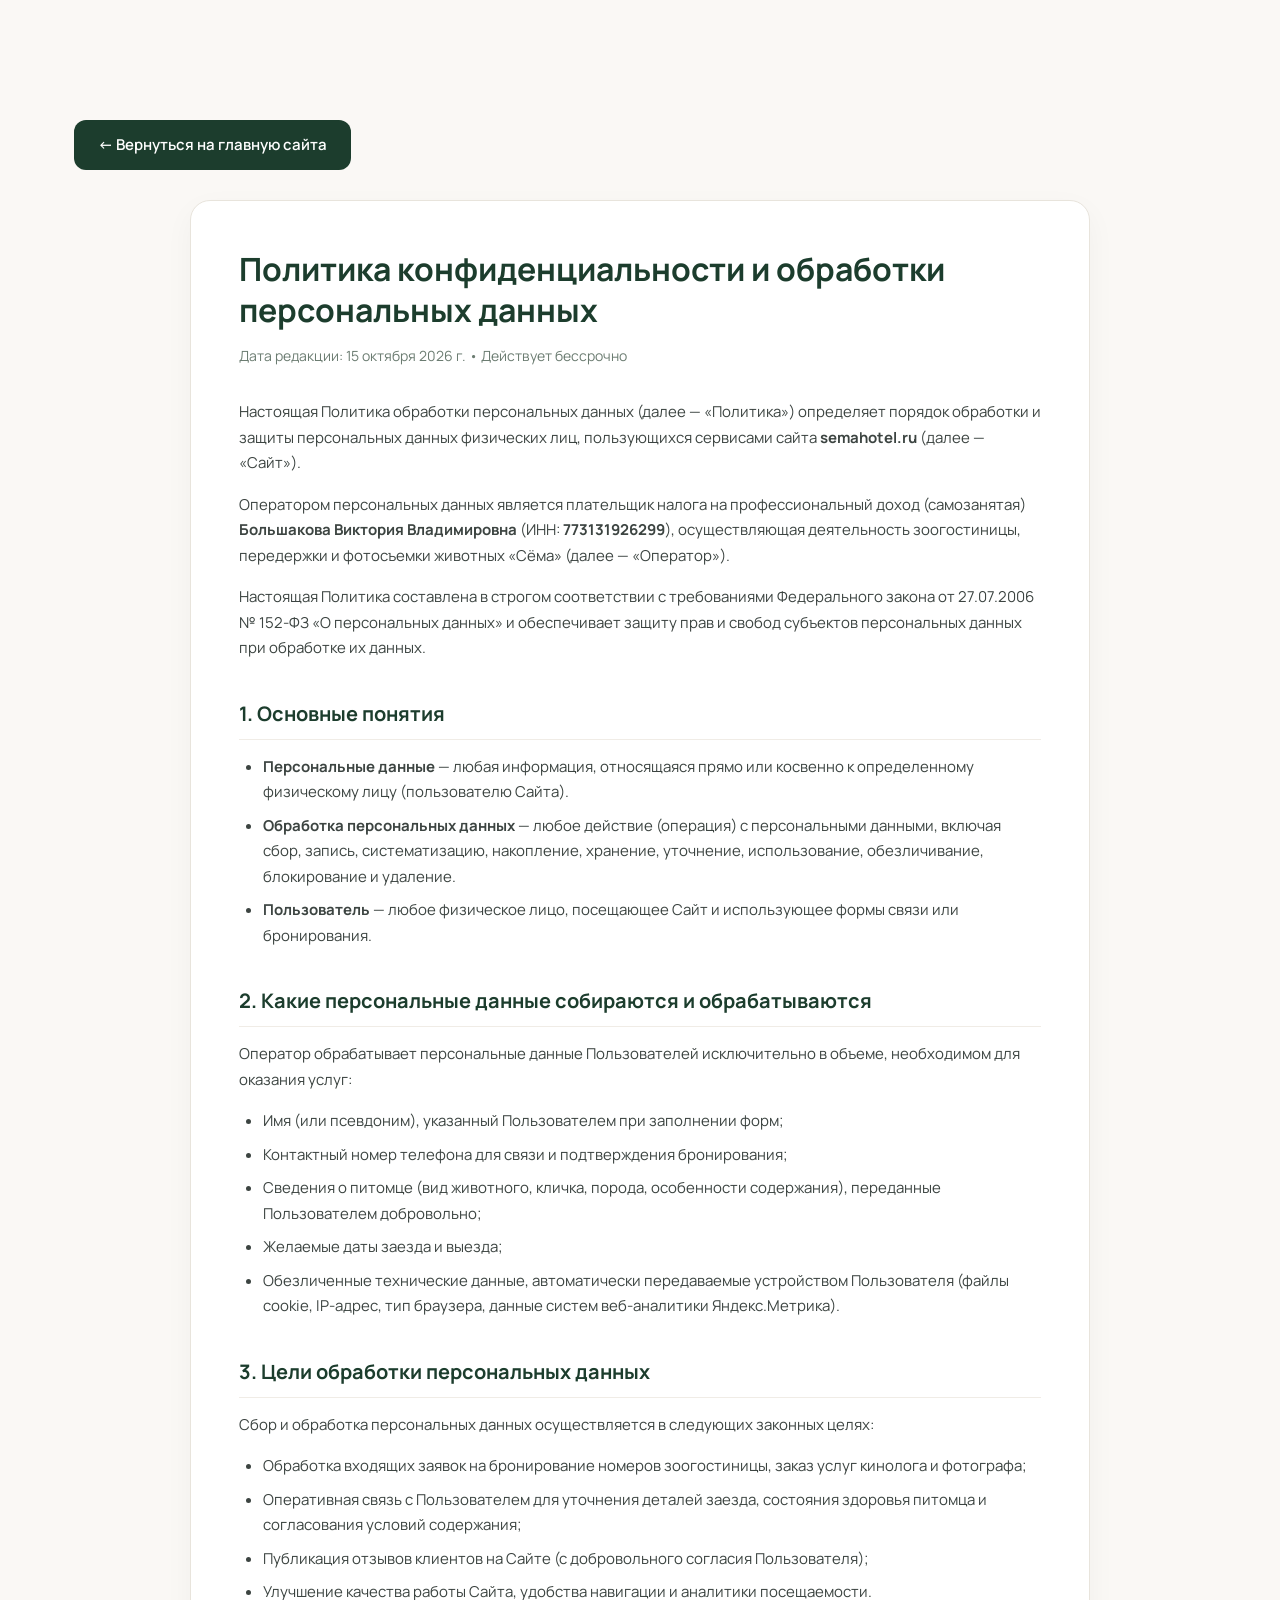
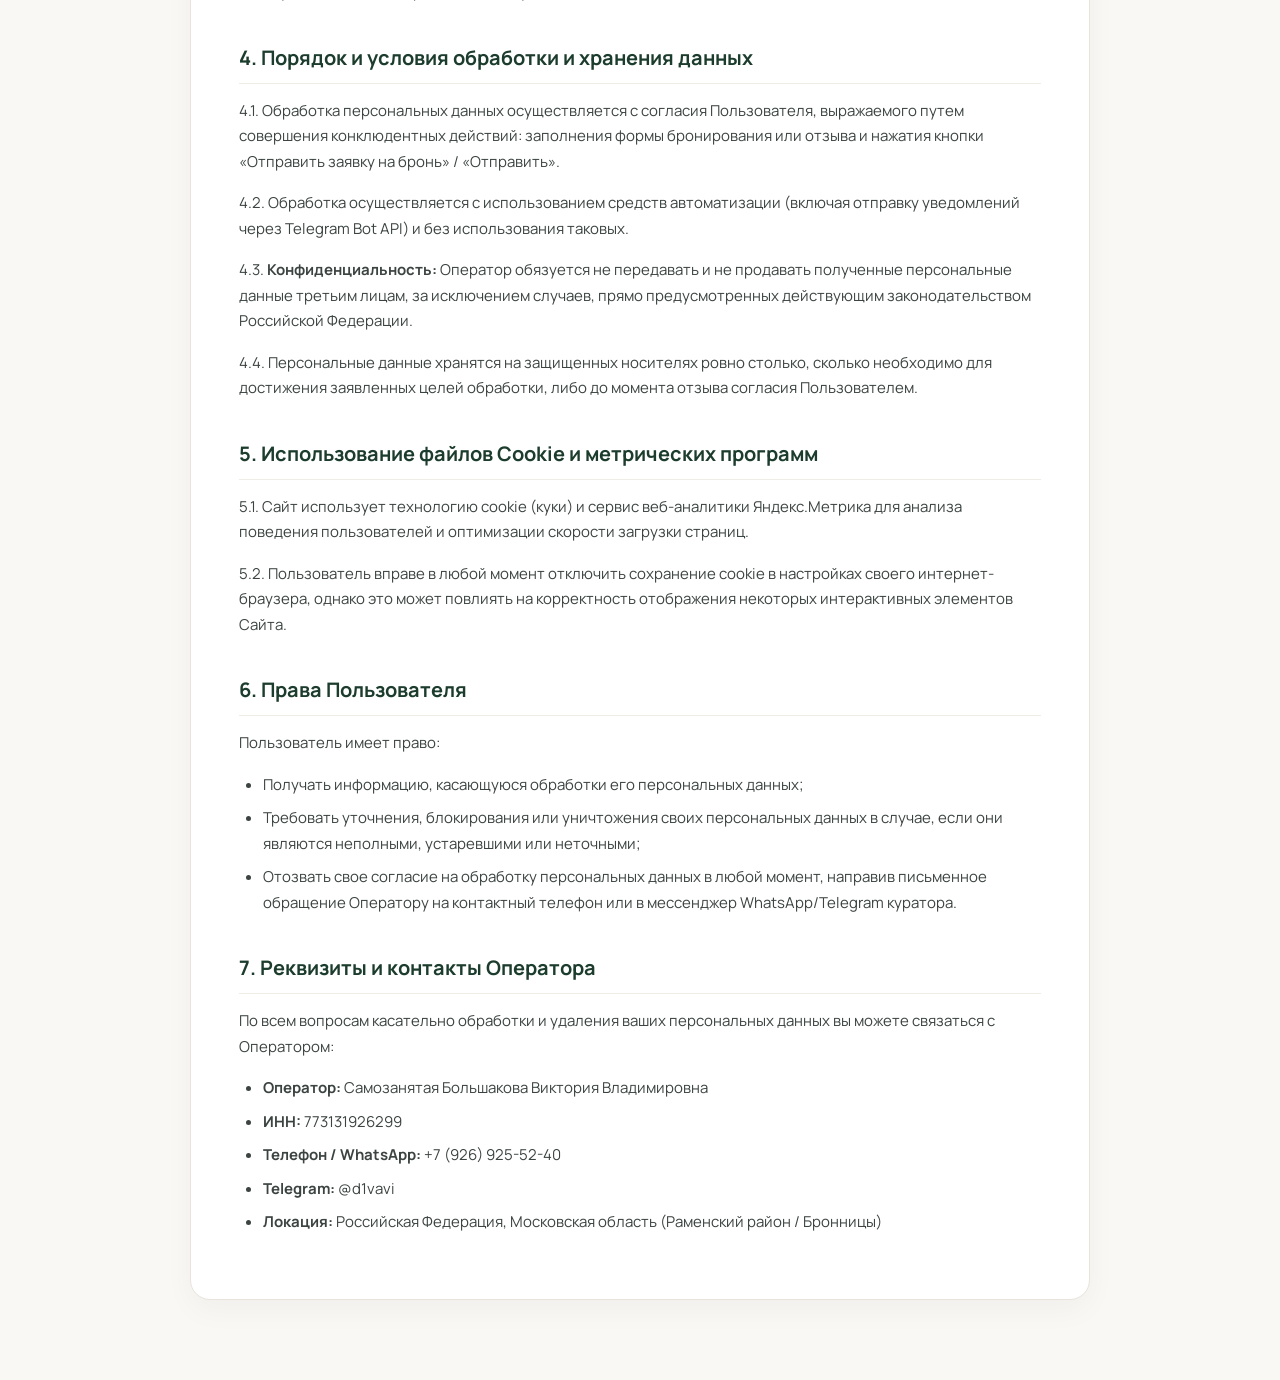
<file: privacy.html>
<!DOCTYPE html>
<html lang="ru">
<head>
  <meta charset="UTF-8">
  <meta name="viewport" content="width=device-width, initial-scale=1.0">
  <title>Политика конфиденциальности и обработки персональных данных | Зоогостиница «Сёма»</title>
  <meta name="description" content="Политика в отношении обработки персональных данных и конфиденциальности посетителей сайта зоогостиницы «Сёма». Соответствие 152-ФЗ РФ.">
  <meta name="robots" content="noindex, follow">
  <link rel="preconnect" href="https://fonts.googleapis.com">
  <link rel="preconnect" href="https://fonts.gstatic.com" crossorigin>
  <link href="https://fonts.googleapis.com/css2?family=Manrope:wght@400;500;600;700;800&display=swap" rel="stylesheet">
  <link rel="stylesheet" href="styles.css?v=20261009_09">
  <style>
    .legal-page {
      background-color: var(--bg-cream, #FAF8F5);
      color: var(--text-dark, #1C2522);
      padding: 120px 0 80px;
      font-family: 'Manrope', -apple-system, BlinkMacSystemFont, 'Segoe UI', Roboto, sans-serif;
      line-height: 1.7;
    }
    .legal-card {
      background: #FFFFFF;
      border: 1px solid var(--border-color, #E8E4DC);
      border-radius: 20px;
      padding: 48px;
      box-shadow: 0 10px 30px rgba(0, 0, 0, 0.04);
      max-width: 900px;
      margin: 0 auto;
    }
    .legal-card h1 {
      font-size: 32px;
      color: var(--primary-forest, #1C3D2D);
      margin-bottom: 12px;
      line-height: 1.3;
    }
    .legal-date {
      color: var(--text-muted, #7A847F);
      font-size: 14px;
      margin-bottom: 32px;
      display: block;
    }
    .legal-card h2 {
      font-size: 20px;
      color: var(--primary-forest, #1C3D2D);
      margin-top: 36px;
      margin-bottom: 14px;
      border-bottom: 1px solid #F0ECE6;
      padding-bottom: 8px;
    }
    .legal-card p, .legal-card ul {
      font-size: 15px;
      color: #3C4441;
      margin-bottom: 16px;
    }
    .legal-card ul {
      padding-left: 24px;
    }
    .legal-card li {
      margin-bottom: 8px;
    }
    .btn-back-home {
      display: inline-flex;
      align-items: center;
      gap: 8px;
      background: var(--primary-forest, #1C3D2D);
      color: #FFFFFF !important;
      padding: 12px 24px;
      border-radius: 12px;
      text-decoration: none;
      font-weight: 600;
      font-size: 15px;
      margin-bottom: 30px;
      transition: all 0.2s ease;
    }
    .btn-back-home:hover {
      background: var(--terracotta-accent, #CE5E37);
      transform: translateY(-2px);
    }
    @media (max-width: 768px) {
      .legal-page { padding: 90px 16px 60px; }
      .legal-card { padding: 24px 18px; border-radius: 16px; }
      .legal-card h1 { font-size: 24px; }
      .legal-card h2 { font-size: 18px; }
    }
  </style>
</head>
<body class="legal-page">

  <div class="container">
    <a href="index.html" class="btn-back-home">
      ← Вернуться на главную сайта
    </a>

    <div class="legal-card">
      <h1>Политика конфиденциальности и обработки персональных данных</h1>
      <span class="legal-date">Дата редакции: 15 октября 2026 г. • Действует бессрочно</span>

      <p>Настоящая Политика обработки персональных данных (далее — «Политика») определяет порядок обработки и защиты персональных данных физических лиц, пользующихся сервисами сайта <strong>semahotel.ru</strong> (далее — «Сайт»).</p>

      <p>Оператором персональных данных является плательщик налога на профессиональный доход (самозанятая) <strong>Большакова Виктория Владимировна</strong> (ИНН: <strong>773131926299</strong>), осуществляющая деятельность зоогостиницы, передержки и фотосъемки животных «Сёма» (далее — «Оператор»).</p>

      <p>Настоящая Политика составлена в строгом соответствии с требованиями Федерального закона от 27.07.2006 № 152-ФЗ «О персональных данных» и обеспечивает защиту прав и свобод субъектов персональных данных при обработке их данных.</p>

      <h2>1. Основные понятия</h2>
      <ul>
        <li><strong>Персональные данные</strong> — любая информация, относящаяся прямо или косвенно к определенному физическому лицу (пользователю Сайта).</li>
        <li><strong>Обработка персональных данных</strong> — любое действие (операция) с персональными данными, включая сбор, запись, систематизацию, накопление, хранение, уточнение, использование, обезличивание, блокирование и удаление.</li>
        <li><strong>Пользователь</strong> — любое физическое лицо, посещающее Сайт и использующее формы связи или бронирования.</li>
      </ul>

      <h2>2. Какие персональные данные собираются и обрабатываются</h2>
      <p>Оператор обрабатывает персональные данные Пользователей исключительно в объеме, необходимом для оказания услуг:</p>
      <ul>
        <li>Имя (или псевдоним), указанный Пользователем при заполнении форм;</li>
        <li>Контактный номер телефона для связи и подтверждения бронирования;</li>
        <li>Сведения о питомце (вид животного, кличка, порода, особенности содержания), переданные Пользователем добровольно;</li>
        <li>Желаемые даты заезда и выезда;</li>
        <li>Обезличенные технические данные, автоматически передаваемые устройством Пользователя (файлы cookie, IP-адрес, тип браузера, данные систем веб-аналитики Яндекс.Метрика).</li>
      </ul>

      <h2>3. Цели обработки персональных данных</h2>
      <p>Сбор и обработка персональных данных осуществляется в следующих законных целях:</p>
      <ul>
        <li>Обработка входящих заявок на бронирование номеров зоогостиницы, заказ услуг кинолога и фотографа;</li>
        <li>Оперативная связь с Пользователем для уточнения деталей заезда, состояния здоровья питомца и согласования условий содержания;</li>
        <li>Публикация отзывов клиентов на Сайте (с добровольного согласия Пользователя);</li>
        <li>Улучшение качества работы Сайта, удобства навигации и аналитики посещаемости.</li>
      </ul>

      <h2>4. Порядок и условия обработки и хранения данных</h2>
      <p>4.1. Обработка персональных данных осуществляется с согласия Пользователя, выражаемого путем совершения конклюдентных действий: заполнения формы бронирования или отзыва и нажатия кнопки «Отправить заявку на бронь» / «Отправить».</p>
      <p>4.2. Обработка осуществляется с использованием средств автоматизации (включая отправку уведомлений через Telegram Bot API) и без использования таковых.</p>
      <p>4.3. <strong>Конфиденциальность:</strong> Оператор обязуется не передавать и не продавать полученные персональные данные третьим лицам, за исключением случаев, прямо предусмотренных действующим законодательством Российской Федерации.</p>
      <p>4.4. Персональные данные хранятся на защищенных носителях ровно столько, сколько необходимо для достижения заявленных целей обработки, либо до момента отзыва согласия Пользователем.</p>

      <h2>5. Использование файлов Cookie и метрических программ</h2>
      <p>5.1. Сайт использует технологию cookie (куки) и сервис веб-аналитики Яндекс.Метрика для анализа поведения пользователей и оптимизации скорости загрузки страниц.</p>
      <p>5.2. Пользователь вправе в любой момент отключить сохранение cookie в настройках своего интернет-браузера, однако это может повлиять на корректность отображения некоторых интерактивных элементов Сайта.</p>

      <h2>6. Права Пользователя</h2>
      <p>Пользователь имеет право:</p>
      <ul>
        <li>Получать информацию, касающуюся обработки его персональных данных;</li>
        <li>Требовать уточнения, блокирования или уничтожения своих персональных данных в случае, если они являются неполными, устаревшими или неточными;</li>
        <li>Отозвать свое согласие на обработку персональных данных в любой момент, направив письменное обращение Оператору на контактный телефон или в мессенджер WhatsApp/Telegram куратора.</li>
      </ul>

      <h2>7. Реквизиты и контакты Оператора</h2>
      <p>По всем вопросам касательно обработки и удаления ваших персональных данных вы можете связаться с Оператором:</p>
      <ul>
        <li><strong>Оператор:</strong> Самозанятая Большакова Виктория Владимировна</li>
        <li><strong>ИНН:</strong> 773131926299</li>
        <li><strong>Телефон / WhatsApp:</strong> +7 (926) 925-52-40</li>
        <li><strong>Telegram:</strong> @d1vavi</li>
        <li><strong>Локация:</strong> Российская Федерация, Московская область (Раменский район / Бронницы)</li>
      </ul>
    </div>
  </div>

</body>
</html>
</file>
<file: styles.css>
:root {
  /* Фоновые цвета */
  --bg-page: #FAF8F5;          /* Теплый скандинавский фон (овсяное молоко) */
  --bg-card: #FFFFFF;          /* Чистый белый для всех основных карточек */
  --bg-card-subtle: #F7F5F0;   /* Светло-бежевый для инпутов и вторичных кнопок */
  
  /* Акцентные цвета */
  --color-forest: #2F5943;     /* Благородный лесной зеленый (заголовки, активные табы) */
  --color-forest-hover: #254836;
  --color-terracotta: #CF6B4C; /* Теплая терракота (главные кнопки, цены, звезды) */
  --color-terracotta-hover: #b85b3e;
  --color-sage: #E5EDE7;       /* Нежный пастельный шалфей (бейджи, теги) */
  --color-sage-input: #EAEFEA; /* Фон полей ввода формы отзывов */
  
  /* Текст */
  --text-primary: #2F5943;     /* Основные заголовки */
  --text-body: #324037;        /* Основной текст описаний */
  --text-muted: #6B7C71;       /* Второстепенный пояснительный текст */
  
  /* Границы и тени */
  --border-card: 1px solid #E1DDD3;
  --border-light: 1px solid #EFECE6;
  --radius-card: 20px;         /* Единый радиус скругления для всех карточек */
  --radius-pill: 100px;        /* Радиус для кнопок-капсул и таб-переключателей */
  --radius-input: 12px;
  --shadow-soft: 0 8px 24px rgba(36, 66, 50, 0.04);
  --shadow-header: 0 4px 20px rgba(36, 66, 50, 0.03);
  --shadow-button: 0 4px 16px rgba(207, 107, 76, 0.25);
}

*, *::before, *::after {
  box-sizing: border-box;
  margin: 0;
  padding: 0;
}

html {
  scroll-behavior: smooth;
  font-family: 'Manrope', -apple-system, BlinkMacSystemFont, 'Segoe UI', Roboto, sans-serif;
  background-color: var(--bg-page);
  color: var(--text-body);
}

body {
  min-height: 100vh;
  display: flex;
  flex-direction: column;
  background-color: var(--bg-page);
  -webkit-font-smoothing: antialiased;
}

.container {
  width: 100%;
  max-width: 1180px;
  margin: 0 auto;
  padding: 0 24px;
}

/* =========================================================
   HEADER STYLES
   ========================================================= */
.site-header {
  padding: 24px 0 16px;
  background-color: var(--bg-page);
}

.header-inner {
  background: var(--bg-card);
  border: var(--border-card);
  border-radius: var(--radius-card);
  box-shadow: var(--shadow-header);
  padding: 14px 28px;
  display: flex;
  align-items: center;
  justify-content: space-between;
  gap: 20px;
}

/* Logo */
.header-logo {
  display: flex;
  align-items: center;
  text-decoration: none;
  flex-shrink: 0;
}

.header-logo img {
  height: 52px;
  width: auto;
  display: block;
  object-fit: contain;
}

/* Navigation */
.header-nav {
  display: flex;
  align-items: center;
}

.nav-list {
  display: flex;
  align-items: center;
  list-style: none;
  gap: 24px;
}

.nav-link {
  color: var(--text-body);
  text-decoration: none;
  font-size: 15px;
  font-weight: 500;
  transition: color 0.2s ease;
  position: relative;
  white-space: nowrap;
}

.nav-link:hover {
  color: var(--color-terracotta);
}

/* Call Badge with Dropdown */
.header-call-dropdown {
  position: relative;
  flex-shrink: 0;
}

.header-call-badge {
  background: var(--color-terracotta);
  color: #FFFFFF;
  border: none;
  border-radius: var(--radius-pill);
  padding: 10px 22px;
  display: flex;
  align-items: center;
  gap: 10px;
  cursor: pointer;
  box-shadow: 0 4px 16px rgba(206, 110, 76, 0.28);
  transition: all 0.2s ease;
  font-family: 'Manrope', sans-serif;
}

.header-call-badge:hover {
  background: #B85B3A;
  transform: translateY(-1px);
  box-shadow: 0 6px 20px rgba(206, 110, 76, 0.38);
}

.call-badge-icon {
  width: 18px;
  height: 18px;
}

.call-badge-text {
  font-size: 15px;
  font-weight: 700;
  letter-spacing: 0.2px;
}

.call-badge-arrow {
  width: 16px;
  height: 16px;
  transition: transform 0.25s ease;
}

.header-call-dropdown.active .call-badge-arrow {
  transform: rotate(180deg);
}

/* Call Menu popup */
.call-menu {
  position: absolute;
  top: calc(100% + 10px);
  right: 0;
  width: 270px;
  background: #FFFFFF;
  border-radius: 20px;
  padding: 12px;
  box-shadow: 0 10px 32px rgba(0, 0, 0, 0.14);
  border: 1px solid rgba(0, 0, 0, 0.06);
  opacity: 0;
  visibility: hidden;
  transform: translateY(-8px);
  transition: all 0.25s cubic-bezier(0.25, 1, 0.5, 1);
  z-index: 100;
}

.header-call-dropdown.active .call-menu {
  opacity: 1;
  visibility: visible;
  transform: translateY(0);
}

.call-menu-item {
  display: flex;
  align-items: center;
  gap: 14px;
  padding: 12px 14px;
  border-radius: 14px;
  text-decoration: none;
  transition: background 0.2s ease;
}

.call-menu-item:hover {
  background: #F4F7F5;
}

.call-item-icon {
  font-size: 26px;
  flex-shrink: 0;
}

.call-item-info {
  display: flex;
  flex-direction: column;
}

.call-item-title {
  font-family: 'Manrope', sans-serif;
  font-size: 14px;
  font-weight: 700;
  color: var(--color-forest);
  margin-bottom: 2px;
}

.call-item-phone {
  font-family: 'Manrope', sans-serif !important;
  font-size: 14px;
  font-weight: 700;
  color: var(--color-terracotta);
  line-height: 1.2;
}

.call-item-name {
  font-family: 'Manrope', sans-serif;
  font-size: 12px;
  color: #777777;
}

.call-menu-divider {
  height: 1px;
  background: #EEF2EF;
  margin: 6px 8px;
}

/* Floating Back To Top button */
.back-to-top-btn {
  position: fixed;
  bottom: 32px;
  right: 32px;
  background: var(--color-forest);
  color: #FFFFFF;
  border: none;
  border-radius: var(--radius-pill);
  padding: 12px 22px;
  display: flex;
  align-items: center;
  gap: 8px;
  box-shadow: 0 6px 24px rgba(28, 51, 39, 0.28);
  cursor: pointer;
  z-index: 99;
  opacity: 0;
  visibility: hidden;
  transform: translateY(16px);
  transition: all 0.3s cubic-bezier(0.25, 1, 0.5, 1);
  font-family: 'Manrope', sans-serif;
}

.back-to-top-btn svg {
  width: 18px;
  height: 18px;
}

.back-to-top-text {
  font-size: 14px;
  font-weight: 700;
  letter-spacing: 0.2px;
}

.back-to-top-btn:hover {
  background: var(--color-terracotta);
  transform: translateY(-3px);
  box-shadow: 0 8px 28px rgba(206, 110, 76, 0.36);
}

.back-to-top-btn.visible {
  opacity: 1;
  visibility: visible;
  transform: translateY(0);
}

@media (max-width: 768px) {
  .back-to-top-btn {
    bottom: 20px;
    right: 20px;
    padding: 12px;
    border-radius: 50%;
  }
  .back-to-top-text {
    display: none;
  }
  .call-menu {
    right: -20px;
  }
}

/* Mobile burger button */
.mobile-menu-btn {
  display: none;
  background: none;
  border: none;
  cursor: pointer;
  padding: 8px;
  color: var(--color-forest);
  z-index: 2002;
  position: relative;
}

.mobile-menu-btn svg {
  display: block;
  width: 26px;
  height: 26px;
  transition: transform 0.3s ease;
}

.mobile-menu-btn line {
  transition: all 0.3s cubic-bezier(0.16, 1, 0.3, 1);
  transform-origin: center;
}

/* Burger to Cross animation */
.mobile-menu-btn.is-active .line-1 {
  transform: translateY(6px) rotate(45deg);
}

.mobile-menu-btn.is-active .line-2 {
  opacity: 0;
  transform: scaleX(0);
}

.mobile-menu-btn.is-active .line-3 {
  transform: translateY(-6px) rotate(-45deg);
}

/* Hide outer burger button when drawer menu is opened so it doesn't overlap or create double cross */
.mobile-menu-btn.is-active {
  opacity: 0;
  visibility: hidden;
  pointer-events: none;
}

.mobile-nav-header {
  display: none;
}

.nav-mobile-contacts {
  display: none;
}

.menu-backdrop {
  display: none;
}

/* Responsive */
@media (max-width: 1060px) {
  .nav-list {
    gap: 16px;
  }
  .nav-link {
    font-size: 14px;
  }
}

@media (max-width: 920px) {
  .mobile-menu-btn {
    display: block;
  }

  .header-nav {
    position: fixed;
    top: 0;
    right: -100%;
    width: 82%;
    max-width: 340px;
    height: 100vh;
    height: 100dvh;
    background: #FFFFFF;
    box-shadow: -8px 0 28px rgba(36, 66, 50, 0.15);
    z-index: 2001;
    display: flex !important;
    flex-direction: column;
    padding: 24px 24px 40px;
    transition: right 0.35s cubic-bezier(0.16, 1, 0.3, 1);
    overflow-y: auto;
  }

  .header-nav.is-open {
    right: 0;
  }

  /* Шапка внутри выезжающего меню */
  .mobile-nav-header {
    display: flex;
    align-items: center;
    justify-content: space-between;
    padding-bottom: 20px;
    margin-bottom: 16px;
    border-bottom: 1.5px solid var(--border-light);
    width: 100%;
  }

  .mobile-nav-title {
    font-size: 20px;
    font-weight: 800;
    color: var(--color-forest);
    font-family: 'Manrope', sans-serif;
  }

  .mobile-nav-close {
    background: var(--bg-sage);
    border: none;
    width: 38px;
    height: 38px;
    border-radius: 50%;
    display: inline-flex;
    align-items: center;
    justify-content: center;
    font-size: 18px;
    font-weight: 700;
    color: var(--color-forest);
    cursor: pointer;
    transition: all 0.2s ease;
  }

  .mobile-nav-close:hover {
    background: #E2ECE5;
    color: var(--color-terracotta);
    transform: rotate(90deg);
  }

  /* Затемняющий оверлей */
  .menu-backdrop {
    display: block;
    position: fixed;
    inset: 0;
    background: rgba(36, 66, 50, 0.4);
    backdrop-filter: blur(4px);
    z-index: 1999;
    opacity: 0;
    visibility: hidden;
    pointer-events: none;
    transition: opacity 0.3s ease, visibility 0.3s ease;
  }

  .menu-backdrop.is-open {
    opacity: 1;
    visibility: visible;
    pointer-events: auto;
  }

  .nav-list {
    flex-direction: column;
    align-items: flex-start;
    gap: 16px;
    width: 100%;
  }

  .nav-link {
    font-size: 18px;
    font-weight: 700;
    color: var(--color-forest);
    display: block;
    width: 100%;
    padding: 10px 0;
    border-bottom: 1px solid #F0F4F1;
  }

  /* Телефоны и контакты внутри открытого меню */
  .nav-mobile-contacts {
    margin-top: auto;
    padding-top: 24px;
    border-top: 2px solid var(--border-light);
    display: flex;
    flex-direction: column;
    gap: 14px;
    width: 100%;
  }

  .mobile-contact-title {
    font-family: 'Manrope', sans-serif;
    font-size: 13px;
    font-weight: 700;
    text-transform: uppercase;
    letter-spacing: 0.5px;
    color: var(--text-muted);
  }

  .mobile-contact-link {
    display: flex;
    flex-direction: column;
    gap: 2px;
    text-decoration: none;
    padding: 10px 14px;
    background: var(--bg-sage);
    border-radius: 14px;
    color: var(--color-forest);
    transition: background 0.2s ease;
  }

  .mobile-contact-link:hover {
    background: #E2ECE5;
  }

  .mobile-contact-link span {
    font-size: 13px;
    font-weight: 600;
  }

  .mobile-contact-link strong {
    font-size: 15px;
    color: var(--color-terracotta);
    font-weight: 700;
  }
  
  .site-header {
    padding: 12px 0 8px;
  }
  
  .header-inner {
    padding: 8px 12px;
    gap: 8px;
    display: flex;
    align-items: center;
    justify-content: space-between;
  }

  .header-logo img {
    height: 42px;
  }

  .header-call-badge {
    padding: 8px 14px;
    gap: 6px;
  }

  .call-badge-icon {
    width: 15px;
    height: 15px;
  }

  .call-badge-text {
    font-size: 13px;
  }

  .call-badge-arrow {
    width: 14px;
    height: 14px;
  }

  .mobile-menu-btn {
    padding: 6px;
  }
}

/* =========================================================
   HERO SECTION STYLES
   ========================================================= */
.hero-section {
  padding: 24px 0 40px;
  text-align: center;
}

.hero-header {
  margin-bottom: 28px;
}

.hero-title {
  color: var(--color-forest);
  font-family: 'Manrope', sans-serif;
  font-size: 38px;
  font-weight: 700;
  letter-spacing: 0.5px;
  line-height: 1.2;
  margin-bottom: 6px;
}

.hero-subtitle {
  color: var(--color-terracotta);
  font-family: 'Manrope', sans-serif;
  font-size: 20px;
  font-weight: 400;
  letter-spacing: 0.2px;
  line-height: 1.3;
}

.hero-volunteer-wrapper {
  margin-top: 14px;
  display: flex;
  justify-content: center;
}

/* Trust Features Row (Hero) - гармоничный брендовый стиль */
.hero-trust-badges {
  display: flex;
  flex-wrap: wrap;
  justify-content: center;
  gap: 8px 12px;
  margin: 16px auto 0;
  max-width: 780px;
}

.trust-badge-item {
  display: inline-flex;
  align-items: center;
  gap: 7px;
  background: #FFFFFF;
  border: 1px solid rgba(207, 107, 76, 0.22);
  box-shadow: 0 2px 8px rgba(43, 76, 59, 0.04);
  padding: 7px 15px;
  border-radius: var(--radius-pill);
  font-family: 'Manrope', sans-serif;
  font-size: 13px;
  font-weight: 600;
  color: var(--color-forest);
  transition: all 0.25s ease;
}

.trust-badge-item:hover {
  border-color: var(--color-terracotta);
  box-shadow: 0 4px 14px rgba(207, 107, 76, 0.12);
  transform: translateY(-1px);
}

.trust-badge-icon {
  font-size: 14px;
  line-height: 1;
}

@media (max-width: 600px) {
  .hero-trust-badges {
    display: grid;
    grid-template-columns: 1fr 1fr;
    gap: 8px;
    padding: 0 8px;
    margin-top: 14px;
  }

  .trust-badge-item {
    justify-content: center;
    padding: 8px 10px;
    font-size: 11.5px;
    text-align: center;
    gap: 5px;
    border-radius: 12px;
    background: #FFFFFF;
  }
}

/* Плавающая кнопка быстрого обращения (WhatsApp / Telegram) */
.floating-contact-btn {
  position: fixed;
  bottom: 24px;
  left: 24px;
  z-index: 1000;
  display: inline-flex;
  align-items: center;
  gap: 8px;
  background: #25D366;
  color: #fff !important;
  font-family: 'Manrope', sans-serif;
  font-size: 14px;
  font-weight: 700;
  padding: 12px 20px;
  border-radius: 30px;
  text-decoration: none;
  box-shadow: 0 6px 20px rgba(37, 211, 102, 0.4);
  transition: all 0.25s cubic-bezier(0.34, 1.56, 0.64, 1);
  cursor: pointer;
}

.floating-contact-btn:hover {
  background: #1EBE5D;
  transform: scale(1.05) translateY(-2px);
  box-shadow: 0 8px 24px rgba(37, 211, 102, 0.55);
}

.floating-btn-pulse {
  position: absolute;
  inset: 0;
  border-radius: 30px;
  border: 2px solid #25D366;
  animation: pulse-ring 2s infinite;
  pointer-events: none;
}

@keyframes pulse-ring {
  0% { transform: scale(1); opacity: 0.8; }
  100% { transform: scale(1.35); opacity: 0; }
}

@media (max-width: 600px) {
  .floating-contact-btn {
    bottom: 18px;
    left: 16px;
    padding: 10px 16px;
    font-size: 13px;
  }
}

/* Hero Cards Grid */
.hero-grid {
  display: grid;
  grid-template-columns: repeat(2, 1fr);
  gap: 28px;
  max-width: 820px;
  margin: 0 auto 28px;
}

.hero-card {
  background: var(--bg-card);
  border: var(--border-card);
  border-radius: var(--radius-card);
  box-shadow: var(--shadow-soft);
  padding: 32px 28px 0;
  display: flex;
  flex-direction: column;
  align-items: center;
  position: relative;
  overflow: hidden;
  height: 410px;
  transition: transform 0.25s ease, box-shadow 0.25s ease;
}

.hero-card:hover {
  transform: translateY(-4px);
  box-shadow: 0 16px 36px rgba(36, 66, 50, 0.08);
}

.hero-card-title {
  color: var(--color-terracotta);
  font-family: 'Manrope', sans-serif;
  font-size: 28px;
  font-weight: 600;
  letter-spacing: 0.5px;
  margin-bottom: 12px;
}

.hero-card-desc {
  color: var(--text-body);
  font-family: 'Manrope', sans-serif;
  font-size: 16px;
  font-weight: 400;
  line-height: 1.45;
  letter-spacing: 0.2px;
  max-width: 280px;
  margin-bottom: 18px;
}

.hero-card-btn {
  display: inline-block;
  padding: 8px 22px;
  border: 1.5px solid var(--color-forest);
  border-radius: var(--radius-pill);
  color: var(--color-forest);
  text-decoration: none;
  font-family: 'Manrope', sans-serif;
  font-size: 14px;
  font-weight: 500;
  letter-spacing: 0.2px;
  background: transparent;
  transition: all 0.25s ease;
  z-index: 2;
  margin-bottom: 12px;
}

.hero-card-btn:hover {
  background: var(--color-forest);
  color: #FFFFFF;
}

/* Dog & Cat Image Placement */
.hero-card-img-wrap {
  position: absolute;
  bottom: 0;
  pointer-events: none;
  line-height: 0;
}

/* Dog: strictly flush with bottom-left corner */
.hero-card-img-wrap.dog-wrap {
  left: 0;
  width: 205px;
}

.hero-card-img-wrap.dog-wrap img {
  width: 100%;
  height: auto;
  display: block;
}

/* Cat: strictly flush with bottom-right corner */
.hero-card-img-wrap.cat-wrap {
  right: 0;
  width: 215px;
}

.hero-card-img-wrap.cat-wrap img {
  width: 100%;
  height: auto;
  display: block;
}

/* Hero CTA Bottom Button & Volunteer Teaser */
.hero-cta {
  display: flex;
  flex-direction: column;
  align-items: center;
  gap: 12px;
  margin-top: 0;
}

.hero-volunteer-teaser {
  display: inline-flex;
  align-items: center;
  gap: 10px;
  background: linear-gradient(135deg, #FFF6F2 0%, #FFFFFF 100%);
  border: 1.5px solid #F0A892;
  border-radius: var(--radius-pill);
  padding: 12px 24px;
  text-decoration: none;
  color: #B24E31;
  font-family: 'Manrope', sans-serif;
  font-size: 14.5px;
  font-weight: 700;
  box-shadow: 0 4px 18px rgba(207, 107, 76, 0.16);
  transition: all 0.28s cubic-bezier(0.16, 1, 0.3, 1);
  cursor: pointer;
  position: relative;
  overflow: hidden;
}

.hero-volunteer-teaser:hover {
  background: linear-gradient(135deg, #CF6B4C 0%, #B85B3E 100%);
  border-color: #CF6B4C;
  color: #FFFFFF;
  box-shadow: 0 8px 24px rgba(207, 107, 76, 0.32);
  transform: translateY(-2px);
}

.hero-volunteer-teaser .h-vol-heart {
  font-size: 16px;
  line-height: 1;
  display: inline-block;
  animation: heartPulse 2.2s infinite ease-in-out;
}

@keyframes heartPulse {
  0%, 100% { transform: scale(1); }
  50% { transform: scale(1.18); }
}

.hero-volunteer-teaser .h-vol-arrow {
  font-size: 16px;
  font-weight: 700;
  color: #CF6B4C;
  transition: transform 0.2s ease, color 0.2s ease;
}

.hero-volunteer-teaser:hover .h-vol-arrow {
  color: #FFFFFF;
  transform: translateX(4px);
}

.btn-primary {
  display: inline-flex;
  align-items: center;
  justify-content: center;
  background-color: var(--color-terracotta);
  color: #FFFFFF;
  text-decoration: none;
  font-family: 'Manrope', sans-serif;
  font-size: 18px;
  font-weight: 600;
  letter-spacing: 0.3px;
  padding: 16px 40px;
  border-radius: var(--radius-pill);
  box-shadow: var(--shadow-button);
  border: none;
  cursor: pointer;
  transition: all 0.25s ease;
}

.btn-primary:hover {
  background-color: var(--color-terracotta-hover);
  transform: translateY(-2px);
  box-shadow: 0 6px 20px rgba(207, 107, 76, 0.35);
}

@media (max-width: 768px) {
  .hero-section {
    padding: 16px 0 32px;
  }
  .hero-header {
    margin-bottom: 24px;
  }
  .hero-title {
    font-size: 28px;
    margin-bottom: 6px;
  }
  .hero-subtitle {
    font-size: 16px;
  }
  .hero-grid {
    grid-template-columns: 1fr;
    gap: 12px;
    max-width: 420px;
    margin: 0 auto;
  }
  .hero-card {
    height: auto;
    min-height: 0;
    padding: 20px 20px;
    border-radius: 20px;
    display: flex;
    flex-direction: column;
    align-items: center;
    text-align: center;
    box-shadow: 0 4px 18px rgba(36, 66, 50, 0.06);
    cursor: pointer;
  }
  .hero-card:active {
    transform: scale(0.98);
  }
  .hero-card-title {
    font-size: 24px;
    margin-bottom: 8px;
  }
  .hero-card-desc {
    font-size: 14px;
    margin-bottom: 14px;
    max-width: none;
    line-height: 1.4;
  }
  .hero-card-btn {
    width: 100%;
    text-align: center;
    padding: 10px 18px;
    font-size: 14px;
    font-weight: 700;
    margin-bottom: 0;
    background: var(--color-forest);
    color: #FFFFFF;
    border: none;
    pointer-events: none; /* Allows the card click to handle scrolling */
  }
  /* Скрываем большие фотографии овчарки и кота на мобильных для компактности */
  .hero-card-img-wrap {
    display: none !important;
  }
  /* На мобильных скрываем большую кнопку бронирования в hero */
  .hero-cta {
    display: none !important;
  }
  .hero-volunteer-wrapper {
    margin-top: 14px;
    width: 100%;
  }
  .hero-volunteer-teaser {
    width: 100%;
    max-width: 420px;
    padding: 12px 18px;
    font-size: 13.5px;
    text-align: center;
    justify-content: center;
    box-shadow: 0 4px 16px rgba(207, 107, 76, 0.18);
  }
}

/* =========================================================
   SHARED SECTION STYLES
   ========================================================= */
.section-header {
  text-align: center;
  margin-bottom: 36px;
}

.section-title {
  font-size: 40px;
  font-weight: 700;
  color: var(--color-forest);
  line-height: 1.2;
  margin-bottom: 10px;
}

.section-subtitle {
  font-size: 18px;
  font-weight: 400;
  color: var(--text-muted);
  line-height: 1.4;
}

/* Tab Switcher (used in Rooms, FAQ, Photoshoot) */
.tab-switcher {
  display: flex;
  align-items: center;
  justify-content: flex-start;
  background: var(--bg-card);
  border: var(--border-card);
  border-radius: var(--radius-pill);
  padding: 6px;
  gap: 4px;
  width: fit-content;
  max-width: 100%;
  margin: 0 auto 32px;
  overflow-x: auto;
  scrollbar-width: none;
  -webkit-overflow-scrolling: touch;
}

.tab-switcher::-webkit-scrollbar {
  display: none;
}

.tab-btn {
  padding: 10px 32px;
  border-radius: var(--radius-pill);
  border: none;
  background: transparent;
  color: var(--text-muted);
  font-family: 'Manrope', sans-serif;
  font-size: 15px;
  font-weight: 500;
  cursor: pointer;
  transition: all 0.25s ease;
  white-space: nowrap;
}

.tab-btn.active {
  background: var(--color-forest);
  color: #fff;
  font-weight: 600;
}

.tab-btn:not(.active):hover {
  color: var(--color-forest);
}

/* =========================================================
   ROOMS SECTION
   ========================================================= */
.rooms-section {
  padding: 60px 0 80px;
}

.rooms-card {
  background: var(--bg-card);
  border: var(--border-card);
  border-radius: var(--radius-card);
  box-shadow: var(--shadow-soft);
  overflow: hidden;
}

.rooms-content {
  display: none;
  padding: 44px 48px;
}

.rooms-content.active {
  display: block;
}

.rooms-split {
  display: grid;
  grid-template-columns: 1fr 420px;
  grid-template-rows: auto auto;
  gap: 32px 48px;
  align-items: start;
}

.rooms-info {
  grid-column: 1;
  grid-row: 1;
}

.rooms-gallery-accordion {
  grid-column: 2;
  grid-row: 1;
}

.rooms-btn {
  grid-column: 1;
  grid-row: 2;
  font-size: 16px;
  padding: 14px 32px;
  width: fit-content;
}

.rooms-card-title {
  font-size: 26px;
  font-weight: 700;
  color: var(--text-primary);
  line-height: 1.3;
  margin-bottom: 28px;
}

.rooms-features {
  list-style: none;
  display: flex;
  flex-direction: column;
  gap: 16px;
  margin-bottom: 28px;
}

.rooms-features li {
  display: flex;
  flex-direction: column;
  gap: 2px;
  padding-left: 16px;
  position: relative;
}

.rooms-features li::before {
  content: '\2022';
  position: absolute;
  left: 0;
  top: 0;
  color: var(--text-primary);
  font-size: 16px;
  line-height: 1.5;
}

.rooms-features li strong {
  font-size: 16px;
  font-weight: 600;
  color: var(--text-primary);
  line-height: 1.4;
}

.rooms-features li span {
  font-size: 13px;
  font-weight: 400;
  color: var(--text-muted);
  line-height: 1.4;
}

.rooms-prices {
  display: flex;
  flex-direction: column;
  gap: 12px;
  margin-bottom: 28px;
}

.price-item {
  display: flex;
  align-items: baseline;
  flex-wrap: wrap;
  gap: 4px;
}

.price-value {
  font-size: 28px;
  font-weight: 700;
  color: var(--color-terracotta);
  line-height: 1;
}

.price-unit {
  font-size: 15px;
  font-weight: 500;
  color: var(--color-terracotta);
}

.price-desc {
  display: block;
  width: 100%;
  font-size: 13px;
  color: var(--text-muted);
  margin-top: 2px;
}

/* Slider */
.rooms-slider {
  position: relative;
}

.rooms-slider .slider-track {
  position: relative;
  width: 100%;
  aspect-ratio: 3 / 4;
  border-radius: 20px;
  overflow: hidden;
  background: var(--bg-card-subtle);
}

.slider-track {
  position: relative;
  width: 100%;
  aspect-ratio: 4 / 3;
  border-radius: 16px;
  overflow: hidden;
  background: var(--bg-card-subtle);
}

.slide {
  display: none;
  width: 100%;
  height: 100%;
  position: absolute;
  inset: 0;
}

.slide.active {
  display: block;
}

.slide img {
  width: 100%;
  height: 100%;
  object-fit: cover;
  border-radius: 16px;
  display: block;
}

.slider-arrow {
  position: absolute;
  top: 50%;
  transform: translateY(-50%);
  width: 38px;
  height: 38px;
  border-radius: 50%;
  background: rgba(255, 255, 255, 0.45);
  backdrop-filter: blur(8px);
  -webkit-backdrop-filter: blur(8px);
  border: 1px solid rgba(255, 255, 255, 0.6);
  cursor: pointer;
  font-size: 22px;
  color: rgba(30, 42, 33, 0.85);
  display: flex;
  align-items: center;
  justify-content: center;
  z-index: 5;
  transition: all 0.25s cubic-bezier(0.2, 0.8, 0.2, 1);
  box-shadow: 0 2px 10px rgba(0, 0, 0, 0.08);
  line-height: 1;
}

.slider-arrow.prev { left: 12px; }
.slider-arrow.next { right: 12px; }

.slider-arrow:hover {
  background: rgba(255, 255, 255, 0.85);
  border-color: rgba(255, 255, 255, 0.95);
  color: var(--color-forest);
  box-shadow: 0 4px 14px rgba(0, 0, 0, 0.15);
  transform: translateY(-50%) scale(1.06);
}

.slider-arrow:active {
  transform: translateY(-50%) scale(0.96);
  background: rgba(255, 255, 255, 0.95);
}

.slider-dots {
  display: flex;
  align-items: center;
  justify-content: center;
  gap: 8px;
  margin-top: 14px;
}

.dot {
  width: 8px;
  height: 8px;
  border-radius: 50%;
  background: #D9D9D9;
  cursor: pointer;
  transition: all 0.2s ease;
}

.dot.active {
  background: var(--color-forest);
  width: 24px;
  border-radius: 4px;
}

/* Rooms Gallery Accordion (desktop default: unrolled, button hidden) */
.rooms-gallery-accordion {
  width: 100%;
}

.rooms-gallery-toggle {
  display: none;
}

.rooms-gallery-body {
  display: block;
}

@media (max-width: 1024px) {
  .rooms-split {
    grid-template-columns: 1fr 360px;
    gap: 32px;
  }
  .rooms-content {
    padding: 32px 28px;
  }
}

@media (max-width: 768px) {
  .rooms-section {
    padding: 40px 0 60px;
  }
  .section-title {
    font-size: 28px;
  }
  .section-subtitle {
    font-size: 15px;
  }
  .rooms-split {
    display: flex;
    flex-direction: column;
    gap: 20px;
  }
  .rooms-slider {
    max-width: 360px;
    margin: 0 auto;
    width: 100%;
  }
  .rooms-content {
    padding: 24px 20px;
  }
  .rooms-card-title {
    font-size: 20px;
  }
  .price-value {
    font-size: 22px;
  }
}

/* =========================================================
   VOLUNTEER & SHELTER HELP BANNER (Блок 3.5)
   ========================================================= */
.volunteer-section {
  padding: 20px 0 60px;
}

.volunteer-banner {
  background: var(--bg-card);
  border: var(--border-card);
  border-radius: 28px;
  padding: 40px 44px;
  display: grid;
  grid-template-columns: 1.15fr 0.85fr;
  gap: 40px;
  align-items: center;
  position: relative;
  overflow: hidden;
  box-shadow: var(--shadow-soft);
}

.volunteer-badge-row {
  display: flex;
  flex-wrap: wrap;
  gap: 10px;
  margin-bottom: 18px;
}

.badge-volunteer {
  display: inline-flex;
  align-items: center;
  background: var(--color-sage);
  color: var(--color-forest);
  font-family: 'Manrope', sans-serif;
  font-size: 13px;
  font-weight: 700;
  padding: 6px 16px;
  border-radius: var(--radius-pill);
}

.badge-volunteer-discount {
  display: inline-flex;
  align-items: center;
  background: var(--color-terracotta);
  color: #FFFFFF;
  font-family: 'Manrope', sans-serif;
  font-size: 13px;
  font-weight: 700;
  padding: 6px 16px;
  border-radius: var(--radius-pill);
  letter-spacing: 0.2px;
}

.volunteer-title {
  font-family: 'Manrope', sans-serif;
  font-size: 32px;
  font-weight: 700;
  color: var(--color-forest);
  line-height: 1.25;
  margin-bottom: 16px;
}

.volunteer-desc {
  font-family: 'Manrope', sans-serif;
  font-size: 15px;
  line-height: 1.6;
  color: var(--text-body);
  margin-bottom: 24px;
}

.volunteer-features {
  display: grid;
  grid-template-columns: repeat(3, 1fr);
  gap: 16px;
  margin-bottom: 28px;
}

.volunteer-feature-item {
  background: var(--bg-page);
  border: var(--border-light);
  border-radius: 16px;
  padding: 14px 14px;
  display: flex;
  gap: 10px;
  align-items: flex-start;
}

.v-feature-icon {
  font-size: 20px;
  line-height: 1;
  flex-shrink: 0;
  margin-top: 2px;
}

.v-feature-text {
  display: flex;
  flex-direction: column;
  gap: 3px;
}

.v-feature-text strong {
  font-size: 13px;
  font-weight: 700;
  color: var(--color-forest);
  line-height: 1.3;
}

.v-feature-text span {
  font-size: 12px;
  color: var(--text-muted);
  line-height: 1.35;
}

.volunteer-cta-row {
  display: flex;
  align-items: center;
  gap: 20px;
  flex-wrap: wrap;
}

.btn-volunteer {
  padding: 14px 32px;
  font-size: 16px;
}

.volunteer-note {
  font-size: 13px;
  color: var(--text-muted);
}

.volunteer-img-wrap {
  display: flex;
  align-items: center;
  justify-content: center;
  width: 100%;
  height: 100%;
  border-radius: 20px;
  overflow: hidden;
  background: #FDFDFD;
}

.volunteer-img {
  width: 100%;
  height: 100%;
  max-height: 420px;
  object-fit: cover;
  border-radius: 20px;
  display: block;
}

@media (max-width: 1024px) {
  .volunteer-banner {
    grid-template-columns: 1fr;
    padding: 32px 28px;
    gap: 28px;
  }
  .volunteer-img-wrap {
    order: -1;
    max-height: 320px;
  }
  .volunteer-img {
    max-height: 320px;
  }
  .volunteer-features {
    grid-template-columns: 1fr 1fr;
  }
}

@media (max-width: 768px) {
  .volunteer-section {
    padding: 10px 0 36px;
  }
  .volunteer-banner {
    padding: 22px 18px;
    border-radius: 20px;
  }
  .volunteer-title {
    font-size: 22px;
    margin-bottom: 12px;
  }
  .volunteer-desc {
    font-size: 14px;
    line-height: 1.5;
    margin-bottom: 20px;
  }
  .volunteer-features {
    grid-template-columns: 1fr;
    gap: 10px;
    margin-bottom: 22px;
  }
  .volunteer-cta-row {
    flex-direction: column;
    align-items: stretch;
    gap: 12px;
  }
  .btn-volunteer {
    width: 100%;
    text-align: center;
  }
  .volunteer-note {
    text-align: center;
    font-size: 12px;
  }
}

/* =========================================================
   TRAINING SECTION (Блок 4)
   ========================================================= */
.training-section {
  padding: 60px 0 80px;
}

.training-grid {
  display: grid;
  grid-template-columns: repeat(3, 1fr);
  gap: 32px;
  margin-bottom: 48px;
}

.training-card {
  background: var(--bg-card);
  border: var(--border-card);
  border-radius: var(--radius-card);
  padding: 32px 28px 0;
  box-shadow: var(--shadow-soft);
  position: relative;
  overflow: hidden;
  display: flex;
  flex-direction: column;
  min-height: 470px;
}

.training-card-header {
  display: contents;
}

.training-card-mobile-preview {
  display: none;
}

.training-card-body {
  display: flex;
  flex-direction: column;
  flex-grow: 1;
}

.training-card-mobile-btn {
  display: none;
}

.btn-spoiler-toggle {
  display: none;
}

.person-card-header {
  display: none;
}

.curator-card-body {
  display: contents;
}

.badge-sage {
  align-self: center;
  text-align: center;
  background: var(--color-sage);
  color: var(--color-forest);
  font-family: 'Manrope', sans-serif;
  font-size: 15px;
  font-weight: 700;
  padding: 8px 18px;
  border-radius: 8px;
  margin: 0 auto 24px;
}

.training-bullets {
  list-style: none;
  display: flex;
  flex-direction: column;
  gap: 10px;
  font-size: 14px;
  color: var(--text-body);
  margin-bottom: 24px;
  position: relative;
  z-index: 2;
}

.training-bullets li {
  display: flex;
  gap: 8px;
  line-height: 1.45;
}

.training-bullets li::before {
  content: "•";
  color: var(--color-forest);
  font-weight: bold;
  font-size: 16px;
}

.training-prices {
  margin-top: auto;
  margin-bottom: 24px;
  position: relative;
  z-index: 2;
  display: flex;
  flex-direction: column;
  gap: 8px;
}

.training-price-row {
  display: flex;
  flex-direction: column;
}

.t-price {
  font-family: 'Manrope', sans-serif !important;
  font-size: 26px;
  font-weight: 800;
  color: var(--color-terracotta);
  line-height: 1.1;
}

.t-price-sub {
  font-family: 'Manrope', sans-serif !important;
  font-size: 13px;
  color: var(--text-muted);
  font-weight: 500;
}

.peeking-dog-img {
  position: absolute;
  right: 0;
  bottom: 0;
  width: auto;
  max-width: 175px;
  max-height: 185px;
  object-fit: contain;
  object-position: bottom right;
  pointer-events: none;
  z-index: 1;
  display: block;
  line-height: 0;
  vertical-align: bottom;
}

.peeking-dog-img.aussie-img {
  max-width: 200px;
  max-height: 175px;
}

.training-cta {
  text-align: center;
}

@media (max-width: 1024px) {
  .training-grid {
    grid-template-columns: repeat(2, 1fr);
    gap: 24px;
  }
}

@media (max-width: 640px) {
  .training-grid {
    grid-template-columns: 1fr;
    gap: 20px;
  }
  .training-card {
    min-height: auto;
    padding-bottom: 0 !important;
  }
}



/* =========================================================
   PHOTOSHOOT SECTION (Блок 5)
   ========================================================= */
.photoshoot-section {
  padding: 60px 0 80px;
}

.section-title-center {
  text-align: center;
}

.photo-content {
  display: none;
}

.photo-content.active {
  display: block;
}

.photo-card {
  background: #FFFFFF;
  border-radius: 28px;
  padding: 48px 56px;
  box-shadow: 0 4px 24px rgba(0, 0, 0, 0.04);
}

.photo-card-title {
  font-family: 'Manrope', sans-serif;
  font-size: 32px;
  font-weight: 700;
  color: var(--color-forest);
  line-height: 1.25;
  margin-bottom: 36px;
}

.photo-split {
  display: grid;
  grid-template-columns: 1fr 1.15fr;
  gap: 48px;
  align-items: center;
}

.photo-info {
  display: flex;
  flex-direction: column;
}

.photo-features {
  list-style: none;
  display: flex;
  flex-direction: column;
  gap: 20px;
  margin-bottom: 40px;
}

.photo-features li {
  display: flex;
  align-items: flex-start;
  gap: 12px;
  line-height: 1.45;
  font-size: 18px;
  color: #333333;
}

.photo-features li::before {
  content: "•";
  color: #333333;
  font-weight: bold;
  font-size: 20px;
  line-height: 1.2;
}

.photo-prices {
  margin-bottom: 32px;
  display: flex;
  flex-direction: column;
}

.photo-prices .price-main,
.photo-prices-stacked .price-main {
  font-family: 'Manrope', sans-serif !important;
  font-size: 40px;
  font-weight: 800;
  color: var(--color-terracotta);
  line-height: 1;
}

.photo-prices-stacked {
  display: flex;
  flex-direction: column;
  gap: 16px;
  margin-bottom: 32px;
}

.price-stack-item {
  display: flex;
  flex-direction: column;
  gap: 4px;
}

.price-sub-caption {
  font-family: 'Manrope', sans-serif;
  font-size: 18px;
  color: #555555;
  font-weight: 500;
}

.photo-btn {
  align-self: flex-start;
  min-width: 280px;
  text-align: center;
  padding: 16px 36px;
}

.photoshoot-cta {
  display: none;
  text-align: center;
  margin-top: 28px;
}

.photo-slider-wrap {
  display: flex;
  flex-direction: column;
  align-items: center;
  gap: 16px;
}

.photo-slider {
  position: relative;
  width: 100%;
  border-radius: 24px;
  overflow: hidden;
}

.photo-slider .slider-track {
  position: relative;
  width: 100%;
  aspect-ratio: 1352 / 920 !important;
  border-radius: 24px;
  overflow: hidden;
  background: var(--bg-card-subtle);
}

.photo-slider .slider-img {
  width: 100%;
  height: 100%;
  aspect-ratio: 1352 / 920;
  object-fit: cover;
  border-radius: 24px;
  display: block;
}

.photo-slider .slider-arrow {
  position: absolute;
  top: 50%;
  transform: translateY(-50%);
  width: 44px;
  height: 44px;
  border-radius: 50%;
  background: rgba(255, 255, 255, 0.42);
  backdrop-filter: blur(8px);
  -webkit-backdrop-filter: blur(8px);
  border: 1px solid rgba(255, 255, 255, 0.55);
  font-size: 24px;
  color: rgba(30, 42, 33, 0.85);
  display: flex;
  align-items: center;
  justify-content: center;
  cursor: pointer;
  z-index: 2;
  transition: all 0.25s cubic-bezier(0.2, 0.8, 0.2, 1);
  box-shadow: 0 2px 10px rgba(0, 0, 0, 0.08);
}

.photo-slider .slider-arrow:hover {
  background: rgba(255, 255, 255, 0.85);
  border-color: rgba(255, 255, 255, 0.95);
  color: var(--color-forest);
  box-shadow: 0 4px 14px rgba(0, 0, 0, 0.15);
  transform: translateY(-50%) scale(1.06);
}

.photo-slider .slider-arrow:active {
  transform: translateY(-50%) scale(0.96);
  background: rgba(255, 255, 255, 0.95);
}

.photo-slider .slider-arrow.prev {
  left: 16px;
}

.photo-slider .slider-arrow.next {
  right: 16px;
}

.photo-slider-dots {
  display: flex;
  align-items: center;
  gap: 6px;
  justify-content: center;
  flex-wrap: wrap;
  max-width: 90%;
  margin: 0 auto;
}

.photo-slider-dots .p-dot {
  width: 7px;
  height: 7px;
  border-radius: 50%;
  background: #A0ABA4;
  display: inline-block;
  transition: all 0.2s ease;
  cursor: pointer;
}

.photo-slider-dots .p-dot.active {
  width: 20px;
  height: 7px;
  border-radius: 8px;
  background: var(--color-forest);
}

/* =========================================================
   FAQ SECTION (Блок 6)
   ========================================================= */
.faq-section {
  padding: 60px 0 80px;
}

.faq-content {
  display: none;
}

.faq-content.active {
  display: block;
}

.faq-accordion-list {
  display: flex;
  flex-direction: column;
  gap: 16px;
  max-width: 920px;
  margin: 0 auto 40px;
}

.faq-accordion-item {
  background: var(--bg-card);
  border: var(--border-card);
  border-radius: 20px;
  box-shadow: var(--shadow-soft);
  overflow: hidden;
  transition: all 0.25s ease;
}

.faq-accordion-item:hover {
  box-shadow: 0 6px 20px rgba(36, 66, 50, 0.08);
}

.faq-question-btn {
  width: 100%;
  display: flex;
  align-items: center;
  justify-content: space-between;
  gap: 16px;
  padding: 24px 28px;
  background: transparent;
  border: none;
  cursor: pointer;
  text-align: left;
  font-family: 'Manrope', sans-serif;
  color: var(--color-forest);
  transition: color 0.2s ease;
}

.faq-q-text {
  font-size: 19px;
  font-weight: 700;
  line-height: 1.35;
  color: var(--color-forest);
}

.faq-icon {
  display: flex;
  align-items: center;
  justify-content: center;
  width: 36px;
  height: 36px;
  border-radius: 50%;
  background: #FFFFFF;
  color: var(--color-terracotta);
  flex-shrink: 0;
  transition: transform 0.3s cubic-bezier(0.16, 1, 0.3, 1), background 0.2s ease, color 0.2s ease;
  box-shadow: 0 2px 8px rgba(0, 0, 0, 0.06);
}

.faq-accordion-item.is-open .faq-icon {
  transform: rotate(180deg);
  background: var(--color-terracotta);
  color: #FFFFFF;
}

.faq-answer-collapse {
  max-height: 0;
  overflow: hidden;
  transition: max-height 0.35s cubic-bezier(0.16, 1, 0.3, 1), padding 0.3s ease;
  padding: 0 28px;
}

.faq-accordion-item.is-open .faq-answer-collapse {
  padding: 0 28px 24px;
}

.faq-a-text {
  font-family: 'Manrope', sans-serif;
  font-size: 16px;
  color: var(--text-body);
  line-height: 1.6;
  margin: 0;
}

.faq-cta {
  text-align: center;
}

/* =========================================================
   REVIEWS SECTION (Блок 7)
   ========================================================= */
.reviews-section {
  padding: 60px 0 80px;
}

.section-subtitle-center {
  text-align: center;
  font-family: 'Manrope', sans-serif;
  font-size: 18px;
  color: var(--text-muted);
  margin-top: -16px;
  margin-bottom: 40px;
}

.reviews-carousel-wrap {
  position: relative;
  margin-bottom: 56px;
  padding: 0 54px;
}

.reviews-carousel-overflow {
  overflow: hidden;
  width: 100%;
  border-radius: 24px;
  padding: 10px 0;
}

.reviews-grid {
  display: flex;
  gap: 24px;
  transition: transform 0.4s cubic-bezier(0.25, 1, 0.5, 1);
}

.reviews-carousel-wrap .slider-arrow {
  position: absolute;
  top: 50%;
  transform: translateY(-50%);
  width: 44px;
  height: 44px;
  border-radius: 50%;
  background: rgba(255, 255, 255, 0.65);
  backdrop-filter: blur(8px);
  -webkit-backdrop-filter: blur(8px);
  border: 1px solid rgba(255, 255, 255, 0.85);
  box-shadow: 0 4px 16px rgba(0, 0, 0, 0.08);
  font-size: 24px;
  color: var(--color-forest);
  display: flex;
  align-items: center;
  justify-content: center;
  cursor: pointer;
  z-index: 5;
  transition: all 0.25s cubic-bezier(0.2, 0.8, 0.2, 1);
}

.reviews-carousel-wrap .slider-arrow:hover {
  background: #FFFFFF;
  border-color: #FFFFFF;
  color: var(--color-forest);
  box-shadow: 0 6px 20px rgba(0, 0, 0, 0.12);
  transform: translateY(-50%) scale(1.06);
}

.reviews-carousel-wrap .slider-arrow:active {
  transform: translateY(-50%) scale(0.96);
}

.reviews-carousel-wrap .slider-arrow.prev {
  left: 0;
}

.reviews-carousel-wrap .slider-arrow.next {
  right: 0;
}

.review-card {
  background: #FFFFFF;
  border-radius: 24px;
  padding: 32px 28px;
  box-shadow: 0 4px 20px rgba(0, 0, 0, 0.04);
  display: flex;
  flex-direction: column;
  position: relative;
  flex: 0 0 calc((100% - 48px) / 3);
  min-width: 0;
  box-sizing: border-box;
}

@media (max-width: 1024px) {
  .review-card {
    flex: 0 0 calc((100% - 24px) / 2);
  }
}

@media (max-width: 768px) {
  .review-card {
    flex: 0 0 100%;
  }
  .reviews-carousel-wrap {
    padding: 0 36px;
  }
}

.review-header {
  display: flex;
  justify-content: space-between;
  align-items: flex-start;
  margin-bottom: 16px;
  gap: 12px;
}

.review-author-badge {
  background: #E1E8E3;
  color: var(--color-forest);
  font-family: 'Manrope', sans-serif;
  font-size: 14px;
  font-weight: 700;
  padding: 8px 18px;
  border-radius: var(--radius-pill);
}

.review-service-tag {
  font-family: 'Manrope', sans-serif;
  font-size: 13px;
  color: #777777;
  font-weight: 500;
  text-align: right;
  line-height: 1.3;
}

.review-stars {
  color: var(--color-terracotta);
  font-size: 18px;
  letter-spacing: 3px;
  margin-bottom: 16px;
}

.review-text {
  font-family: 'Manrope', sans-serif;
  font-size: 15px;
  line-height: 1.5;
  color: #333333;
  margin-bottom: 24px;
}

.review-footer {
  margin-top: auto;
  display: flex;
  justify-content: flex-end;
}

.review-source-badge {
  background: #EBF1ED;
  color: #4A5B52;
  font-family: 'Manrope', sans-serif;
  font-size: 12px;
  font-weight: 600;
  padding: 6px 18px;
  border-radius: var(--radius-pill);
}

.reviews-bottom-grid {
  display: grid;
  grid-template-columns: 1fr 1.35fr;
  gap: 36px;
  margin-bottom: 48px;
}

.guests-card, .review-form-card {
  background: #FFFFFF;
  border-radius: 28px;
  box-shadow: 0 4px 24px rgba(0, 0, 0, 0.04);
}

.guests-card {
  padding: 32px;
  display: flex;
  flex-direction: column;
}

.guests-slider-wrap {
  position: relative;
  border-radius: 20px;
  overflow: hidden;
}

.guests-slider-wrap .slider-arrow {
  position: absolute;
  top: 50%;
  transform: translateY(-50%);
  width: 42px;
  height: 42px;
  border-radius: 50%;
  background: rgba(255, 255, 255, 0.45);
  backdrop-filter: blur(8px);
  -webkit-backdrop-filter: blur(8px);
  border: 1px solid rgba(255, 255, 255, 0.6);
  font-size: 24px;
  color: rgba(30, 42, 33, 0.85);
  display: flex;
  align-items: center;
  justify-content: center;
  cursor: pointer;
  z-index: 5;
  box-shadow: 0 2px 10px rgba(0, 0, 0, 0.08);
  transition: all 0.25s cubic-bezier(0.2, 0.8, 0.2, 1);
}

.guests-slider-wrap .slider-arrow:hover {
  background: rgba(255, 255, 255, 0.85);
  border-color: rgba(255, 255, 255, 0.95);
  color: var(--color-forest);
  box-shadow: 0 4px 14px rgba(0, 0, 0, 0.15);
  transform: translateY(-50%) scale(1.06);
}

.guests-slider-wrap .slider-arrow:active {
  transform: translateY(-50%) scale(0.96);
  background: rgba(255, 255, 255, 0.95);
}

.guests-slider-wrap .slider-arrow.prev {
  left: 12px;
}

.guests-slider-wrap .slider-arrow.next {
  right: 12px;
}

.guest-photo-container {
  position: relative;
  width: 100%;
  aspect-ratio: 4 / 3;
  border-radius: 20px;
  overflow: hidden;
}

.guest-photo-container img {
  width: 100%;
  height: 100%;
  object-fit: cover;
  display: block;
}

.guest-name-badge {
  position: absolute;
  bottom: 16px;
  right: 16px;
  background: rgba(235, 241, 237, 0.92);
  backdrop-filter: blur(4px);
  color: var(--color-forest);
  font-family: 'Manrope', sans-serif;
  font-size: 15px;
  font-weight: 700;
  padding: 6px 20px;
  border-radius: var(--radius-pill);
}

.review-form-card {
  padding: 32px 36px;
}

.form-grid-2 {
  display: grid;
  grid-template-columns: 1fr 1fr;
  gap: 16px;
  margin-bottom: 16px;
}

.form-group-custom {
  display: flex;
  flex-direction: column;
  gap: 6px;
}

.form-label-custom {
  font-family: 'Manrope', sans-serif;
  font-size: 13px;
  font-weight: 600;
  color: var(--text-body);
}

.form-input-sage, .form-textarea-sage {
  background: var(--color-sage-input);
  border: 1px solid transparent;
  border-radius: 20px;
  padding: 10px 16px;
  font-family: 'Manrope', sans-serif;
  font-size: 14px;
  color: var(--text-body);
  outline: none;
  transition: all 0.2s ease;
}

.form-textarea-sage {
  border-radius: 16px;
  resize: vertical;
  min-height: 80px;
  width: 100%;
}

.form-input-sage:focus, .form-textarea-sage:focus {
  background: #fff;
  border-color: var(--color-forest);
}

.rating-row {
  display: flex;
  justify-content: space-between;
  align-items: center;
  margin-top: 18px;
}

.star-rating {
  display: flex;
  gap: 6px;
  cursor: pointer;
  font-size: 26px;
  color: #D9D9D9;
}

.star-rating .star.selected,
.star-rating .star.hovered {
  color: var(--color-terracotta);
}

.btn-outline-terracotta {
  display: inline-flex;
  align-items: center;
  justify-content: center;
  background: transparent;
  color: var(--color-terracotta);
  border: 2px solid var(--color-terracotta);
  border-radius: var(--radius-pill);
  font-family: 'Manrope', sans-serif;
  font-size: 16px;
  font-weight: 600;
  cursor: pointer;
  transition: all 0.25s ease;
  box-shadow: none;
}

.btn-outline-terracotta:hover {
  background: var(--color-terracotta);
  color: #FFFFFF;
  box-shadow: 0 4px 14px rgba(206, 110, 76, 0.25);
  transform: translateY(-2px);
}

.btn-outline-terracotta:active {
  transform: translateY(0);
}

.reviews-cta {
  text-align: center;
}

.reviews-section .btn-to-booking {
  background-color: var(--color-terracotta);
  color: #FFFFFF;
  border: none;
  box-shadow: var(--shadow-button);
  margin-top: 36px;
  display: inline-block;
  transition: all 0.25s ease;
}

.reviews-section .btn-to-booking:hover {
  background-color: var(--color-terracotta-hover);
  color: #FFFFFF;
  box-shadow: 0 6px 20px rgba(207, 107, 76, 0.35);
  transform: translateY(-2px);
}

/* =========================================================
   CONTACTS & BOOKING SECTION (Блок 8)
   ========================================================= */
.contacts-section {
  padding: 60px 0 80px;
}

.contacts-grid {
  display: grid;
  grid-template-columns: 1fr 1fr;
  gap: 40px;
  align-items: start;
}

.curator-cards {
  display: flex;
  flex-direction: column;
  gap: 28px;
}

.curator-card {
  background: #FFFFFF;
  border-radius: 28px;
  padding: 36px 36px 32px;
  box-shadow: 0 4px 24px rgba(0, 0, 0, 0.04);
  display: block;
}

.curator-info {
  display: flex;
  flex-direction: column;
}

.curator-header-desktop {
  display: flex;
  align-items: center;
  gap: 18px;
  margin-bottom: 12px;
}

.curator-avatar-desktop {
  width: 76px;
  height: 76px;
  border-radius: 50%;
  object-fit: cover;
  border: 3px solid var(--color-sage);
  box-shadow: 0 4px 12px rgba(0, 0, 0, 0.06);
  flex-shrink: 0;
}

.curator-title-col {
  display: flex;
  flex-direction: column;
  gap: 8px;
}

.curator-top-tags {
  display: flex;
  flex-wrap: wrap;
  gap: 8px;
}

.curator-location-row {
  margin-bottom: 14px;
}

.curator-location {
  font-family: 'Manrope', sans-serif;
  font-size: 13px;
  color: #666666;
  line-height: 1.4;
}

.curator-name {
  font-family: 'Manrope', sans-serif;
  font-size: 32px;
  font-weight: 700;
  color: var(--color-forest);
  margin-bottom: 0;
  line-height: 1.15;
}

.curator-phone {
  font-family: 'Manrope', sans-serif !important;
  font-size: 20px;
  font-weight: 600;
  color: #333333;
  text-decoration: none;
  margin-bottom: 6px;
  transition: color 0.2s;
  letter-spacing: 0.5px;
}

.curator-phone:hover {
  color: var(--color-terracotta);
}

.curator-hours {
  font-family: 'Manrope', sans-serif;
  font-size: 13px;
  color: #777777;
  line-height: 1.4;
  margin-bottom: 8px;
}

.curator-exp {
  font-family: 'Manrope', sans-serif;
  font-size: 14px;
  color: #333333;
  line-height: 1.45;
  margin-bottom: 18px;
}

.curator-messengers {
  display: flex;
  gap: 12px;
  margin-bottom: 0;
}

.btn-pill-msg {
  display: inline-flex;
  align-items: center;
  gap: 6px;
  background: #E1E8E3;
  color: var(--color-forest);
  font-family: 'Manrope', sans-serif;
  font-size: 13px;
  font-weight: 600;
  padding: 8px 18px;
  border-radius: var(--radius-pill);
  text-decoration: none;
  transition: all 0.2s ease;
}

.btn-pill-msg:hover {
  transform: translateY(-1px);
  box-shadow: 0 4px 10px rgba(0, 0, 0, 0.08);
}

.btn-pill-wa {
  background: #25D366;
  color: #fff !important;
}

.btn-pill-wa:hover {
  background: #1EBE5D;
}

.btn-pill-tg {
  background: #229ED9;
  color: #fff !important;
}

.btn-pill-tg:hover {
  background: #1C8AC0;
}

.tag-terracotta {
  background: var(--color-terracotta);
  color: #fff;
  font-family: 'Manrope', sans-serif;
  font-size: 12px;
  font-weight: 600;
  padding: 5px 14px;
  border-radius: var(--radius-pill);
  display: inline-block;
  white-space: nowrap;
}

.curator-photo {
  width: 175px;
  height: 250px;
  border-radius: 24px;
  object-fit: cover;
  display: block;
}

.booking-form-card {
  background: var(--bg-card);
  border: var(--border-card);
  border-radius: var(--radius-card);
  padding: 40px;
  box-shadow: var(--shadow-soft);
}

.booking-form-title {
  font-family: 'Manrope', sans-serif;
  font-size: 30px;
  font-weight: 700;
  color: var(--color-forest);
  margin-bottom: 28px;
  text-align: center;
}

/* =========================================================
   FOOTER
   ========================================================= */
.site-footer {
  background: var(--color-forest);
  color: #fff;
  padding: 48px 0 28px;
  margin-top: 60px;
}

.footer-inner {
  display: flex;
  justify-content: space-between;
  align-items: center;
  border-bottom: 1px solid rgba(255, 255, 255, 0.15);
  padding-bottom: 28px;
  margin-bottom: 24px;
}

.footer-logo {
  display: flex;
  align-items: center;
  gap: 12px;
  color: #fff;
  text-decoration: none;
  font-family: 'Manrope', sans-serif;
  font-size: 20px;
  font-weight: 800;
}

.footer-address {
  font-family: 'Manrope', sans-serif;
  font-size: 14px;
  color: rgba(255, 255, 255, 0.8);
}

.footer-copy {
  font-family: 'Manrope', sans-serif;
  font-size: 13px;
  color: rgba(255, 255, 255, 0.6);
  text-align: center;
}

/* =========================================================
   RESPONSIVE DESIGN (TABLET & MOBILE)
   ========================================================= */
@media (max-width: 1024px) {
  .photo-split {
    grid-template-columns: 1fr;
    gap: 32px;
  }
  .contacts-grid {
    grid-template-columns: 1fr;
  }
  .reviews-bottom-grid {
    grid-template-columns: 1fr;
  }
  .reviews-grid {
    grid-template-columns: 1fr 1fr;
  }
}

@media (max-width: 768px) {
  /* 1. Блок Дрессировка: компактный аккордеон */
  .training-grid {
    grid-template-columns: 1fr;
    gap: 12px;
    margin-bottom: 32px;
  }

  .training-card {
    min-height: auto;
    padding: 16px 20px 0;
    border-radius: 18px;
    cursor: pointer;
    transition: background-color 0.2s ease, box-shadow 0.25s ease;
  }

  .training-card-header {
    display: flex;
    align-items: center;
    justify-content: space-between;
    width: 100%;
    gap: 12px;
    padding-bottom: 16px;
  }

  .training-card .badge-sage {
    margin: 0;
    align-self: auto;
    font-size: 14px;
    padding: 6px 14px;
    white-space: nowrap;
  }

  .training-card-mobile-preview {
    display: flex;
    align-items: center;
    gap: 10px;
  }

  .t-price-preview {
    display: none !important;
  }

  .training-card-body {
    max-height: 0;
    overflow: hidden;
    opacity: 0;
    margin-top: 0;
    padding-bottom: 0;
    transition: max-height 0.35s cubic-bezier(0.4, 0, 0.2, 1), opacity 0.25s ease, margin 0.25s ease;
    position: relative;
  }

  .training-card.is-open {
    box-shadow: 0 8px 24px rgba(36, 66, 50, 0.12);
  }

  .training-card.is-open .training-card-body {
    max-height: 750px;
    opacity: 1;
    margin-top: 4px;
    padding-bottom: 0;
  }

  .training-card .peeking-dog-img {
    max-width: 130px;
    max-height: 140px;
    opacity: 0.95;
    bottom: 0 !important;
    right: 0 !important;
    margin-bottom: 0 !important;
  }

  /* Для карточек, где собака высокая (например, собака в наушниках или овчарка),
     добавляем отступ снизу для списка/цен, чтобы они не перекрывались */
  .training-card .training-prices {
    margin-bottom: 28px;
    min-height: 52px;
  }

  .training-card .training-bullets {
    margin-bottom: 20px;
    padding-right: 20px;
  }

  .training-card-mobile-btn {
    display: none !important;
  }

  /* 2. Общие стили скрытия содержимого для спойлеров и аккордеонов */
  .curator-card-body,
  .spoiler-hidden-content {
    max-height: 0;
    overflow: hidden;
    opacity: 0;
    transition: max-height 0.35s cubic-bezier(0.4, 0, 0.2, 1), 
                opacity 0.25s ease, 
                margin 0.25s ease;
  }

  .spoiler-hidden-content.is-open {
    max-height: 600px;
    opacity: 1;
    margin-top: 8px;
  }

  .person-card.is-open .curator-card-body {
    max-height: 800px;
    opacity: 1;
    margin-top: 18px;
  }

  /* Анимация стрелочек */
  .chevron-icon {
    display: flex;
    align-items: center;
    justify-content: center;
    color: var(--color-forest);
    transition: transform 0.3s ease;
    flex-shrink: 0;
  }

  .is-open .chevron-icon {
    transform: rotate(180deg);
  }

  /* Кнопки-спойлеры (в номерах и фотосессиях) */
  .btn-spoiler-toggle {
    display: inline-flex;
    align-items: center;
    justify-content: center;
    background: var(--bg-sage);
    border: 1px solid var(--border-light);
    color: var(--color-forest);
    font-family: 'Manrope', sans-serif;
    font-size: 14px;
    font-weight: 700;
    padding: 10px 18px;
    border-radius: var(--radius-pill);
    cursor: pointer;
    margin-bottom: 20px;
    width: 100%;
    transition: all 0.2s ease;
  }

  .btn-spoiler-toggle:hover {
    background: #E2ECE5;
    color: var(--color-terracotta);
  }

  /* 3. Блок «Номера и стоимость»: мобильный порядок */
  .rooms-split {
    display: flex;
    flex-direction: column;
    gap: 16px;
  }

  .rooms-info {
    display: flex;
    flex-direction: column;
  }

  .rooms-card-title {
    order: 1;
    margin-bottom: 16px;
  }

  /* Кнопка аккордеона галереи номеров */
  .rooms-gallery-toggle {
    display: flex;
    align-items: center;
    justify-content: space-between;
    gap: 12px;
    width: 100%;
    background: #FFFFFF;
    border: 1.5px solid rgba(45, 68, 54, 0.16);
    border-radius: 20px;
    padding: 14px 18px;
    cursor: pointer;
    box-shadow: 0 4px 16px rgba(36, 66, 50, 0.06);
    transition: all 0.25s ease;
    text-align: left;
    font-family: 'Manrope', sans-serif;
  }

  .rooms-gallery-toggle:hover {
    border-color: var(--color-forest);
    box-shadow: 0 6px 20px rgba(36, 66, 50, 0.1);
  }

  .rooms-gallery-toggle.is-open {
    background: #F4F7F5;
    border-color: var(--color-forest);
    border-bottom-left-radius: 12px;
    border-bottom-right-radius: 12px;
    margin-bottom: 12px;
  }

  .r-toggle-icon {
    font-size: 20px;
    line-height: 1;
    flex-shrink: 0;
  }

  .r-toggle-text {
    flex-grow: 1;
    font-size: 15px;
    font-weight: 700;
    color: var(--color-forest);
    line-height: 1.3;
  }

  .r-toggle-badge {
    display: inline-flex;
    align-items: center;
    background: var(--bg-sage);
    color: var(--color-forest);
    border: 1px solid var(--border-light);
    border-radius: var(--radius-pill);
    padding: 4px 10px;
    font-size: 12px;
    font-weight: 700;
    white-space: nowrap;
    flex-shrink: 0;
  }

  .r-toggle-chevron {
    color: var(--color-forest);
    flex-shrink: 0;
    transition: transform 0.3s cubic-bezier(0.4, 0, 0.2, 1);
  }

  .rooms-gallery-toggle.is-open .r-toggle-chevron {
    transform: rotate(180deg);
  }

  /* Тело аккордеона галереи номеров на мобильных */
  .rooms-gallery-body {
    max-height: 0;
    overflow: hidden;
    opacity: 0;
    transition: max-height 0.4s cubic-bezier(0.4, 0, 0.2, 1), opacity 0.3s ease;
  }

  .rooms-gallery-body.is-open {
    max-height: 800px;
    opacity: 1;
  }

  .rooms-slider {
    margin: 0 auto 10px;
    width: 100%;
    max-width: 360px;
  }

  .rooms-gallery-accordion {
    order: 2;
    margin-top: 4px;
    margin-bottom: 16px;
    width: 100%;
  }

  .rooms-btn {
    order: 3;
    width: 100%;
    text-align: center;
    margin-top: 4px;
    margin-bottom: 0;
  }

  /* 4. Блок «Фотосессии»: мобильный порядок и адаптация */
  .photoshoot-section .tab-switcher {
    width: 100% !important;
    max-width: 100% !important;
    flex-wrap: wrap !important;
    justify-content: center !important;
    border-radius: 20px !important;
    padding: 6px !important;
    gap: 6px !important;
    overflow-x: visible !important;
  }

  .photoshoot-section .tab-btn {
    flex: 1 1 calc(50% - 6px) !important;
    text-align: center !important;
    padding: 10px 14px !important;
    font-size: 13px !important;
    white-space: normal !important;
    border-radius: var(--radius-pill) !important;
    line-height: 1.25 !important;
  }

  .photoshoot-section .tab-btn:last-child {
    flex: 1 1 100% !important;
  }

  .photo-card {
    padding: 24px 18px;
    display: flex;
    flex-direction: column;
  }

  .photo-card-title {
    order: 1;
    font-size: 22px;
    margin-bottom: 16px;
  }

  .photo-split {
    display: flex;
    flex-direction: column;
    order: 2;
  }

  .photo-slider-wrap {
    order: 1;
    margin-bottom: 20px;
    width: 100%;
  }

  .photo-info {
    order: 2;
    display: flex;
    flex-direction: column;
  }

  .photo-prices,
  .photo-prices-stacked {
    order: 1;
    margin-bottom: 16px;
  }

  .photo-prices .price-main,
  .photo-prices-stacked .price-main {
    font-size: 28px !important;
    line-height: 1.1;
  }

  .photo-prices-stacked {
    gap: 10px;
  }

  .price-sub-caption {
    font-size: 15px;
  }

  .photo-spoiler-content {
    order: 2;
  }

  .photo-spoiler-btn {
    order: 3;
    margin-bottom: 0;
  }

  /* Скрываем кнопку из каждой карточки фотосессии на мобилке */
  .photo-card .photo-btn {
    display: none !important;
  }

  /* Показываем одну общую кнопку под блоком на мобилке */
  .photoshoot-cta {
    display: block !important;
    text-align: center;
    margin-top: 24px;
  }

  .photoshoot-cta .btn-primary {
    width: 100%;
    max-width: 320px;
  }

  .tab-switcher {
    width: fit-content !important;
    max-width: 90% !important;
    margin: 0 auto 28px !important;
    justify-content: center !important;
    padding: 5px !important;
    gap: 4px !important;
    background: #EBF1ED !important;
    border-radius: var(--radius-pill) !important;
  }

  .tab-btn {
    padding: 9px 24px !important;
    font-size: 14px !important;
    border-radius: var(--radius-pill) !important;
  }

  /* 5. Блок «Контакты»: компактные карточки кураторов */
  .curator-cards {
    display: flex;
    flex-direction: column;
    gap: 12px;
  }

  .curator-cards .curator-card {
    display: flex !important;
    flex-direction: column !important;
    padding: 14px 18px !important;
    border-radius: 20px !important;
    cursor: pointer !important;
    background: #FFFFFF !important;
    box-shadow: 0 4px 18px rgba(0, 0, 0, 0.04) !important;
    margin-bottom: 0 !important;
    grid-template-columns: 1fr !important;
    gap: 0 !important;
  }

  .person-card-header {
    display: flex;
    align-items: center;
    justify-content: space-between;
    width: 100%;
    gap: 12px;
  }

  .curator-preview-left {
    display: flex;
    align-items: center;
    gap: 12px;
  }

  .curator-avatar-mini {
    width: 52px;
    height: 52px;
    border-radius: 50%;
    object-fit: cover;
    border: 2px solid var(--color-sage);
  }

  .curator-title-wrap h3 {
    font-size: 18px;
    font-weight: 700;
    margin: 0;
    color: var(--color-forest);
  }

  .curator-subtitle-mini {
    font-size: 12px;
    color: var(--text-muted);
    font-weight: 600;
  }

  .curator-quick-actions {
    display: flex;
    align-items: center;
    gap: 10px;
  }

  .btn-call-circle {
    width: 40px;
    height: 40px;
    border-radius: 50%;
    background: var(--bg-sage);
    color: var(--color-forest);
    display: flex;
    align-items: center;
    justify-content: center;
    text-decoration: none;
    transition: all 0.2s ease;
  }

  .btn-call-circle:hover {
    background: #E2ECE5;
    color: var(--color-terracotta);
  }

  .curator-card-body {
    display: block !important;
    width: 100%;
    max-height: 0;
    overflow: hidden;
    opacity: 0;
    margin-top: 0;
    transition: max-height 0.35s cubic-bezier(0.4, 0, 0.2, 1), opacity 0.25s ease, margin 0.25s ease;
  }

  .curator-card.is-open .curator-card-body,
  .person-card.is-open .curator-card-body {
    max-height: 800px;
    opacity: 1;
    margin-top: 18px;
  }

  .curator-header-desktop {
    display: none !important;
  }

  /* 6. Рецензии и форма */
  .reviews-section {
    padding: 36px 0 48px !important;
  }

  .reviews-section .section-subtitle-center {
    font-size: 15px !important;
    margin-top: -8px !important;
    margin-bottom: 24px !important;
  }

  .reviews-carousel-wrap {
    padding: 0 28px !important;
    margin-bottom: 28px !important;
  }

  .reviews-carousel-wrap .slider-arrow {
    width: 36px !important;
    height: 36px !important;
    font-size: 20px !important;
  }

  .reviews-carousel-wrap .slider-arrow.prev {
    left: -4px !important;
  }

  .reviews-carousel-wrap .slider-arrow.next {
    right: -4px !important;
  }

  .review-card {
    padding: 20px 18px !important;
    border-radius: 20px !important;
  }

  .review-header {
    margin-bottom: 10px !important;
  }

  .review-author-badge {
    font-size: 13px !important;
    padding: 5px 14px !important;
  }

  .review-service-tag {
    font-size: 12px !important;
  }

  .review-stars {
    font-size: 15px !important;
    letter-spacing: 2px !important;
    margin-bottom: 10px !important;
  }

  .review-text {
    font-size: 14px !important;
    line-height: 1.45 !important;
    margin-bottom: 14px !important;
  }

  .review-source-badge {
    font-size: 11px !important;
    padding: 4px 12px !important;
  }

  .reviews-bottom-grid {
    gap: 20px !important;
    margin-bottom: 28px !important;
  }

  .guests-card, .review-form-card {
    padding: 22px 18px !important;
    border-radius: 22px !important;
  }

  .guests-card .block-mini-title,
  .review-form-card .block-mini-title {
    font-size: 20px !important;
    margin-bottom: 16px !important;
  }

  .reviews-section .btn-to-booking {
    background-color: var(--color-terracotta) !important;
    color: #FFFFFF !important;
    border: none !important;
    box-shadow: var(--shadow-button) !important;
    margin-top: 16px !important;
    padding: 14px 20px !important;
    font-size: 16px !important;
    width: 100%;
  }

  .review-form-card .btn-outline-terracotta {
    width: 100%;
    padding: 12px 20px !important;
  }

  .form-grid-2 {
    grid-template-columns: 1fr;
    gap: 12px !important;
    margin-bottom: 12px !important;
  }

  /* Защита от автозума в Safari iOS */
  .form-input-sage,
  .form-textarea-sage,
  input,
  select,
  textarea {
    font-size: 16px !important;
  }
}

@media (max-width: 600px) {
  .footer-inner {
    flex-direction: column;
    text-align: center;
    gap: 16px;
  }
  .footer-logo {
    justify-content: center;
  }
  .footer-logo img {
    max-height: 42px;
    width: auto;
    object-fit: contain;
  }
  .faq-question-btn {
    padding: 18px 20px;
  }
  .faq-q-text {
    font-size: 17px;
  }
  .faq-answer-collapse {
    padding: 0 20px;
  }
  .faq-accordion-item.is-open .faq-answer-collapse {
    padding: 0 20px 20px;
  }
}

/* =========================================================
   TOAST NOTIFICATION COMPONENT
   ========================================================= */
.toast-notification {
  position: fixed;
  bottom: 24px;
  left: 50%;
  transform: translate(-50%, 20px) scale(0.96);
  display: flex;
  align-items: center;
  gap: 12px;
  background: rgba(36, 66, 50, 0.94);
  backdrop-filter: blur(12px);
  -webkit-backdrop-filter: blur(12px);
  color: #FFFFFF;
  padding: 14px 22px;
  border-radius: 100px;
  border: 1px solid rgba(255, 255, 255, 0.15);
  box-shadow: 0 12px 36px rgba(15, 30, 22, 0.28), 0 2px 8px rgba(0, 0, 0, 0.08);
  font-family: 'Manrope', -apple-system, BlinkMacSystemFont, sans-serif;
  font-size: 14.5px;
  font-weight: 500;
  line-height: 1.4;
  z-index: 10000;
  opacity: 0;
  pointer-events: none;
  transition: opacity 0.3s cubic-bezier(0.16, 1, 0.3, 1), transform 0.3s cubic-bezier(0.16, 1, 0.3, 1);
  max-width: calc(100vw - 32px);
  width: max-content;
  text-align: left;
}

.toast-notification.is-visible {
  opacity: 1;
  pointer-events: auto;
  transform: translate(-50%, 0) scale(1);
}

.toast-icon {
  width: 28px;
  height: 28px;
  border-radius: 50%;
  background: rgba(255, 255, 255, 0.18);
  display: inline-flex;
  align-items: center;
  justify-content: center;
  flex-shrink: 0;
}

.toast-icon svg {
  width: 16px;
  height: 16px;
  stroke: #A8E6CF;
  fill: none;
  stroke-width: 2.5;
  stroke-linecap: round;
  stroke-linejoin: round;
}

.toast-message {
  color: #FFFFFF;
  letter-spacing: -0.01em;
}

@media (max-width: 600px) {
  .toast-notification {
    bottom: 20px;
    width: calc(100vw - 32px);
    max-width: 420px;
    border-radius: 18px;
    padding: 14px 18px;
    font-size: 14px;
    gap: 12px;
  }
}
</file>
